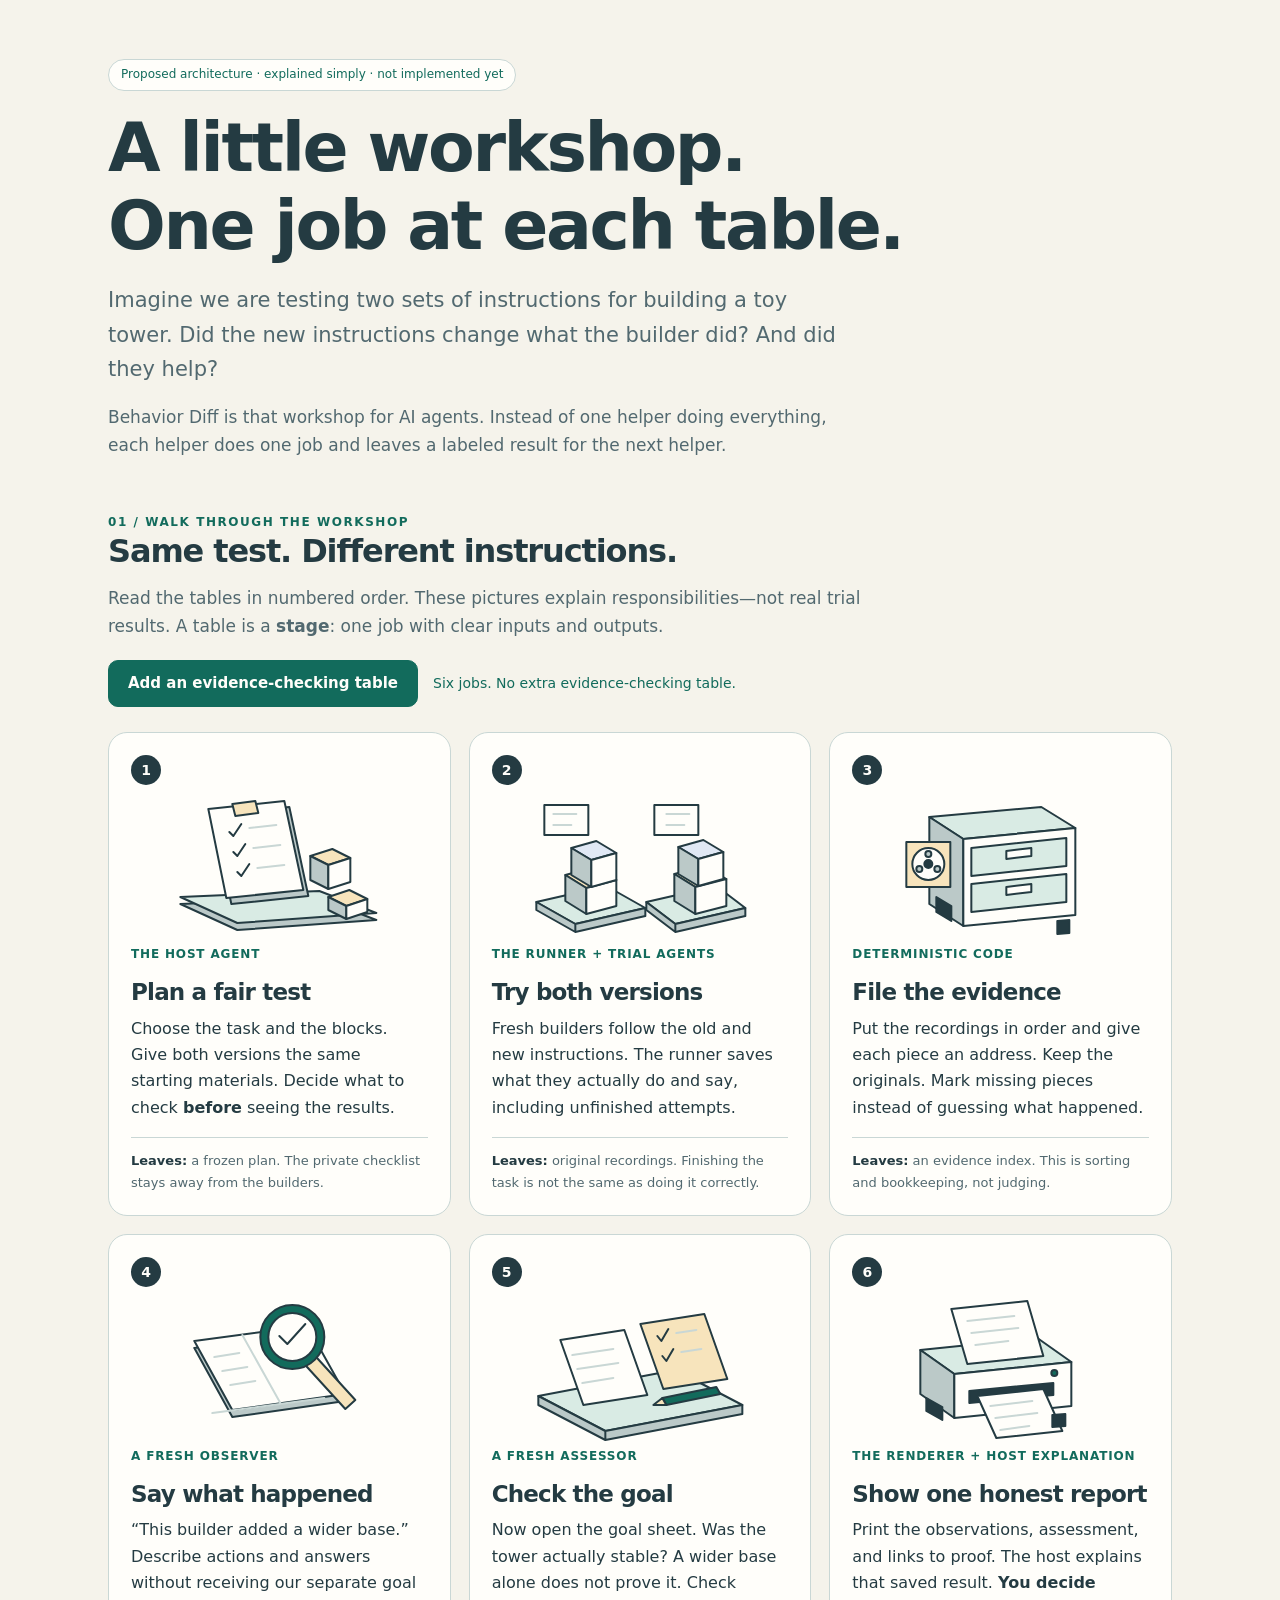
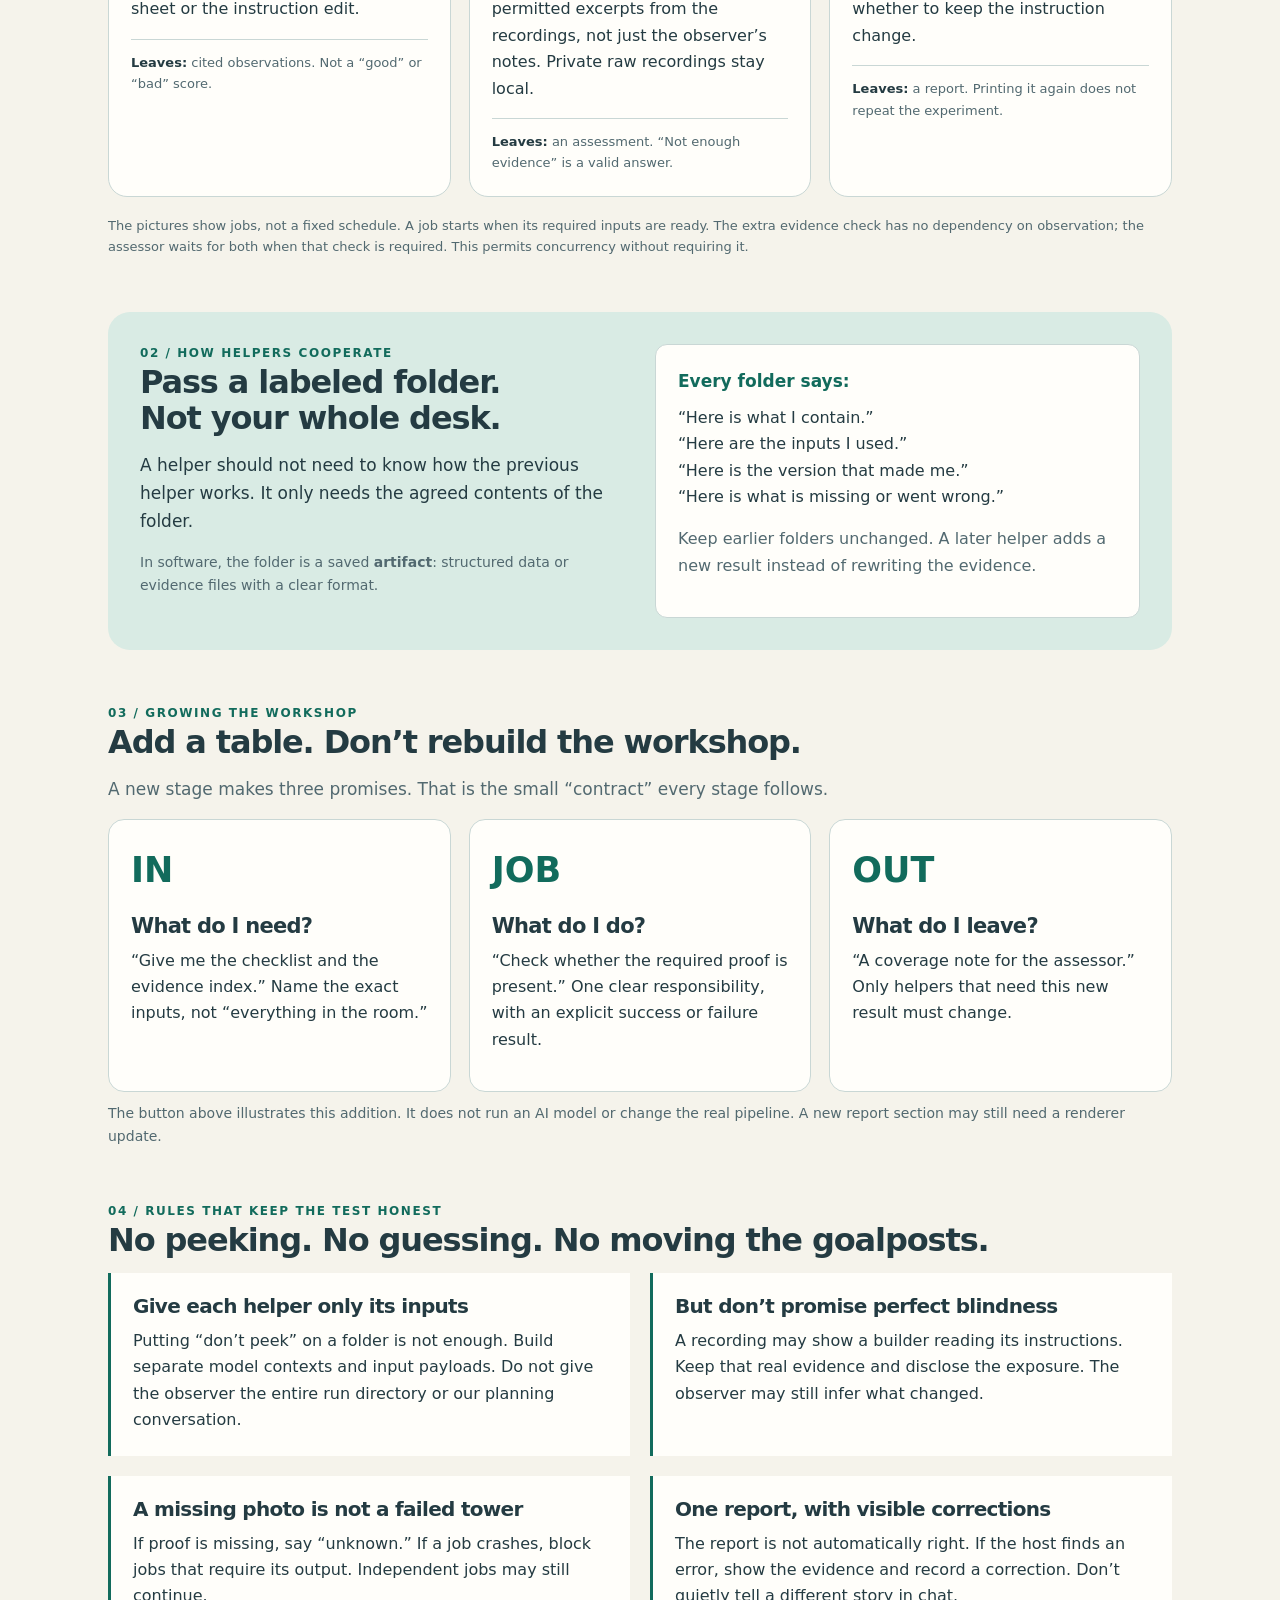
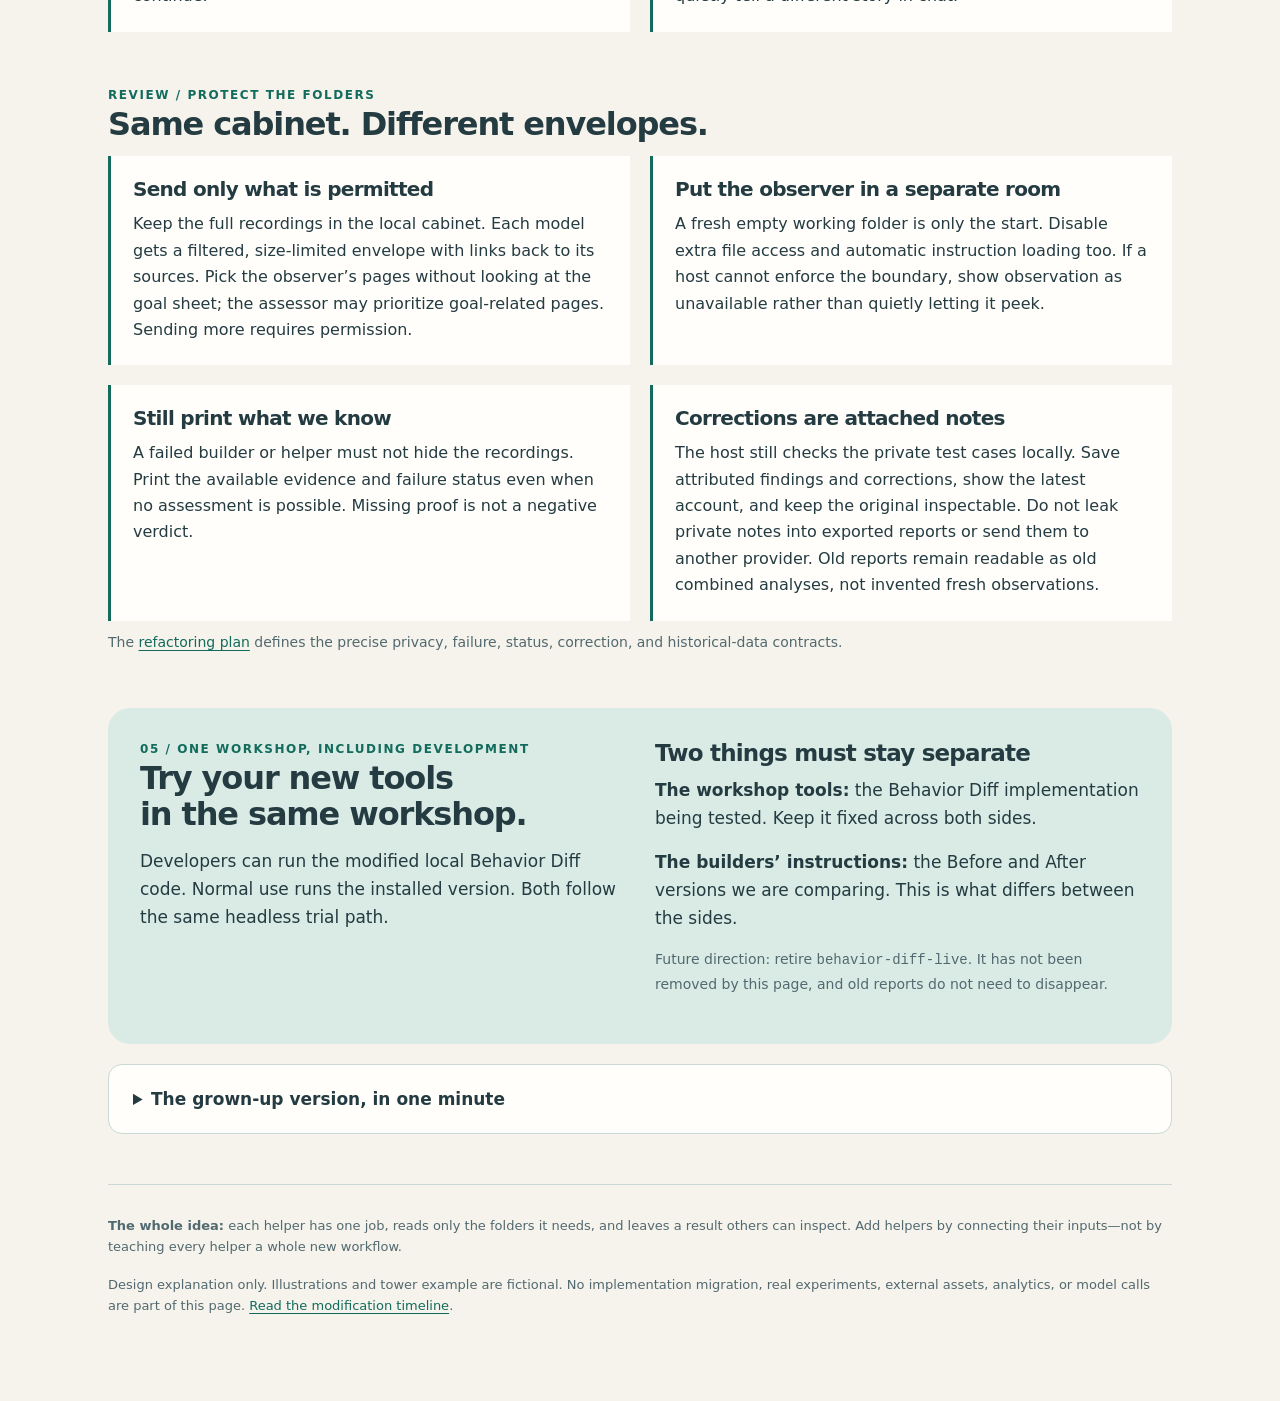
<file: docs/behavior-diff-design.html>
<!doctype html>
<html lang="en">
<head>
<meta charset="utf-8"><meta name="viewport" content="width=device-width, initial-scale=1">
<title>Behavior Diff — a little testing workshop</title>
<style>
:root{color-scheme:light;--fg:#243b42;--muted:#526970;--border:#c9d7d5;--surface:#fffefa;--accent:#126b5c;--success:#28785f;--warning:#a05a19;--error:#ac4545;--c1:#d9ebe4;--c2:#f7e4bc;--c3:#e0e8f4;--c4:#bbc9c8;--c5:#eef3f0;--c6:#c2dcd1}*{box-sizing:border-box}body{margin:0;color:var(--fg);background:#f5f3eb;font:17px/1.65 system-ui,-apple-system,sans-serif}main{max-width:1120px;margin:auto;padding:58px 28px 70px}h1,h2,h3{line-height:1.15;letter-spacing:-.035em}h1{font-size:clamp(38px,6vw,68px);max-width:800px;margin:18px 0}h2{font-size:32px;margin:0 0 14px}h3{font-size:23px;margin:14px 0 10px}p{margin:10px 0 16px}.eyebrow{font-size:12px;letter-spacing:.13em;font-weight:750;text-transform:uppercase;color:var(--accent)}.intro{max-width:740px;font-size:21px;color:var(--muted)}.badge{display:inline-block;border:1px solid var(--border);border-radius:30px;font-size:12px;padding:5px 12px;color:var(--accent);background:var(--surface)}section{margin-top:54px}.lead{max-width:760px;color:var(--muted)}.workshop{display:grid;grid-template-columns:repeat(3,1fr);gap:18px;margin-top:25px}.station{background:var(--surface);border:1px solid var(--border);border-radius:19px;padding:22px;position:relative}.station p{font-size:16px}.station svg{width:100%;height:160px;display:block}.number{display:flex;align-items:center;justify-content:center;width:30px;height:30px;background:var(--fg);color:var(--surface);border-radius:50%;font-size:14px;font-weight:700}.owner{font-size:12px;text-transform:uppercase;letter-spacing:.07em;color:var(--accent);font-weight:700}.output{font-size:13px!important;color:var(--muted);border-top:1px solid var(--border);padding-top:12px;margin-bottom:0}.output strong{color:var(--fg)}.note{font-size:14px;color:var(--muted)}.wide{background:var(--c1);padding:32px;border-radius:22px;display:grid;grid-template-columns:1fr 1fr;gap:30px}.wide h3{margin-top:0}.paper{background:var(--surface);padding:22px;border:1px solid var(--border);border-radius:12px}.paper p{font-size:16px}.paper strong{color:var(--accent)}.split{display:grid;grid-template-columns:1fr 1fr;gap:20px}.rule{padding:22px;border-left:3px solid var(--accent);background:var(--surface)}.rule h3{font-size:20px;margin-top:0}.rule p{font-size:16px;margin-bottom:0}button{border:1px solid var(--accent);color:var(--surface);background:var(--accent);font:650 15px/1.3 system-ui;padding:13px 19px;border-radius:10px;cursor:pointer}button:hover{filter:brightness(.92)}button:focus-visible,a:focus-visible,summary:focus-visible{outline:3px solid var(--warning);outline-offset:4px}.controls{display:flex;gap:15px;align-items:center;flex-wrap:wrap;margin-top:20px}.controls p{margin:0}.extension{border:2px dashed var(--accent);background:var(--c5)}[hidden]{display:none!important}.readout{font-size:14px;color:var(--accent)}.contracts{display:grid;grid-template-columns:repeat(3,1fr);gap:18px}.contract{border:1px solid var(--border);border-radius:16px;background:var(--surface);padding:22px}.contract .large{font-size:35px;color:var(--accent);font-weight:800}.contract h3{font-size:21px}.contract p{font-size:16px}.diagram-key{font-size:13px;color:var(--muted);margin-top:18px}details{background:var(--surface);border:1px solid var(--border);border-radius:14px;margin-top:20px;padding:20px 24px}summary{cursor:pointer;font-weight:700}details li{margin:12px 0}a{color:var(--accent);text-underline-offset:3px}footer{margin-top:50px;border-top:1px solid var(--border);padding-top:20px;font-size:13px;color:var(--muted)}svg .ink{stroke:var(--fg);stroke-width:2;stroke-linecap:round;stroke-linejoin:round}svg .paperfill{fill:var(--surface)}svg .green{fill:var(--c1)}svg .shade{fill:var(--c4)}svg .gold{fill:var(--c2)}svg .blue{fill:var(--c3)}svg .dark{fill:var(--fg)}svg .accent{fill:var(--accent)}svg .none{fill:none}svg .faint{stroke:var(--border)}@media(max-width:780px){.workshop{grid-template-columns:repeat(2,1fr)}.wide,.split{grid-template-columns:1fr}.contracts{grid-template-columns:1fr}}@media(max-width:480px){main{padding:30px 18px}.workshop{grid-template-columns:1fr}.station{padding:22px}.station svg{height:170px}.wide{padding:23px}h2{font-size:28px}section{margin-top:38px}}@media print{button{display:none}.station,.rule,.contract{break-inside:avoid}body{background:white}main{padding:0}}
</style>
</head>
<body><main>
<header><span class="badge">Proposed architecture · explained simply · not implemented yet</span><h1>A little workshop.<br>One job at each table.</h1><p class="intro">Imagine we are testing two sets of instructions for building a toy tower. Did the new instructions change what the builder did? And did they help?</p><p class="lead">Behavior Diff is that workshop for AI agents. Instead of one helper doing everything, each helper does one job and leaves a labeled result for the next helper.</p></header>
<section aria-labelledby="journey-title"><div class="eyebrow">01 / Walk through the workshop</div><h2 id="journey-title">Same test. Different instructions.</h2><p class="lead">Read the tables in numbered order. These pictures explain responsibilities—not real trial results. A table is a <strong>stage</strong>: one job with clear inputs and outputs.</p>
<div class="controls"><button id="add-stage" type="button" aria-pressed="false" aria-controls="coverage">Add an evidence-checking table</button><p class="readout" id="stage-status" role="status" aria-live="polite">Six jobs. No extra evidence-checking table.</p></div>
<div class="workshop">
<article class="station"><span class="number">1</span>
<svg viewBox="0 0 240 160" role="img" aria-label="A clipboard with a checklist and matching sets of toy blocks"><g class="ink"><path d="M21 119 160 113 217 135 78 145Z" class="shade"/><path d="M21 112 160 106 217 128 78 138Z" class="green"/><path d="M54 30 130 22 149 111 72 119Z" class="shade"/><path d="M49 24 125 16 144 105 67 113Z" class="paperfill"/><path d="M73 19 96 16 99 28 76 31Z" class="gold"/><path d="m70 47 4 4 8-12m-8 28 4 4 8-12m-8 28 4 4 8-12" class="none"/><path d="m90 43 27-3m-23 23 27-3m-23 23 27-3" class="none faint"/><path d="m151 71 22-7 18 9-22 7Z" class="gold"/><path d="m151 71 18 9v24l-18-9Z" class="shade"/><path d="m169 80 22-7v24l-22 7Z" class="paperfill"/><path d="m169 112 21-7 18 9-21 7Z" class="gold"/><path d="m169 112 18 9v13l-18-9Z" class="shade"/><path d="m187 121 21-7v13l-21 7Z" class="paperfill"/></g></svg>
<div class="owner">The host agent</div><h3>Plan a fair test</h3><p>Choose the task and the blocks. Give both versions the same starting materials. Decide what to check <strong>before</strong> seeing the results.</p><p class="output"><strong>Leaves:</strong> a frozen plan. The private checklist stays away from the builders.</p></article>
<article class="station"><span class="number">2</span>
<svg viewBox="0 0 240 160" role="img" aria-label="Two toy towers on matching test benches, with old and new instruction sheets"><g class="ink"><path d="m16 117 70-16 39 22-70 16Z" class="green"/><path d="m16 117 39 22v8l-39-22Zm39 22 70-16v8l-70 16Z" class="shade"/><path d="m126 117 70-16 29 22-70 16Z" class="green"/><path d="m126 117 29 22v8l-29-22Zm29 22 70-16v8l-70 16Z" class="shade"/><path d="m45 90 30-8 21 13-30 8Z" class="gold"/><path d="m45 90 21 13v26l-21-13Z" class="shade"/><path d="m66 103 30-8v26l-30 8Z" class="paperfill"/><path d="m51 63 25-7 20 12-25 7Z" class="blue"/><path d="m51 63 20 12v27l-20-12Z" class="shade"/><path d="m71 75 25-7v27l-25 7Z" class="paperfill"/><path d="m154 89 31-8 21 13-31 8Z" class="gold"/><path d="m154 89 21 13v27l-21-13Z" class="shade"/><path d="m175 102 31-8v27l-31 8Z" class="paperfill"/><path d="m158 62 25-7 20 12-25 7Z" class="blue"/><path d="m158 62 20 12v27l-20-12Z" class="shade"/><path d="m178 74 25-7v27l-25 7Z" class="paperfill"/><path d="M24 20h44v30H24Zm110 0h44v30h-44Z" class="paperfill"/><path d="M33 29h23m-23 11h18m95-11h23m-23 11h18" class="none faint"/></g></svg>
<div class="owner">The runner + trial agents</div><h3>Try both versions</h3><p>Fresh builders follow the old and new instructions. The runner saves what they actually do and say, including unfinished attempts.</p><p class="output"><strong>Leaves:</strong> original recordings. Finishing the task is not the same as doing it correctly.</p></article>
<article class="station"><span class="number">3</span>
<svg viewBox="0 0 240 160" role="img" aria-label="An evidence cabinet with filed pages and an original recording reel"><g class="ink"><path d="m49 32 112-10 34 21-112 11Z" class="green"/><path d="m49 32 34 22v87l-34-22Z" class="shade"/><path d="m83 54 112-11v87L83 141Z" class="paperfill"/><path d="m91 63 95-10v28l-95 10Zm0 36 95-10v28l-95 10Z" class="green"/><path d="m126 66 25-3v8l-25 3Zm0 36 25-3v8l-25 3Z" class="paperfill"/><path d="m56 112 15 9v15l-15-9Zm121 24 12-1v13l-12 1Z" class="dark"/><path d="M26 57h44v45H26Z" class="gold"/><circle cx="48" cy="79" r="16" class="paperfill"/><circle cx="48" cy="79" r="4" class="dark"/><circle cx="48" cy="69" r="3" class="shade"/><circle cx="39" cy="84" r="3" class="shade"/><circle cx="57" cy="84" r="3" class="shade"/></g></svg>
<div class="owner">Deterministic code</div><h3>File the evidence</h3><p>Put the recordings in order and give each piece an address. Keep the originals. Mark missing pieces instead of guessing what happened.</p><p class="output"><strong>Leaves:</strong> an evidence index. This is sorting and bookkeeping, not judging.</p></article>
<article class="station"><span class="number">4</span>
<svg viewBox="0 0 240 160" role="img" aria-label="A magnifying glass inspecting a notebook of observations"><g class="ink"><path d="m35 61 113-15 38 68-113 16Z" class="shade"/><path d="m35 54 113-15 38 68-113 16Z" class="paperfill"/><path d="m83 48 38 68" class="none faint"/><path d="m55 70 25-4m-17 18 25-4m-17 18 25-4m36-41 20-3m-12 17 20-3" class="none faint"/><path d="m155 68 41 45-10 9-41-45Z" class="gold"/><circle cx="133" cy="50" r="32" class="accent"/><circle cx="133" cy="50" r="24" class="paperfill"/><path d="m120 49 8 8 18-20" class="none"/><path d="m53 126 112-15" class="none faint"/></g></svg>
<div class="owner">A fresh observer</div><h3>Say what happened</h3><p>“This builder added a wider base.” Describe actions and answers without receiving our separate goal sheet or the instruction edit.</p><p class="output"><strong>Leaves:</strong> cited observations. Not a “good” or “bad” score.</p></article>
<article class="station extension" id="coverage" hidden><span class="number">+</span>
<svg viewBox="0 0 240 160" role="img" aria-label="An extra inspection clipboard that checks whether evidence is missing"><g class="ink"><path d="m47 39 110-12 28 101-110 12Z" class="shade"/><path d="m42 32 110-12 28 101-110 12Z" class="paperfill"/><path d="m78 25 40-4 4 16-40 4Z" class="gold"/><path d="m69 60 6 6 9-15m-8 36 6 6 9-15" class="none"/><path d="m95 57 42-5m-34 31 42-5" class="none faint"/><path d="m92 106 12-1m10-1 12-1m10-1 12-1" class="none"/><circle cx="184" cy="98" r="25" class="gold"/><path d="M184 85v17" class="none"/><circle cx="184" cy="110" r="1.5" class="dark"/></g></svg>
<div class="owner">Example future stage</div><h3>Check for missing proof</h3><p>“We wanted to check stability, but nobody recorded a stability test.” This helper checks whether the needed evidence is available.</p><p class="output"><strong>Needs:</strong> the frozen checklist + evidence index.<br><strong>Leaves:</strong> a coverage note for the assessor—not for the observer.</p></article>
<article class="station"><span class="number">5</span>
<svg viewBox="0 0 240 160" role="img" aria-label="An assessor's desk with an observation notebook and separate goal checklist"><g class="ink"><path d="m18 109 137-26 67 35-137 26Z" class="green"/><path d="m18 109 67 35v9l-67-35Zm67 35 137-26v9L85 153Z" class="shade"/><path d="m40 53 64-10 23 65-64 10Z" class="paperfill"/><path d="m120 37 64-10 23 65-64 10Z" class="gold"/><path d="m52 68 41-6m-36 20 41-6m-36 20 31-5" class="none faint"/><path d="m137 49 4 5 7-12m-6 27 4 5 7-12" class="none"/><path d="m156 46 20-3m-15 22 20-3" class="none faint"/><path d="m142 111 54-11 4 7-54 11Z" class="accent"/><path d="m142 111-9 7 13 0Z" class="gold"/></g></svg>
<div class="owner">A fresh assessor</div><h3>Check the goal</h3><p>Now open the goal sheet. Was the tower actually stable? A wider base alone does not prove it. Check permitted excerpts from the recordings, not just the observer’s notes. Private raw recordings stay local.</p><p class="output"><strong>Leaves:</strong> an assessment. “Not enough evidence” is a valid answer.</p></article>
<article class="station"><span class="number">6</span>
<svg viewBox="0 0 240 160" role="img" aria-label="A printer producing a report with observations and assessment on the same page"><g class="ink"><path d="m40 63 117-12 34 24-117 12Z" class="green"/><path d="m40 63 34 24v44l-34-24Z" class="shade"/><path d="m74 87 117-12v44l-117 12Z" class="paperfill"/><path d="m71 22 76-8 16 55-76 8Z" class="paperfill"/><path d="m87 34 47-5m-43 17 47-5m-43 17 33-4" class="none faint"/><path d="m89 104 84-8v12l-84 8Z" class="dark"/><path d="m97 109 66-7 19 42-66 7Z" class="paperfill"/><path d="m110 119 42-5m-37 17 42-5m-37 17 29-4" class="none faint"/><circle cx="174" cy="86" r="3" class="accent"/><path d="m46 111 16 9v13l-16-9Zm126 17 13-1v12l-13 1Z" class="dark"/></g></svg>
<div class="owner">The renderer + host explanation</div><h3>Show one honest report</h3><p>Print the observations, assessment, and links to proof. The host explains that saved result. <strong>You decide</strong> whether to keep the instruction change.</p><p class="output"><strong>Leaves:</strong> a report. Printing it again does not repeat the experiment.</p></article>
</div><p class="diagram-key">The pictures show jobs, not a fixed schedule. A job starts when its required inputs are ready. The extra evidence check has no dependency on observation; the assessor waits for both when that check is required. This permits concurrency without requiring it.</p></section>
<section class="wide" aria-labelledby="handoff-title"><div><div class="eyebrow">02 / How helpers cooperate</div><h2 id="handoff-title">Pass a labeled folder.<br>Not your whole desk.</h2><p>A helper should not need to know how the previous helper works. It only needs the agreed contents of the folder.</p><p class="note">In software, the folder is a saved <strong>artifact</strong>: structured data or evidence files with a clear format.</p></div><div class="paper"><strong>Every folder says:</strong><p>“Here is what I contain.”<br>“Here are the inputs I used.”<br>“Here is the version that made me.”<br>“Here is what is missing or went wrong.”</p><p class="note">Keep earlier folders unchanged. A later helper adds a new result instead of rewriting the evidence.</p></div></section>
<section aria-labelledby="extension-title"><div class="eyebrow">03 / Growing the workshop</div><h2 id="extension-title">Add a table. Don’t rebuild the workshop.</h2><p class="lead">A new stage makes three promises. That is the small “contract” every stage follows.</p><div class="contracts"><article class="contract"><div class="large">IN</div><h3>What do I need?</h3><p>“Give me the checklist and the evidence index.” Name the exact inputs, not “everything in the room.”</p></article><article class="contract"><div class="large">JOB</div><h3>What do I do?</h3><p>“Check whether the required proof is present.” One clear responsibility, with an explicit success or failure result.</p></article><article class="contract"><div class="large">OUT</div><h3>What do I leave?</h3><p>“A coverage note for the assessor.” Only helpers that need this new result must change.</p></article></div><p class="note">The button above illustrates this addition. It does not run an AI model or change the real pipeline. A new report section may still need a renderer update.</p></section>
<section aria-labelledby="rules-title"><div class="eyebrow">04 / Rules that keep the test honest</div><h2 id="rules-title">No peeking. No guessing. No moving the goalposts.</h2><div class="split"><article class="rule"><h3>Give each helper only its inputs</h3><p>Putting “don’t peek” on a folder is not enough. Build separate model contexts and input payloads. Do not give the observer the entire run directory or our planning conversation.</p></article><article class="rule"><h3>But don’t promise perfect blindness</h3><p>A recording may show a builder reading its instructions. Keep that real evidence and disclose the exposure. The observer may still infer what changed.</p></article><article class="rule"><h3>A missing photo is not a failed tower</h3><p>If proof is missing, say “unknown.” If a job crashes, block jobs that require its output. Independent jobs may still continue.</p></article><article class="rule"><h3>One report, with visible corrections</h3><p>The report is not automatically right. If the host finds an error, show the evidence and record a correction. Don’t quietly tell a different story in chat.</p></article></div></section>
<section aria-labelledby="review-title"><div class="eyebrow">Review / Protect the folders</div><h2 id="review-title">Same cabinet. Different envelopes.</h2><div class="split"><article class="rule"><h3>Send only what is permitted</h3><p>Keep the full recordings in the local cabinet. Each model gets a filtered, size-limited envelope with links back to its sources. Pick the observer’s pages without looking at the goal sheet; the assessor may prioritize goal-related pages. Sending more requires permission.</p></article><article class="rule"><h3>Put the observer in a separate room</h3><p>A fresh empty working folder is only the start. Disable extra file access and automatic instruction loading too. If a host cannot enforce the boundary, show observation as unavailable rather than quietly letting it peek.</p></article><article class="rule"><h3>Still print what we know</h3><p>A failed builder or helper must not hide the recordings. Print the available evidence and failure status even when no assessment is possible. Missing proof is not a negative verdict.</p></article><article class="rule"><h3>Corrections are attached notes</h3><p>The host still checks the private test cases locally. Save attributed findings and corrections, show the latest account, and keep the original inspectable. Do not leak private notes into exported reports or send them to another provider. Old reports remain readable as old combined analyses, not invented fresh observations.</p></article></div><p class="note">The <a href="behavior-diff-refactoring.html#review-contracts">refactoring plan</a> defines the precise privacy, failure, status, correction, and historical-data contracts.</p></section>
<section class="wide"><div><div class="eyebrow">05 / One workshop, including development</div><h2>Try your new tools<br>in the same workshop.</h2><p>Developers can run the modified local Behavior Diff code. Normal use runs the installed version. Both follow the same headless trial path.</p></div><div><h3>Two things must stay separate</h3><p><strong>The workshop tools:</strong> the Behavior Diff implementation being tested. Keep it fixed across both sides.</p><p><strong>The builders’ instructions:</strong> the Before and After versions we are comparing. This is what differs between the sides.</p><p class="note">Future direction: retire <code>behavior-diff-live</code>. It has not been removed by this page, and old reports do not need to disappear.</p></div></section>
<details><summary>The grown-up version, in one minute</summary><ul><li><strong>Keep:</strong> Bash/Python execution, fresh headless trials, agent-designed scenarios, frozen goals, original evidence, and deterministic rendering.</li><li><strong>Separate:</strong> observation from goal assessment, using distinct model contexts and explicit inputs—not merely prompt wording.</li><li><strong>Extend:</strong> an in-code registry names stages, input/output contracts, and dependencies. No general workflow framework is required.</li><li><strong>Validate:</strong> check artifact structure and references. Valid JSON cannot prove a model’s interpretation is correct.</li><li><strong>Record:</strong> stage completion, failure, skipping, and blocking separately from whether a tested goal was met.</li><li><strong>Cost:</strong> a separate observer and assessor adds a model stage compared with today’s single extraction call. Better speed or accuracy must be measured, not assumed.</li><li><strong>Not included automatically:</strong> new retries or provider fallbacks, caching, a plugin marketplace, or a user-facing workflow language. Preserve the existing Codex-to-Claude fallback only when it meets the same isolation rules and records the actual host/model.</li></ul></details>
<footer><p><strong>The whole idea:</strong> each helper has one job, reads only the folders it needs, and leaves a result others can inspect. Add helpers by connecting their inputs—not by teaching every helper a whole new workflow.</p><p>Design explanation only. Illustrations and tower example are fictional. No implementation migration, real experiments, external assets, analytics, or model calls are part of this page. <a href="behavior-diff-history.html">Read the modification timeline</a>.</p></footer>
</main>
<script>
const button = document.getElementById('add-stage');
const coverage = document.getElementById('coverage');
const status = document.getElementById('stage-status');
button.addEventListener('click', () => {
  const added = button.getAttribute('aria-pressed') !== 'true';
  button.setAttribute('aria-pressed', String(added));
  coverage.hidden = !added;
  button.textContent = added ? 'Remove the extra table' : 'Add an evidence-checking table';
  status.textContent = added ? 'Seven jobs. The new check feeds assessment; observation stays unchanged.' : 'Six jobs. No extra evidence-checking table.';
});
</script></body></html>
</file>
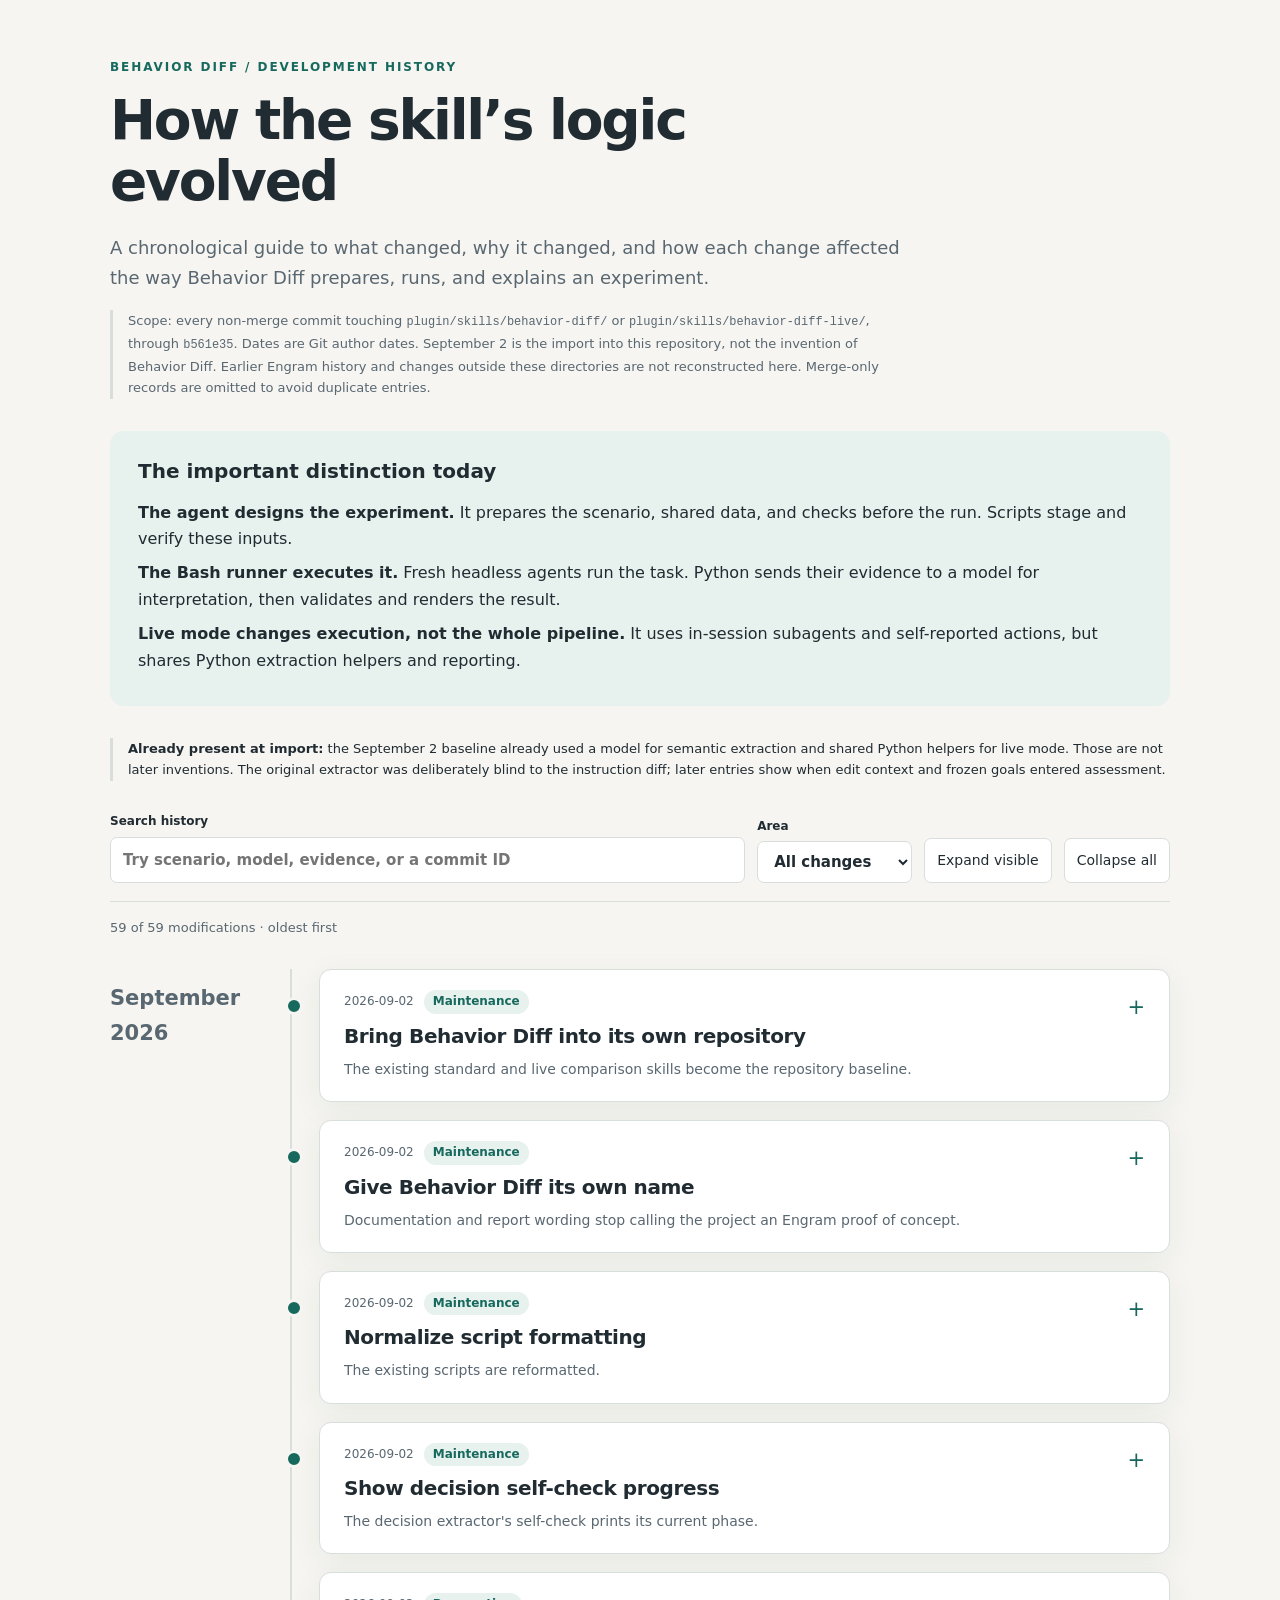
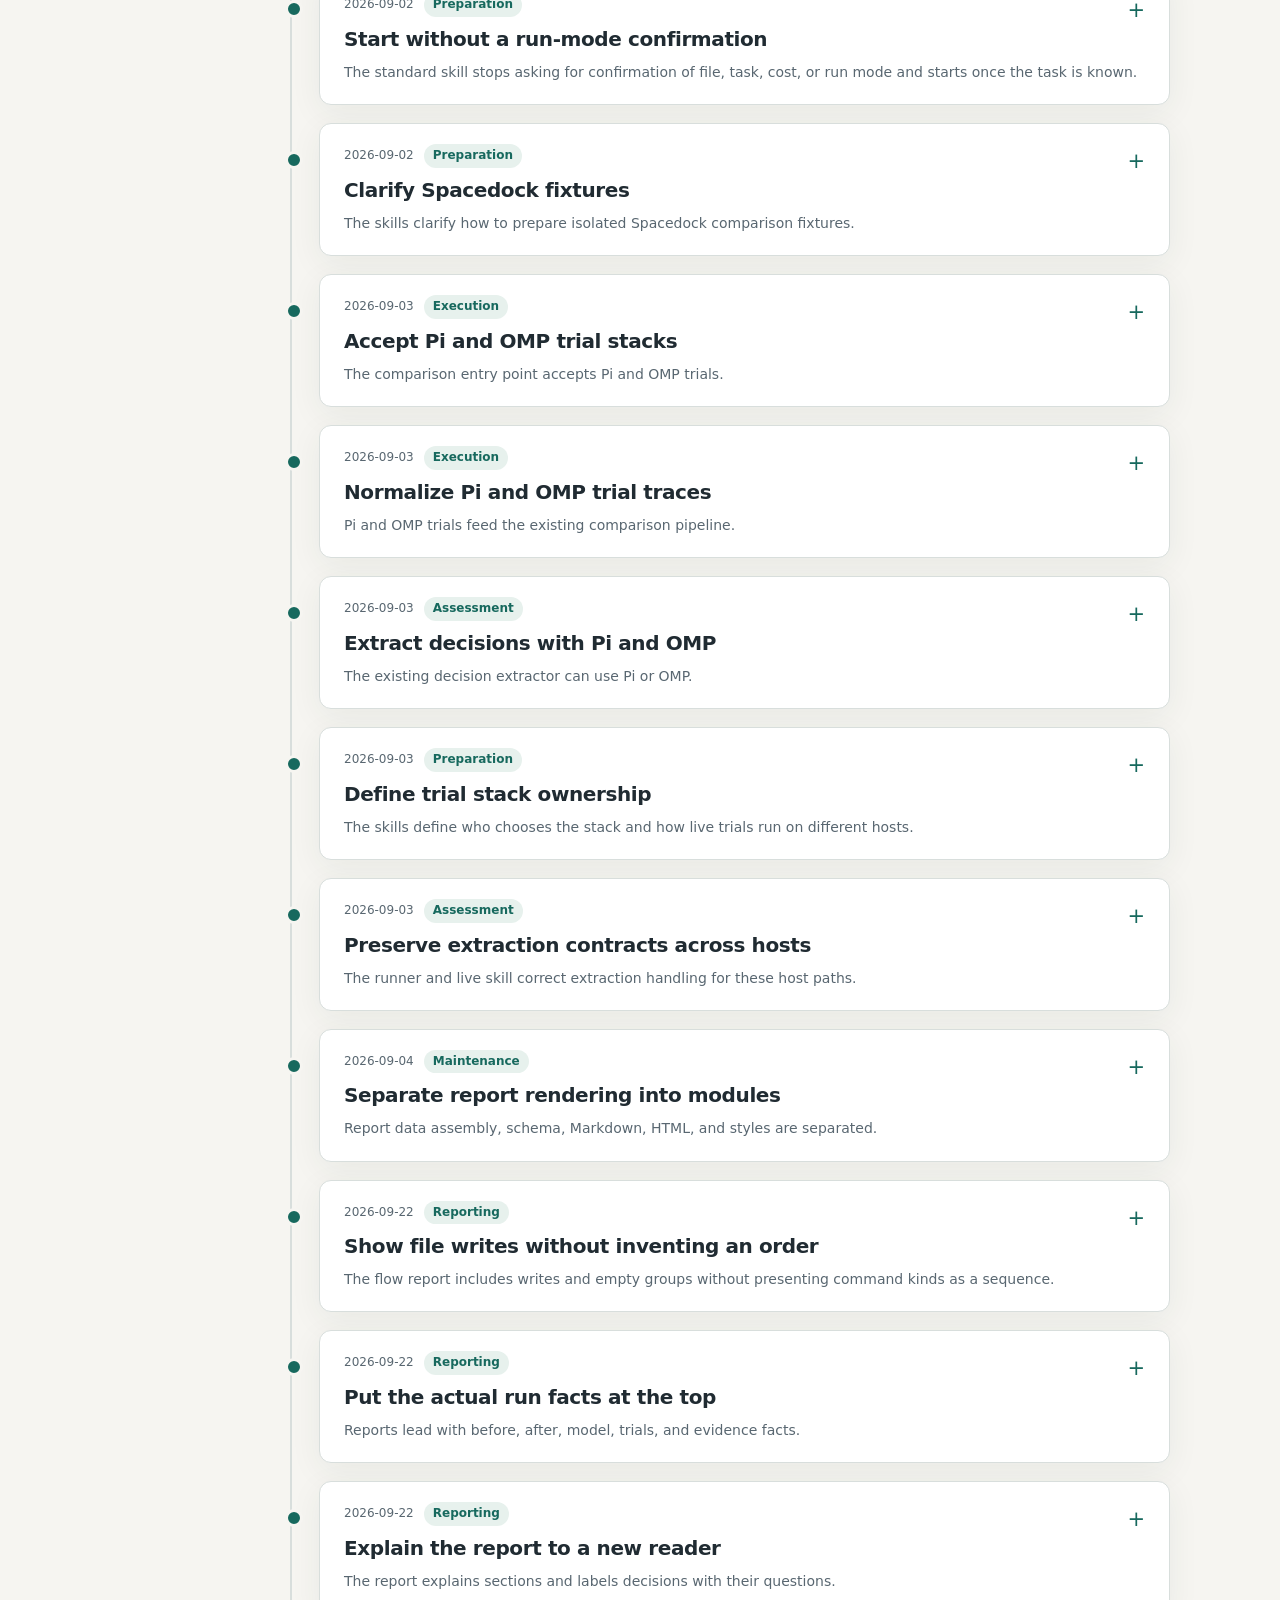
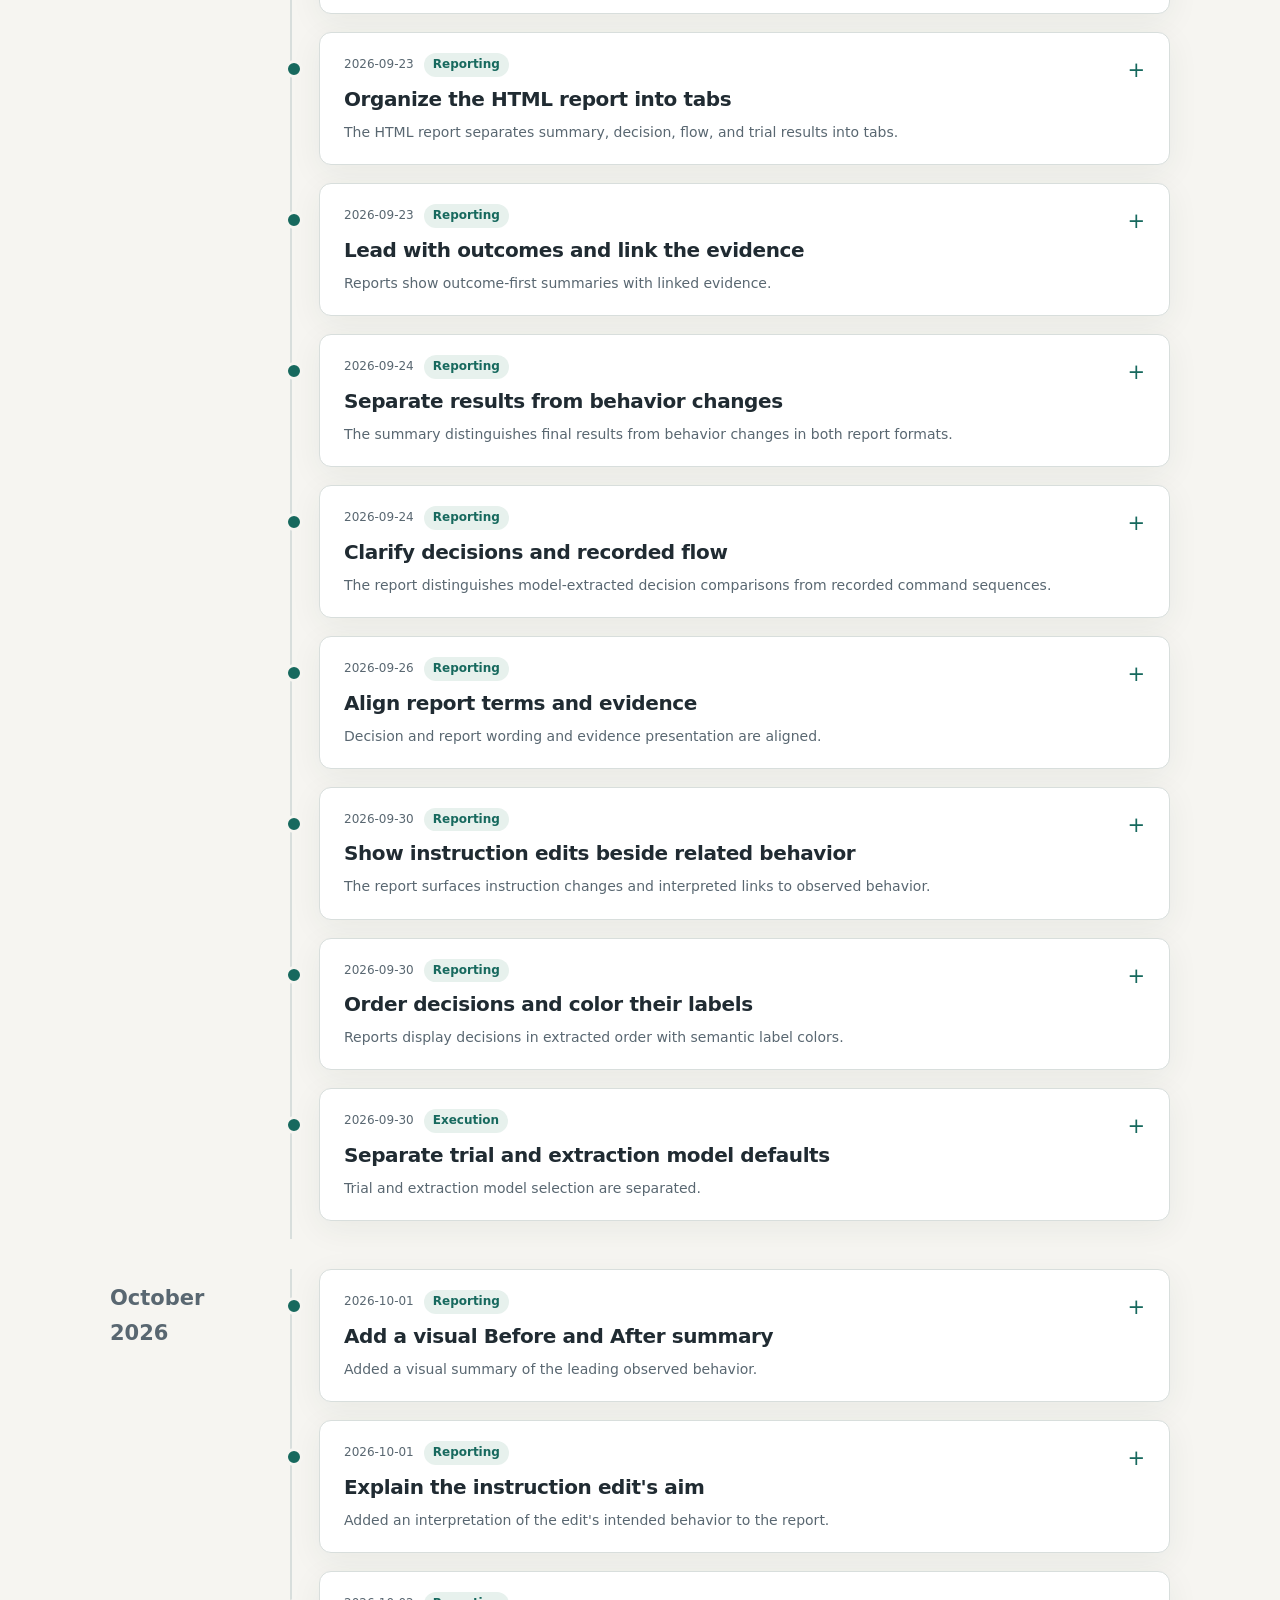
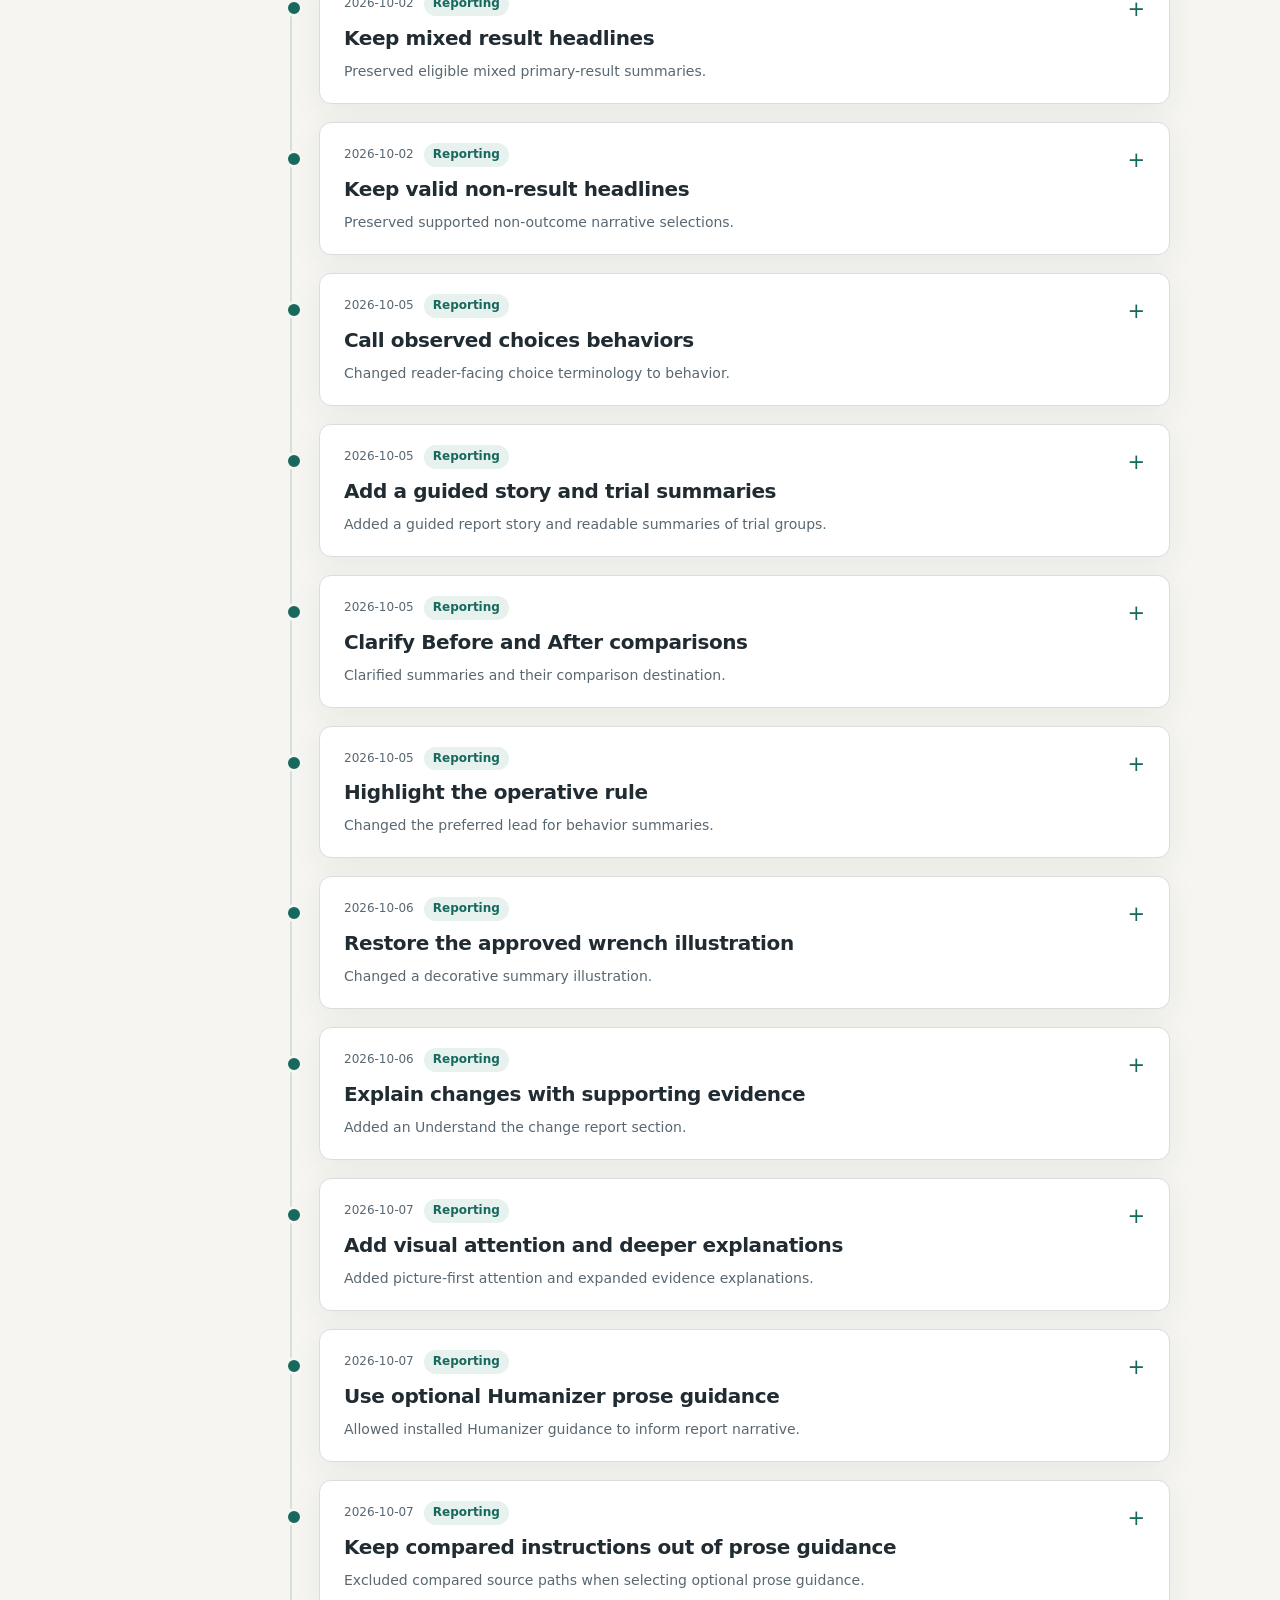
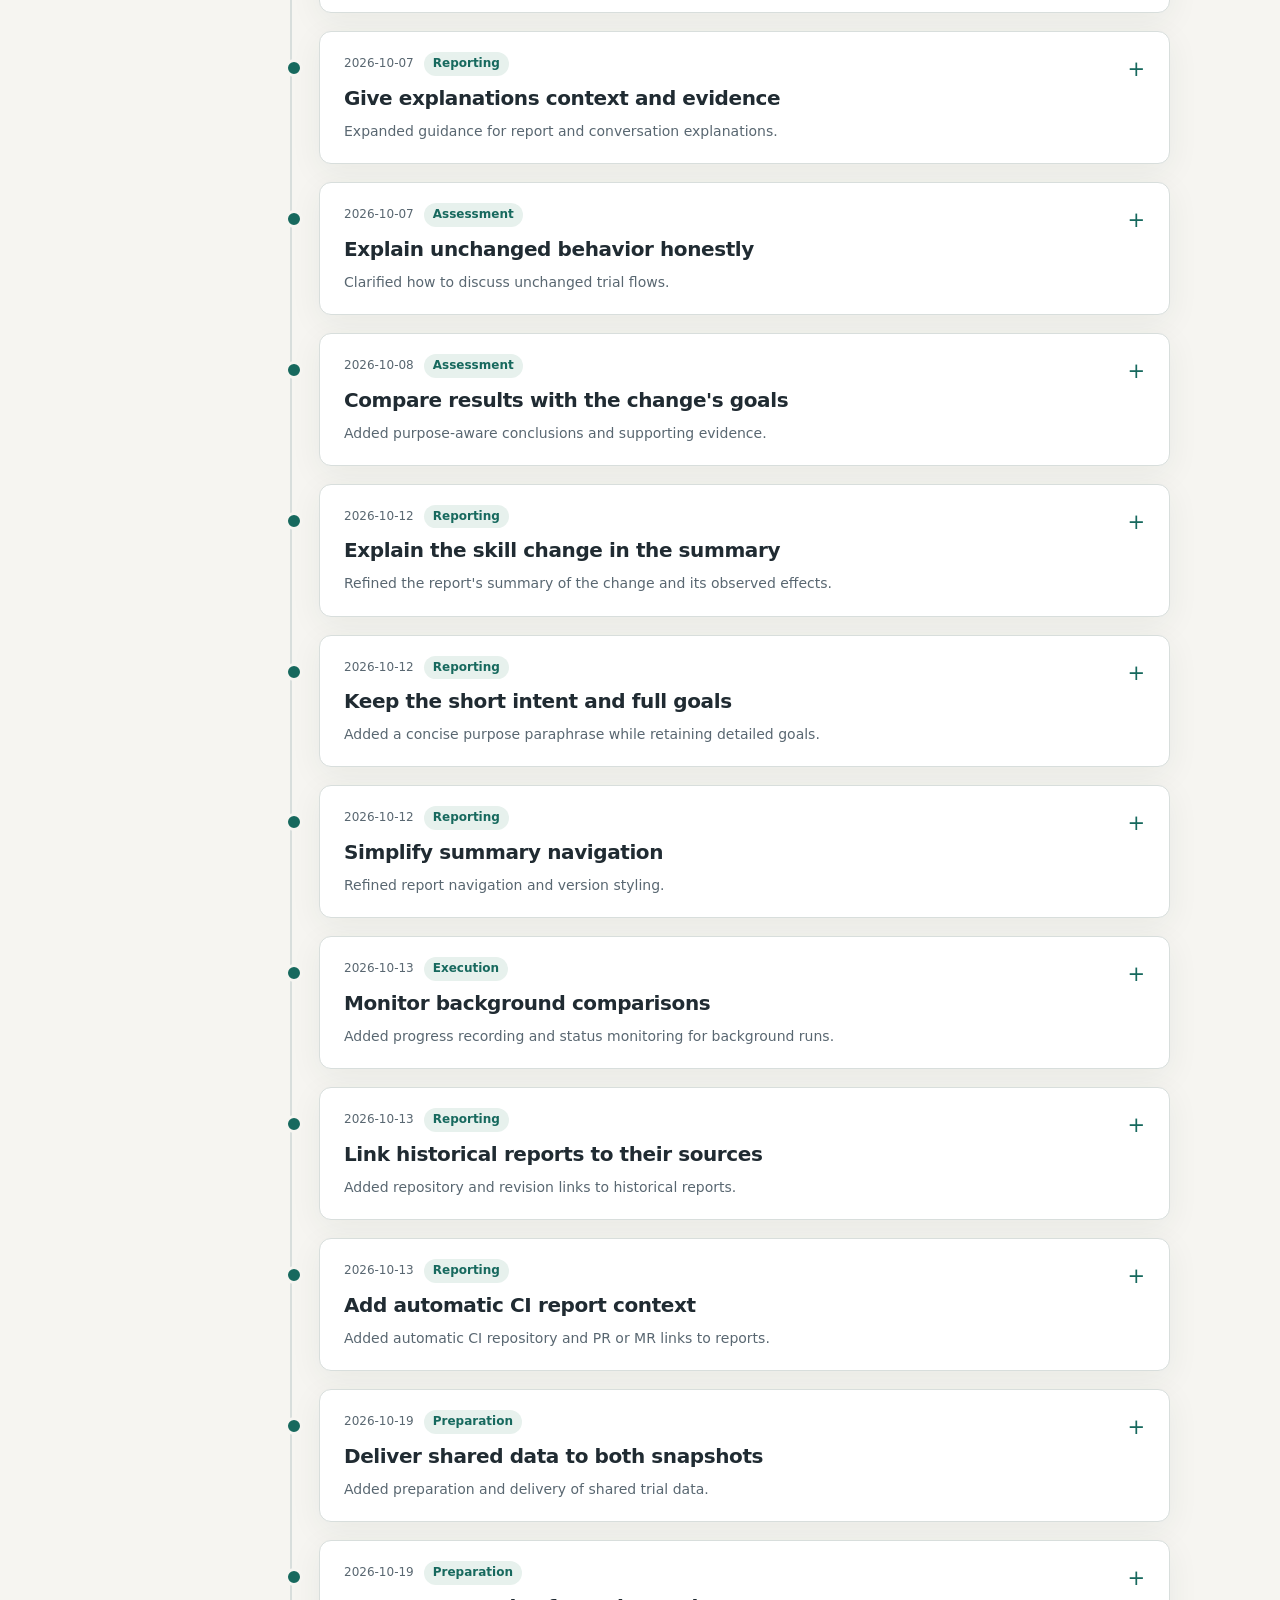
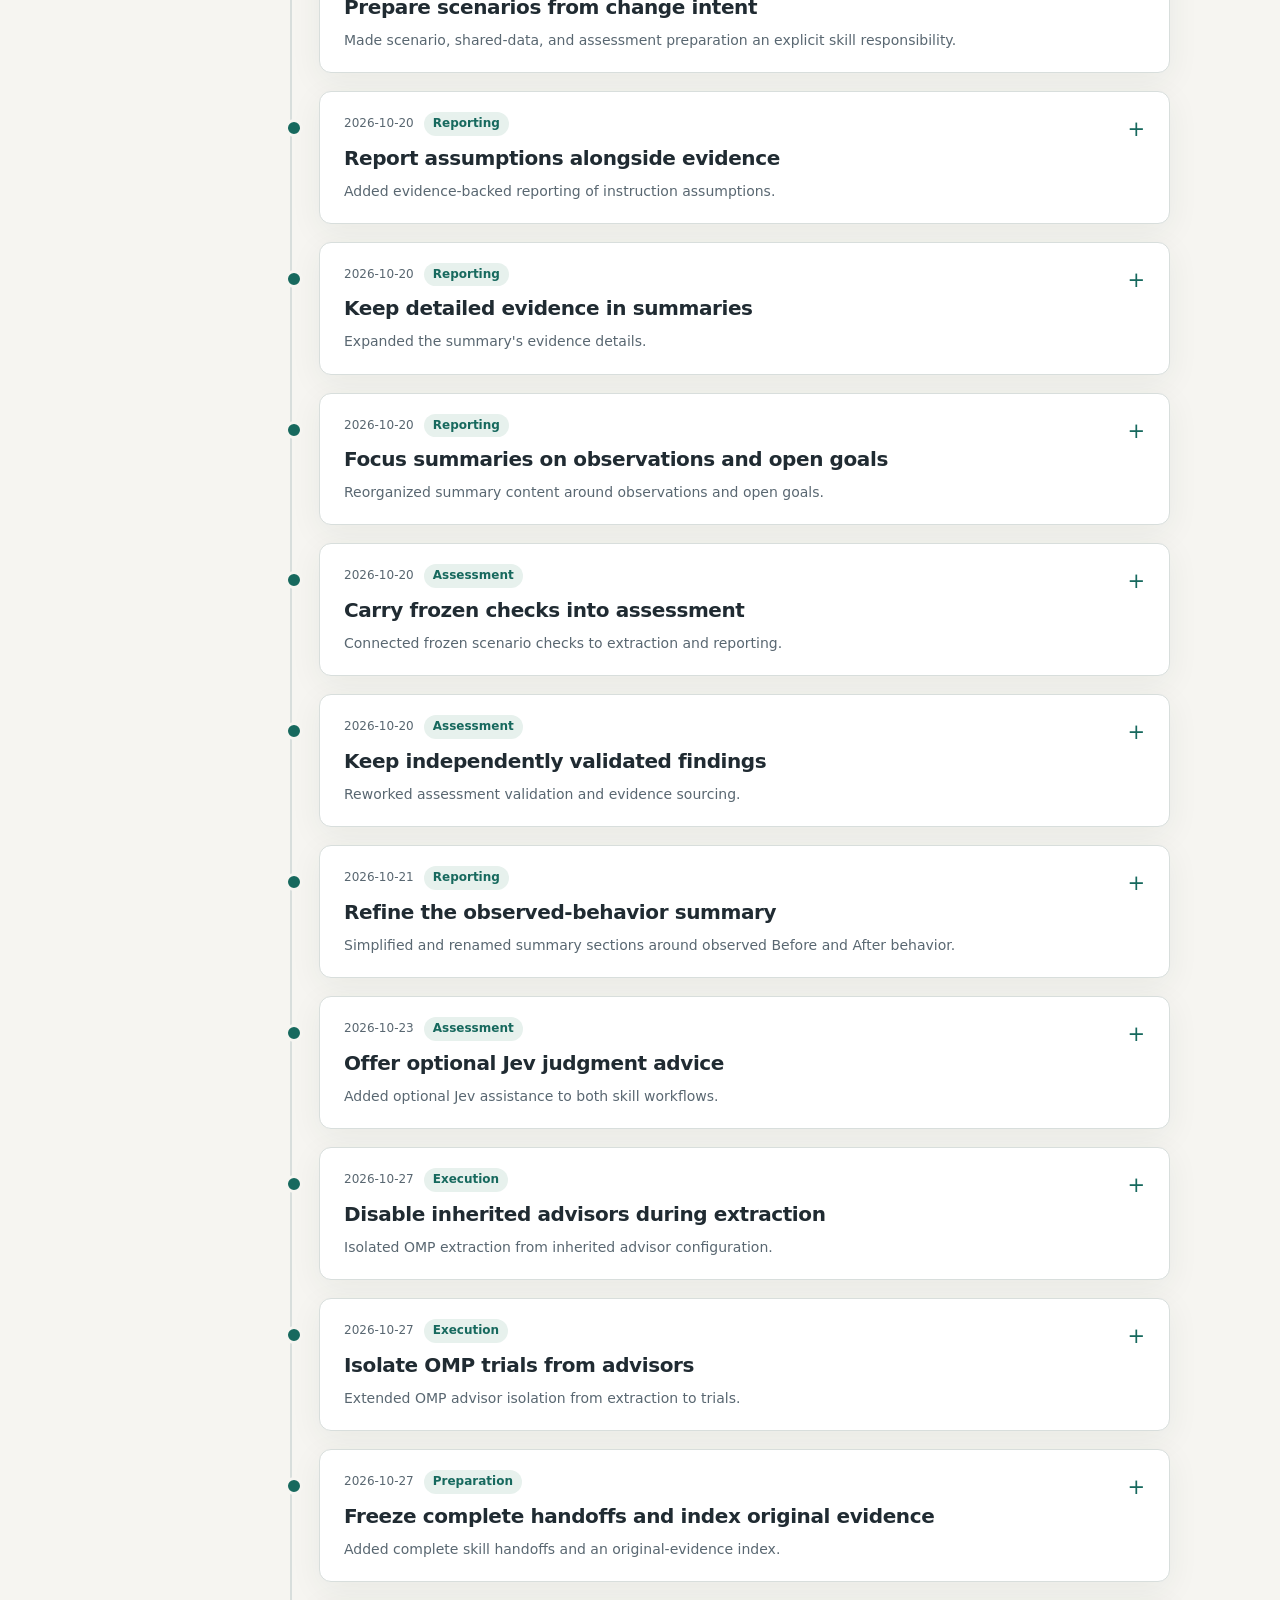
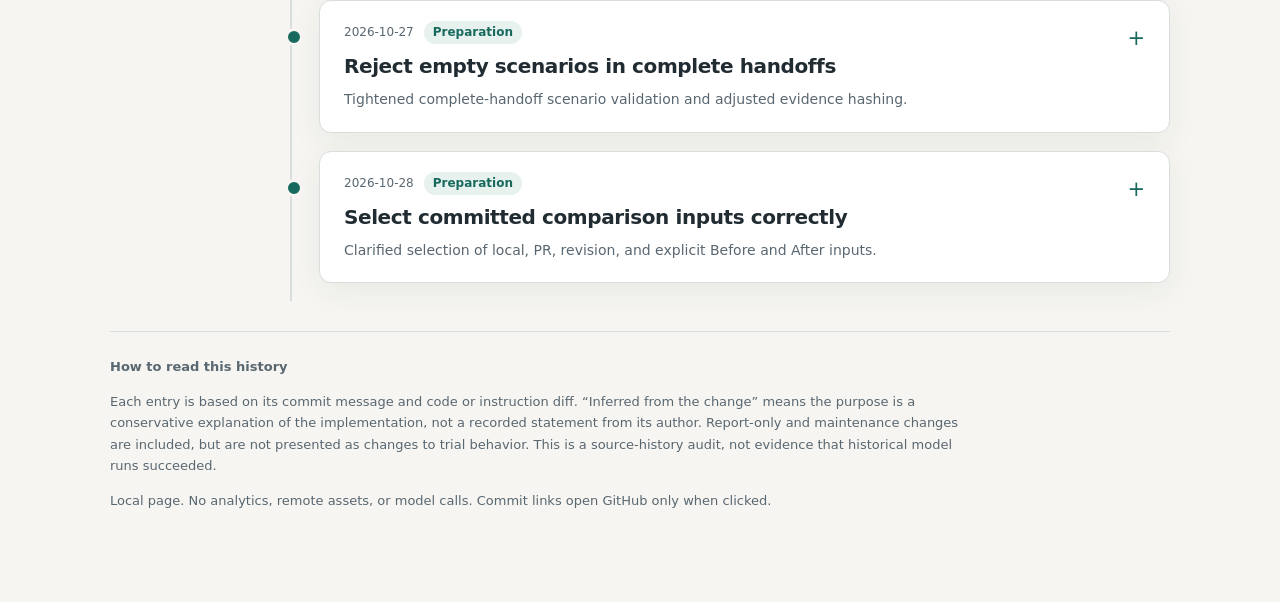
<file: docs/behavior-diff-history.html>
<!doctype html>
<html lang="en">
<head>
<meta charset="utf-8">
<meta name="viewport" content="width=device-width,initial-scale=1">
<title>Behavior Diff · How the logic evolved</title>
<style>
:root{color-scheme:light dark;--bg:#f6f5f1;--paper:#fff;--ink:#202b32;--muted:#596771;--line:#d8dedc;--accent:#17695e;--soft:#e7f1ed;--shadow:0 8px 32px #253c3510}*{box-sizing:border-box}body{margin:0;background:var(--bg);color:var(--ink);font:16px/1.65 system-ui,-apple-system,sans-serif}main{max-width:1120px;margin:auto;padding:58px 30px 80px}a{color:var(--accent);text-underline-offset:3px}a:focus-visible,button:focus-visible,input:focus-visible,select:focus-visible,summary:focus-visible{outline:3px solid var(--accent);outline-offset:4px}.eyebrow{text-transform:uppercase;letter-spacing:.16em;font-size:12px;font-weight:750;color:var(--accent)}h1{font-size:clamp(32px,5vw,55px);line-height:1.12;letter-spacing:-.04em;margin:12px 0 20px;max-width:800px}header>p{max-width:790px;color:var(--muted);font-size:18px}.scope{font-size:13px!important;border-left:3px solid var(--line);padding-left:15px}.overview{margin:32px 0;padding:24px 28px;background:var(--soft);border-radius:14px}.overview h2{font-size:20px;margin:0 0 12px}.overview p{margin:8px 0}.controls{display:flex;gap:12px;flex-wrap:wrap;padding:18px 0;align-items:end;border-bottom:1px solid var(--line)}label{display:flex;flex-direction:column;font-size:12px;font-weight:650;gap:5px}label.search{flex:1;min-width:220px}input,select,button{font:inherit;color:var(--ink);background:var(--paper);border:1px solid var(--line);border-radius:7px;padding:10px 12px}input,select{font-size:15px}button{cursor:pointer;font-size:14px}button:hover{border-color:var(--accent)}.results{font-size:13px;color:var(--muted);margin:15px 0 28px}.month{display:grid;grid-template-columns:150px 1fr;gap:30px;margin:30px 0}.month>h2{font-size:21px;margin:12px 0;color:var(--muted)}.entries{border-left:2px solid var(--line);padding-left:27px}.entry{position:relative;margin-bottom:18px;background:var(--paper);border:1px solid var(--line);border-radius:12px;box-shadow:var(--shadow);scroll-margin-top:20px}.entry:before{content:'';position:absolute;left:-35px;top:27px;width:12px;height:12px;border:3px solid var(--bg);border-radius:50%;background:var(--accent)}summary{cursor:pointer;list-style:none;padding:20px 24px}summary::-webkit-details-marker{display:none}.meta{display:flex;gap:10px;flex-wrap:wrap;align-items:center;color:var(--muted);font-size:12px}.tag{background:var(--soft);color:var(--accent);padding:2px 9px;border-radius:20px;font-weight:650}summary h3{font-size:20px;line-height:1.35;letter-spacing:-.02em;margin:9px 24px 8px 0}summary p{font-size:14px;color:var(--muted);margin:0}summary .toggle{float:right;color:var(--accent);font-size:21px}details[open] .toggle{transform:rotate(45deg)}.body{padding:0 24px 22px}.body dl{margin:0;border-top:1px solid var(--line);padding-top:17px}.body dt{font-size:12px;text-transform:uppercase;letter-spacing:.1em;color:var(--accent);font-weight:750;margin-top:14px}.body dd{margin:4px 0 0;font-size:15px}.inferred{font-size:11px;font-weight:500;text-transform:none;letter-spacing:0;color:var(--muted);margin-left:7px}.evidence{border-top:1px solid var(--line);margin-top:22px;padding-top:14px;font-size:12px;overflow-wrap:anywhere}.evidence ul{padding-left:18px;margin:9px 0 0;color:var(--muted)}.empty{padding:40px;text-align:center;color:var(--muted)}footer{border-top:1px solid var(--line);padding-top:24px;color:var(--muted);font-size:13px}footer p{max-width:850px}code{font-size:.92em} [hidden]{display:none!important}@media(max-width:650px){main{padding:30px 18px}.month{grid-template-columns:1fr;gap:8px}.month>h2{font-size:18px}.entries{margin-left:5px;padding-left:18px}.entry:before{left:-26px}summary{padding:18px}.body{padding:0 18px 18px}.overview{padding:20px}button{flex:1}}@media(prefers-color-scheme:dark){:root{--bg:#151d21;--paper:#1d282e;--ink:#e5eceb;--muted:#acbcbf;--line:#36464c;--accent:#91d4bc;--soft:#243d37;--shadow:none}}@media print{.controls,.toggle{display:none}main{padding:0;max-width:none}.entry{box-shadow:none;break-inside:avoid}.month{display:block}.entries{border:0;padding:0}.entry:before{display:none}body{background:white;color:black}a{color:inherit}}
</style>
<script src="behavior-diff-history-data.js" defer></script>
<script defer>
document.addEventListener('DOMContentLoaded',()=>{
 const data=window.behaviorDiffHistory;
 const list=document.querySelector('#timeline');
 if(!data){document.querySelector('#count').textContent='History data could not load. Keep the HTML and its companion JavaScript file together.';return;}
 const el=(tag,text,cls)=>{const n=document.createElement(tag);if(text!==undefined)n.textContent=text;if(cls)n.className=cls;return n};
 const months=new Map();
 for(const item of data.entries){
  const month=item.date.slice(0,7);
  if(!months.has(month)){const section=el('section',undefined,'month');section.append(el('h2',new Date(month+'-02T12:00:00Z').toLocaleDateString('en',{month:'long',year:'numeric',timeZone:'UTC'})));const entries=el('div',undefined,'entries');section.append(entries);list.append(section);months.set(month,{section,entries});}
  const card=el('details',undefined,'entry');card.id='commit-'+item.sha.slice(0,7);card.dataset.category=item.category;card.dataset.search=JSON.stringify(item).toLowerCase();
  const summary=el('summary');const meta=el('div',undefined,'meta');const date=el('time',item.date);date.dateTime=item.date;meta.append(date,el('span',item.category,'tag'));summary.append(el('span','+','toggle'),meta,el('h3',item.title),el('p',item.what));card.append(summary);
  const body=el('div',undefined,'body');const dl=el('dl');
  for(const [label,key] of [['Why','why'],['What changed','what'],['How it works','how'],['Effect on the skill’s role','role']]){const dt=el('dt',label);if(key==='why'&&item.whyBasis==='inferred')dt.append(el('span','Inferred from the change','inferred'));dl.append(dt,el('dd',item[key]));}body.append(dl);
  const evidence=el('div',undefined,'evidence');const link=el('a','View commit '+item.sha.slice(0,7)+' ↗');link.href=data.repository+'/commit/'+item.sha;link.target='_blank';link.rel='noopener noreferrer';evidence.append(link,document.createTextNode(' · '));const permalink=el('a','Link to this change');permalink.href='#'+card.id;evidence.append(permalink);const files=el('ul');for(const file of item.files)files.append(el('li',file));evidence.append(files);body.append(evidence);card.append(body);months.get(month).entries.append(card);
 }
 const search=document.querySelector('#search'),category=document.querySelector('#category');
 const apply=()=>{let n=0;for(const card of list.querySelectorAll('.entry')){card.hidden=!(card.dataset.search.includes(search.value.trim().toLowerCase())&&(!category.value||card.dataset.category===category.value));if(!card.hidden)n++;}for(const {section,entries} of months.values())section.hidden=![...entries.children].some(x=>!x.hidden);document.querySelector('#count').textContent=n+' of '+data.entries.length+' modifications · oldest first';document.querySelector('#empty').hidden=n!==0;};
 search.addEventListener('input',apply);category.addEventListener('change',apply);
 document.querySelector('#expand').addEventListener('click',()=>list.querySelectorAll('.entry:not([hidden])').forEach(x=>x.open=true));document.querySelector('#collapse').addEventListener('click',()=>list.querySelectorAll('.entry').forEach(x=>x.open=false));
 const reveal=()=>{const card=document.getElementById(location.hash.slice(1));if(card?.classList.contains('entry')){search.value='';category.value='';apply();card.open=true;card.scrollIntoView();}};window.addEventListener('hashchange',reveal);
 document.querySelector('#revision').textContent=data.head.slice(0,7);apply();reveal();
});
</script>
</head>
<body><main>
<header><div class="eyebrow">Behavior Diff / Development history</div><h1>How the skill’s logic evolved</h1><p>A chronological guide to what changed, why it changed, and how each change affected the way Behavior Diff prepares, runs, and explains an experiment.</p><p class="scope">Scope: every non-merge commit touching <code>plugin/skills/behavior-diff/</code> or <code>plugin/skills/behavior-diff-live/</code>, through <code id="revision"></code>. Dates are Git author dates. September 2 is the import into this repository, not the invention of Behavior Diff. Earlier Engram history and changes outside these directories are not reconstructed here. Merge-only records are omitted to avoid duplicate entries.</p></header>
<section class="overview" aria-labelledby="takeaway"><h2 id="takeaway">The important distinction today</h2><p><strong>The agent designs the experiment.</strong> It prepares the scenario, shared data, and checks before the run. Scripts stage and verify these inputs.</p><p><strong>The Bash runner executes it.</strong> Fresh headless agents run the task. Python sends their evidence to a model for interpretation, then validates and renders the result.</p><p><strong>Live mode changes execution, not the whole pipeline.</strong> It uses in-session subagents and self-reported actions, but shares Python extraction helpers and reporting.</p></section>
<p class="scope"><strong>Already present at import:</strong> the September 2 baseline already used a model for semantic extraction and shared Python helpers for live mode. Those are not later inventions. The original extractor was deliberately blind to the instruction diff; later entries show when edit context and frozen goals entered assessment.</p>
<section aria-label="Timeline filters" class="controls"><label class="search">Search history<input id="search" type="search" placeholder="Try scenario, model, evidence, or a commit ID"></label><label>Area<select id="category"><option value="">All changes</option><option>Preparation</option><option>Execution</option><option>Assessment</option><option>Reporting</option><option>Maintenance</option></select></label><button id="expand" type="button">Expand visible</button><button id="collapse" type="button">Collapse all</button></section>
<p class="results" id="count" role="status" aria-live="polite">Loading history…</p><div id="timeline"></div><p class="empty" id="empty" hidden>No matching changes. Try another word or choose “All changes”.</p><noscript>This timeline needs JavaScript enabled. Its companion data file contains the full history as readable text.</noscript>
<footer><strong>How to read this history</strong><p>Each entry is based on its commit message and code or instruction diff. “Inferred from the change” means the purpose is a conservative explanation of the implementation, not a recorded statement from its author. Report-only and maintenance changes are included, but are not presented as changes to trial behavior. This is a source-history audit, not evidence that historical model runs succeeded.</p><p>Local page. No analytics, remote assets, or model calls. Commit links open GitHub only when clicked.</p></footer>
</main></body></html>
</file>
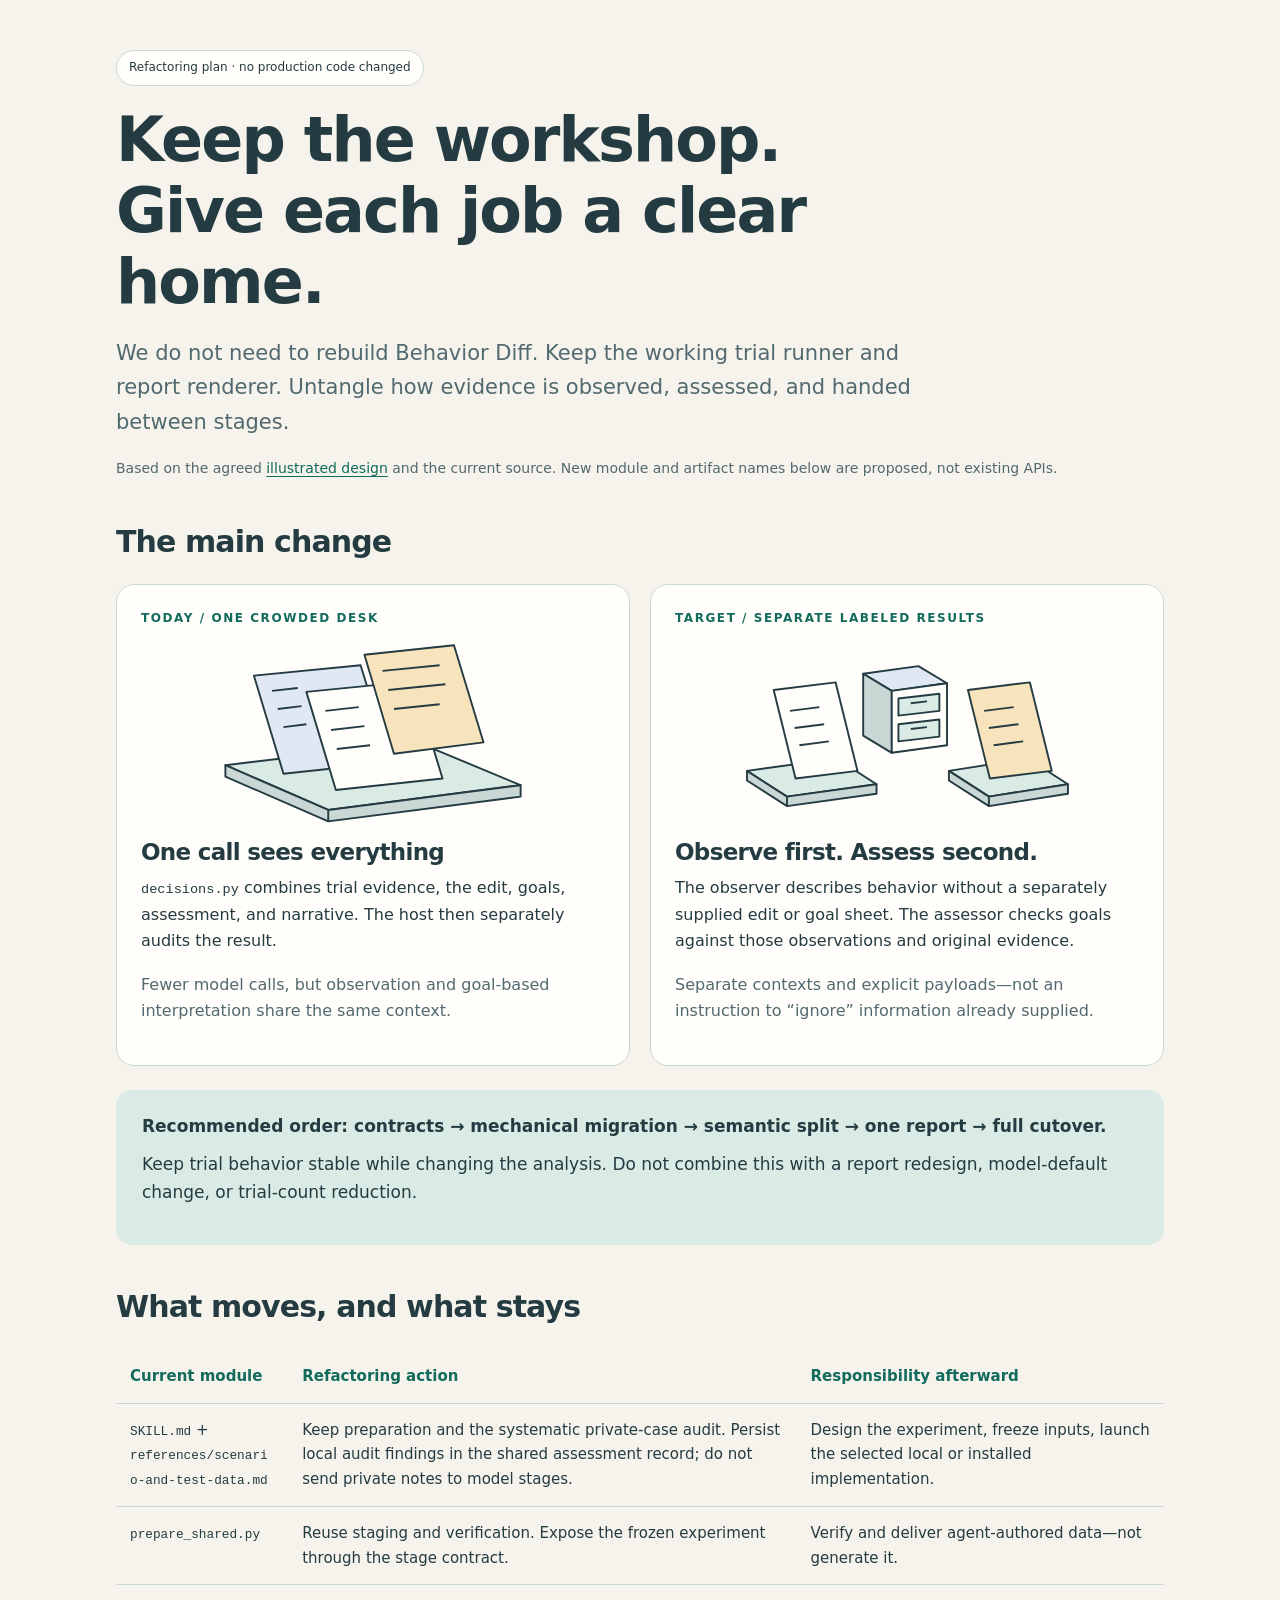
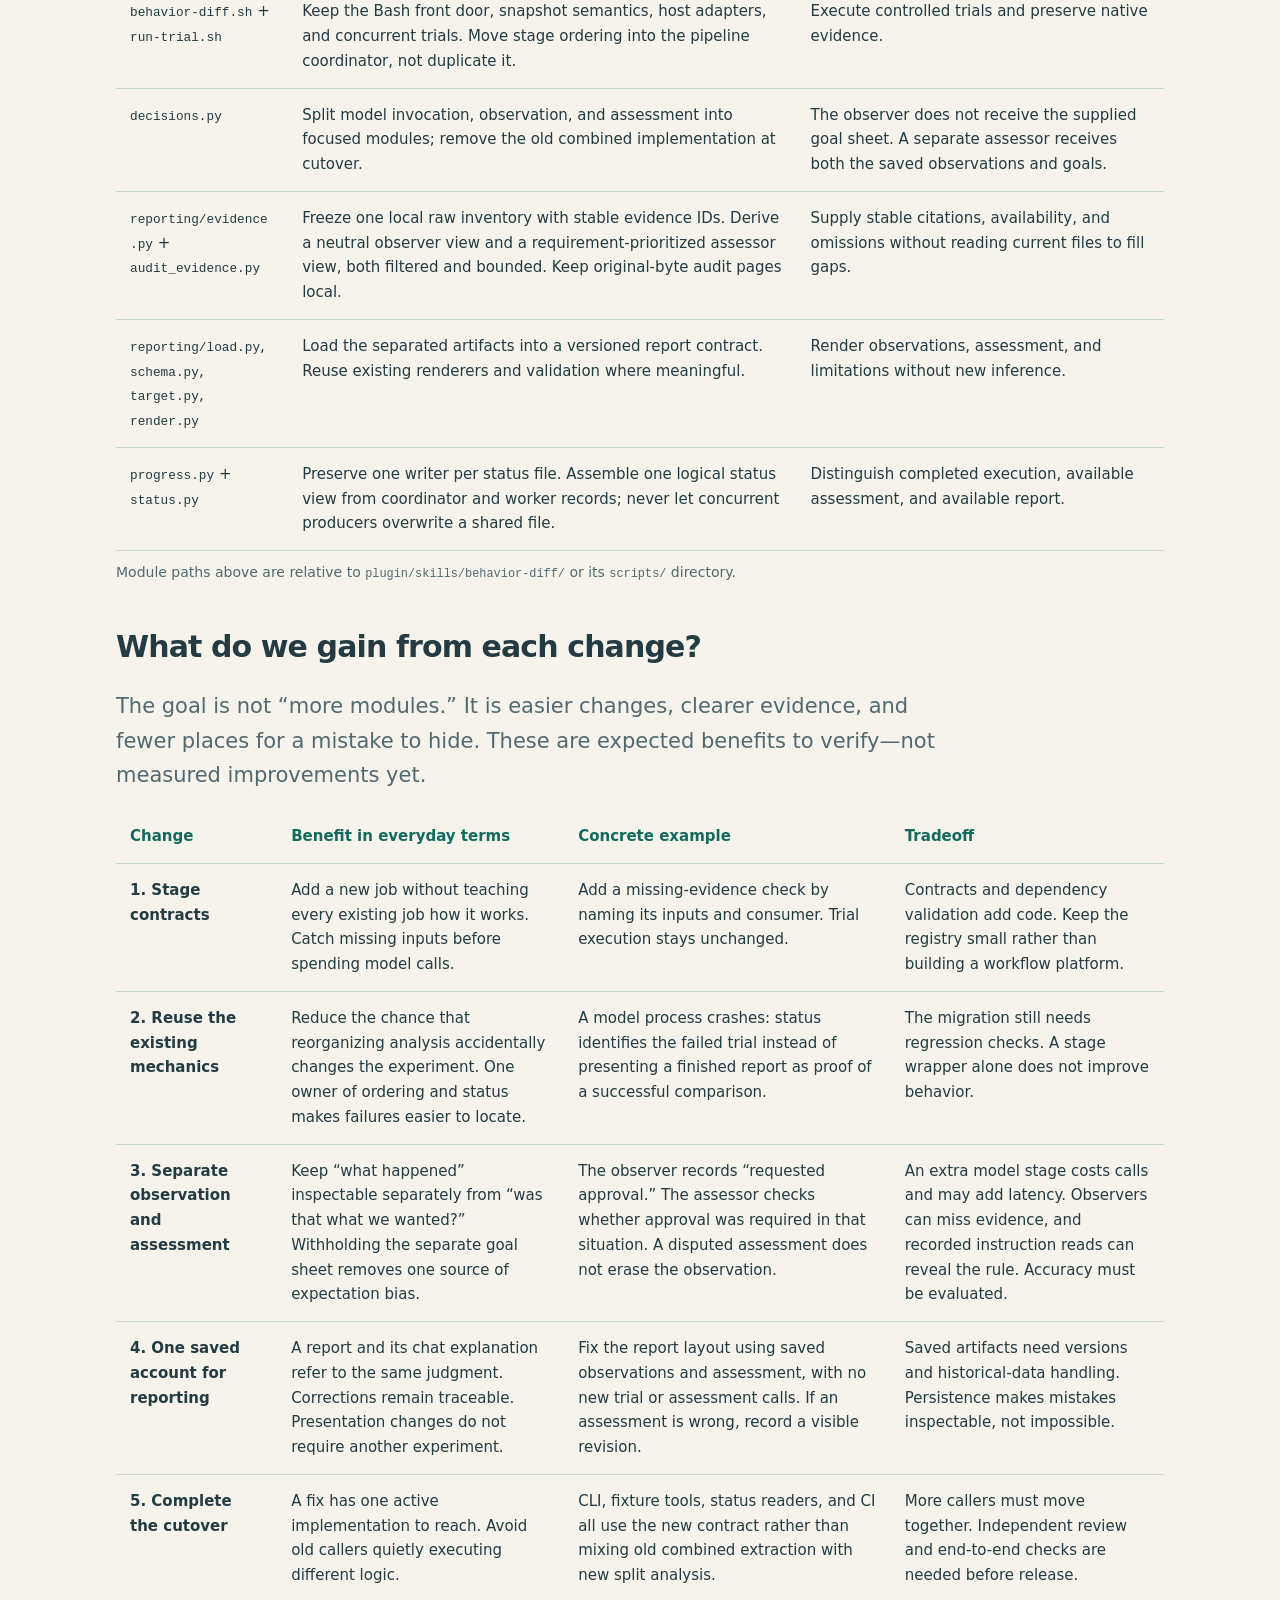
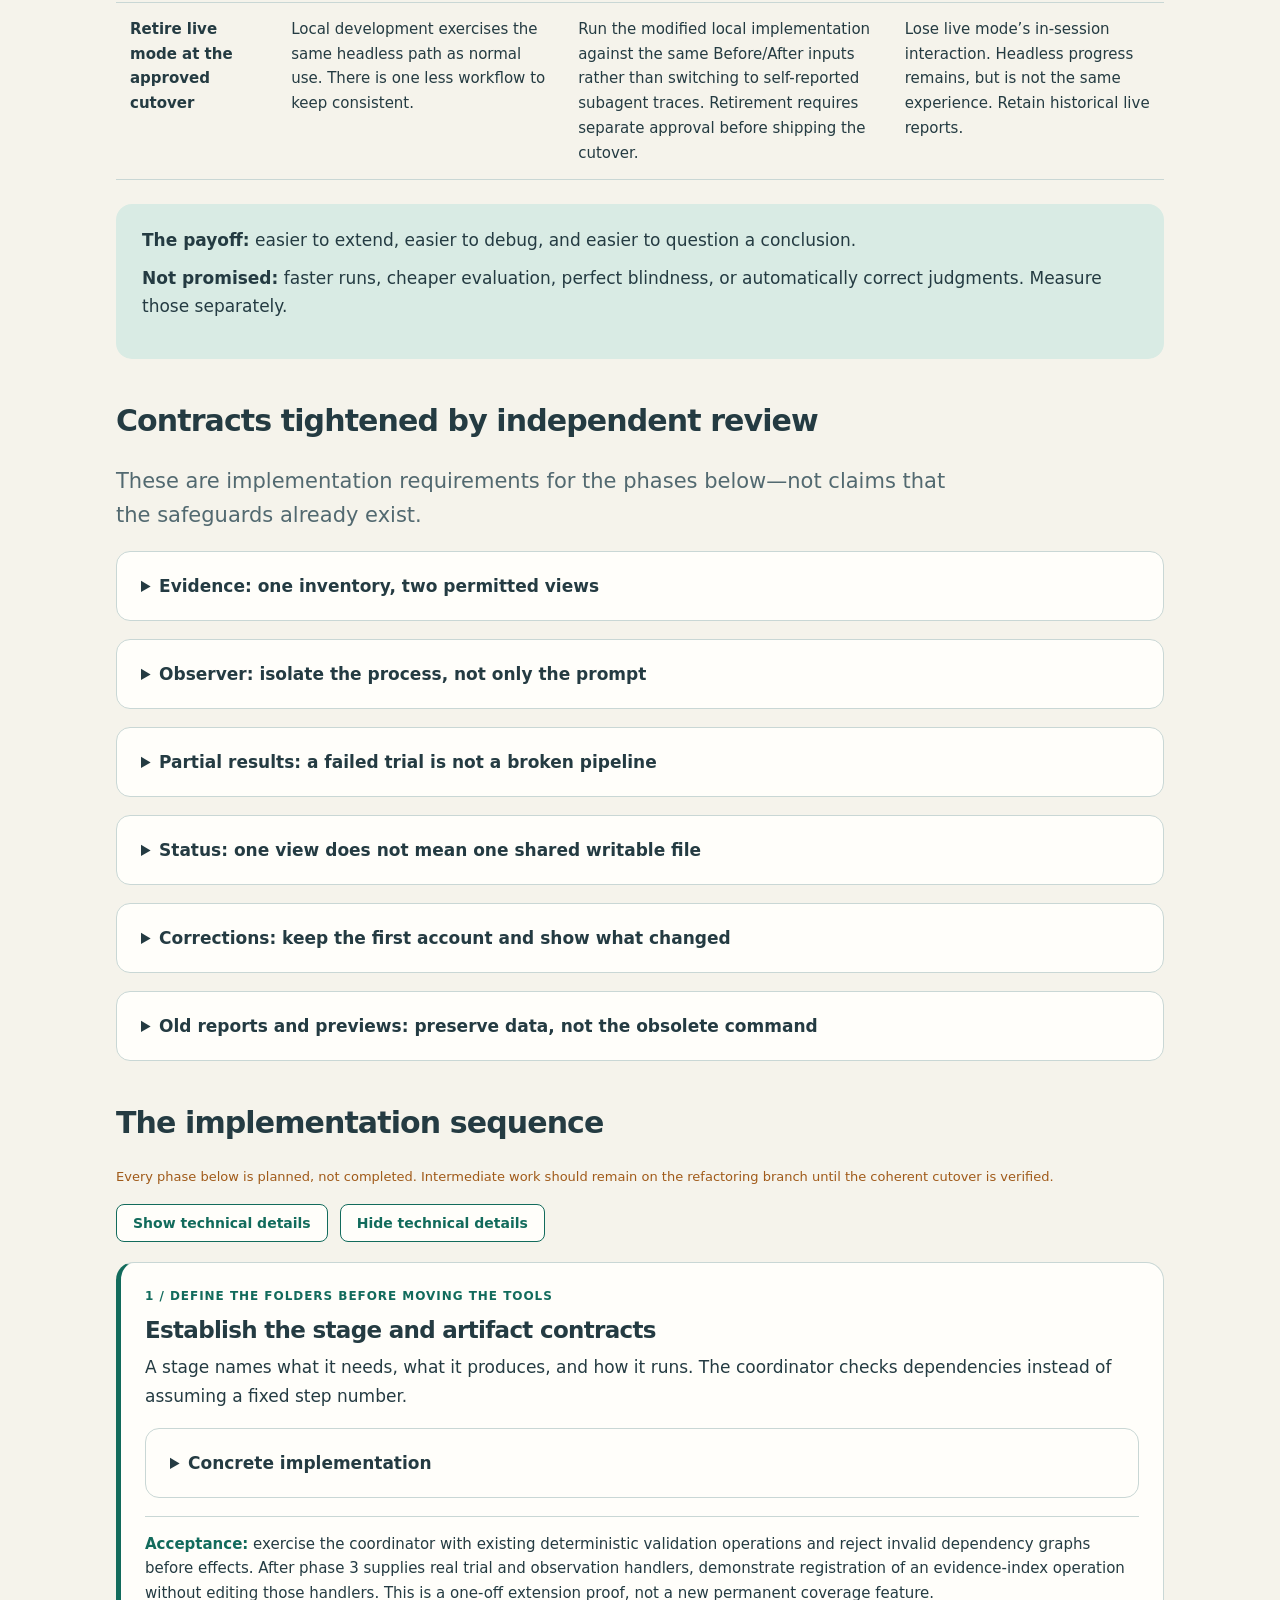
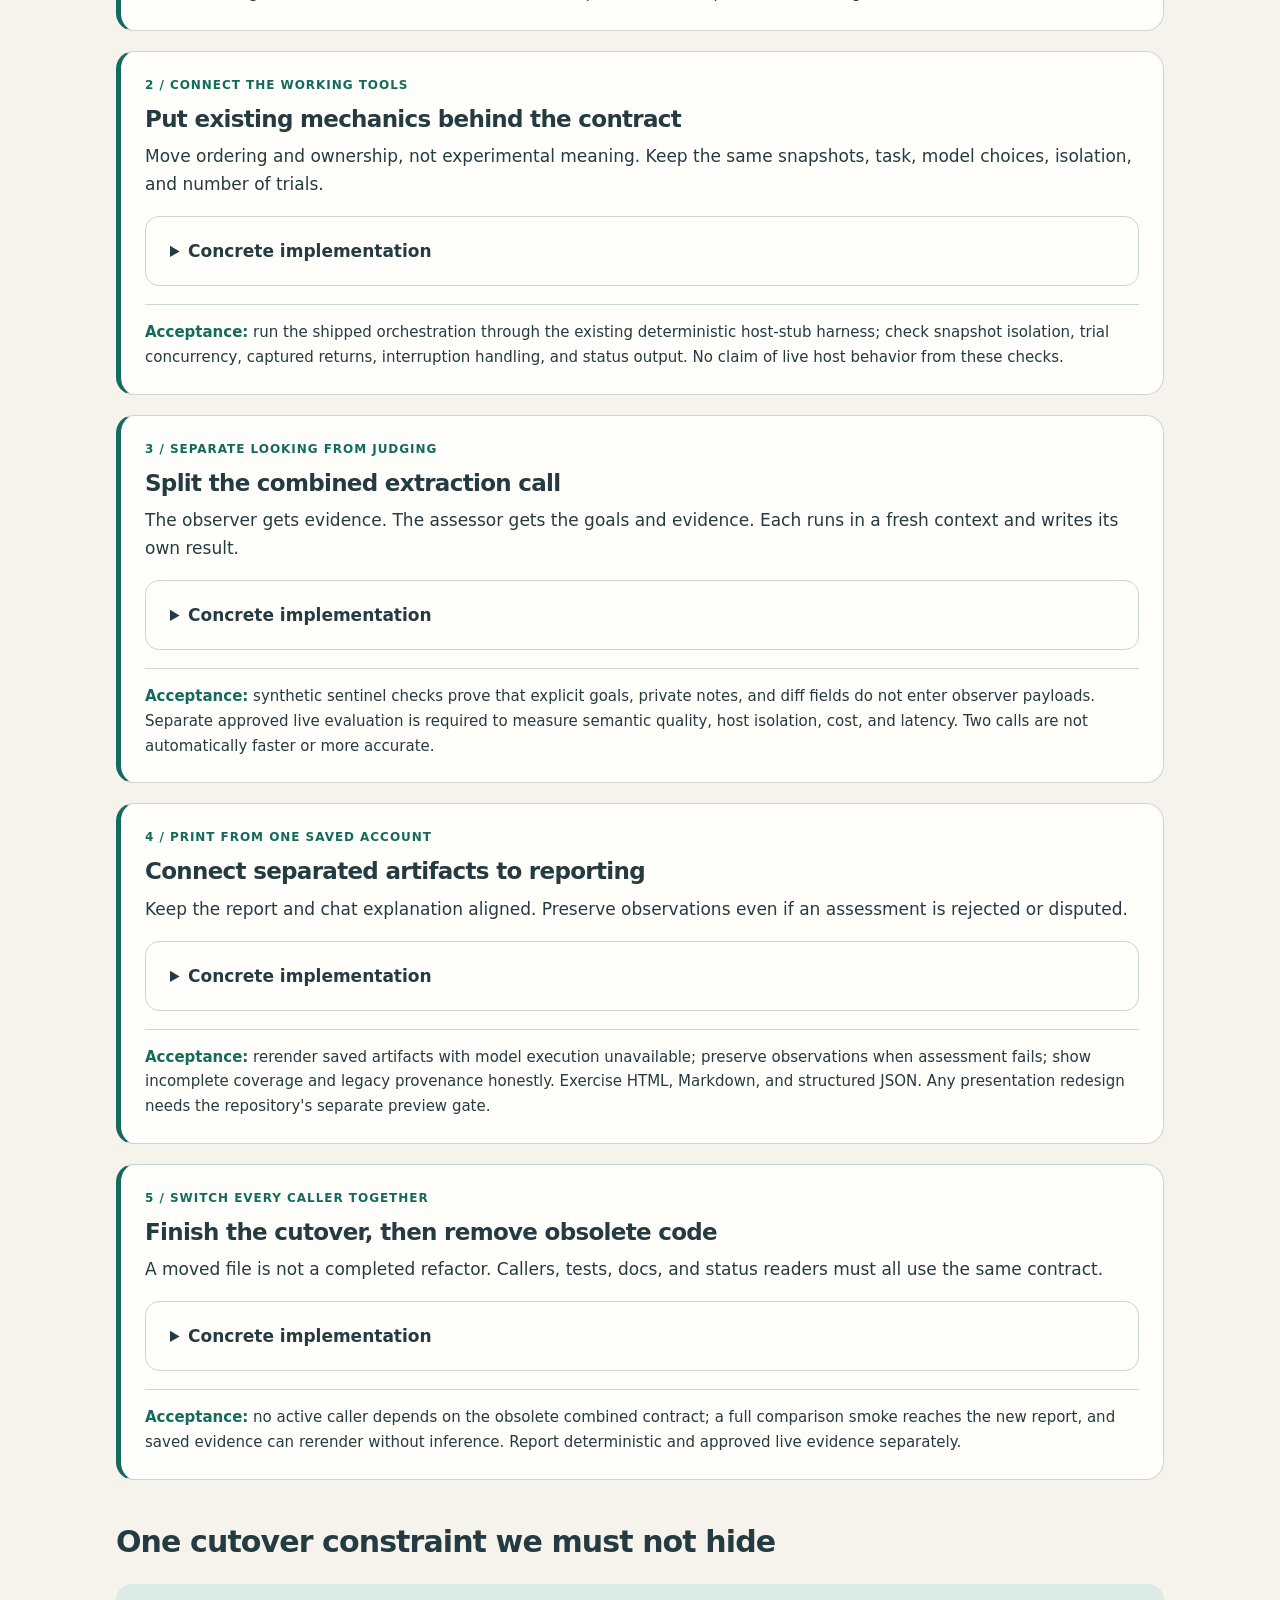
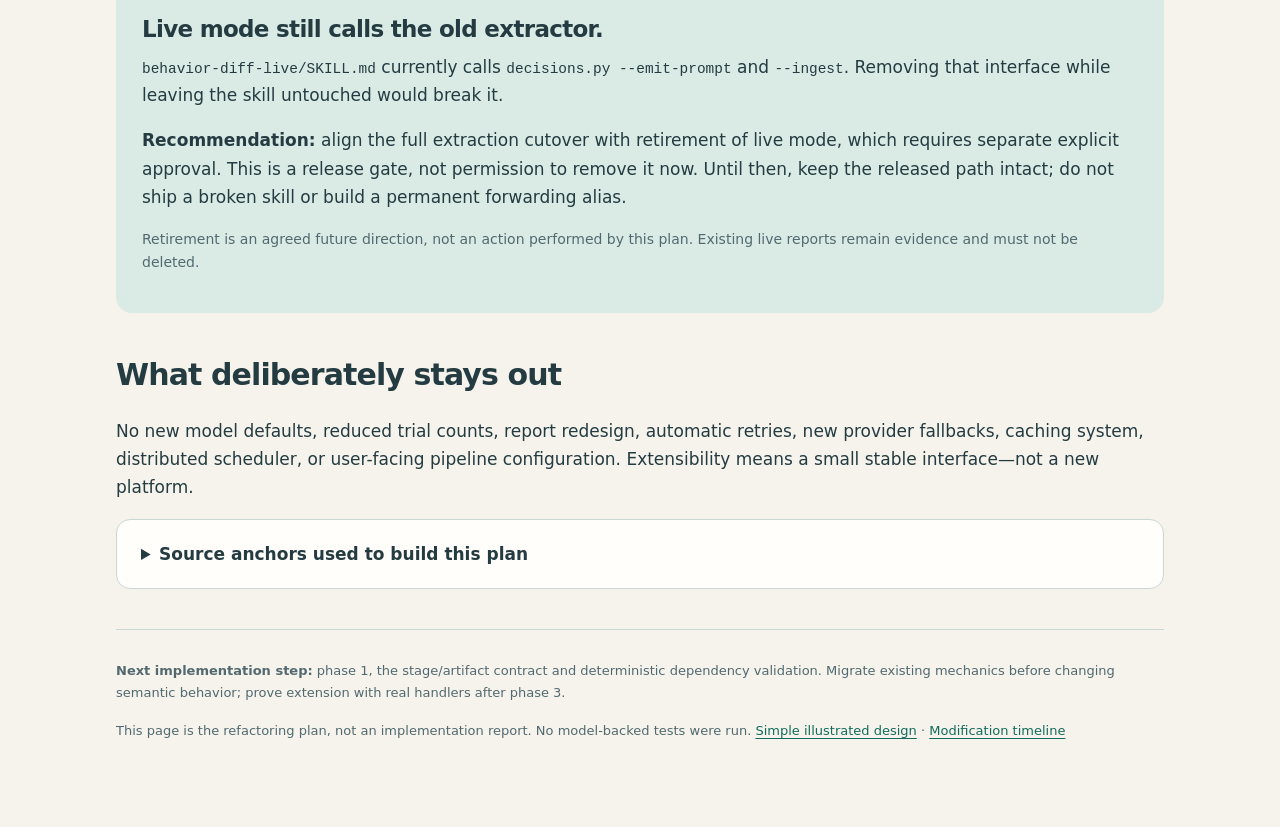
<file: docs/behavior-diff-refactoring.html>
<!doctype html>
<html lang="en"><head><meta charset="utf-8"><meta name="viewport" content="width=device-width,initial-scale=1"><title>Behavior Diff · Refactoring plan</title><style>
:root{--fg:#243b42;--muted:#526970;--border:#c9d7d5;--surface:#fffefa;--accent:#126b5c;--success:#28785f;--warning:#a05a19;--error:#ac4545;--c1:#d9ebe4;--c2:#f7e4bc;--c3:#e0e8f4}*{box-sizing:border-box}body{margin:0;background:#f5f3eb;color:var(--fg);font:17px/1.65 system-ui,sans-serif}main{max-width:1100px;margin:auto;padding:50px 26px 70px}h1,h2,h3{line-height:1.15;letter-spacing:-.03em}h1{font-size:clamp(36px,6vw,62px);max-width:860px;margin:18px 0}h2{font-size:30px;margin-top:45px}h3{font-size:23px;margin:10px 0}p{margin:10px 0 17px}.eyebrow{font-size:12px;text-transform:uppercase;letter-spacing:.13em;color:var(--accent);font-weight:750}.lead{font-size:21px;color:var(--muted);max-width:850px}.badge{font-size:12px;border:1px solid var(--border);padding:7px 12px;border-radius:30px;display:inline-block;background:var(--surface)}.pair{display:grid;grid-template-columns:1fr 1fr;gap:20px}.card,.phase{background:var(--surface);border:1px solid var(--border);padding:24px;border-radius:18px}.card svg{display:block;width:100%;height:200px}.card p{font-size:16px}.note{font-size:14px;color:var(--muted)}.callout{padding:22px 26px;background:var(--c1);border-radius:16px;margin:24px 0}.phase{margin:20px 0;border-left:5px solid var(--accent)}.phase .meta{font-size:12px;color:var(--accent);text-transform:uppercase;font-weight:700;letter-spacing:.08em}.phase ul{padding-left:22px}.phase li{margin:8px 0}.gate{border-top:1px solid var(--border);padding-top:15px;margin-bottom:0;font-size:15px}.gate strong{color:var(--accent)}code{font-size:.85em;overflow-wrap:anywhere}pre{white-space:pre-wrap;overflow-wrap:anywhere;padding:20px;border-radius:12px;background:var(--c3);font-size:14px}table{border-collapse:collapse;width:100%;font-size:15px}th,td{padding:14px;text-align:left;border-bottom:1px solid var(--border);vertical-align:top}th{color:var(--accent)}.scroll{overflow:auto}details{background:var(--surface);padding:20px 24px;border:1px solid var(--border);border-radius:14px;margin:18px 0}summary{font-weight:700;cursor:pointer}a{color:var(--accent);text-underline-offset:3px}button{font:600 14px system-ui;padding:10px 16px;border:1px solid var(--accent);border-radius:8px;background:var(--surface);color:var(--accent);cursor:pointer}button:focus-visible,a:focus-visible,summary:focus-visible{outline:3px solid var(--warning);outline-offset:3px}.controls{display:flex;gap:12px;flex-wrap:wrap}.status{font-size:13px;color:var(--warning)}footer{margin-top:40px;padding-top:20px;border-top:1px solid var(--border);font-size:13px;color:var(--muted)}@media(max-width:700px){.pair{grid-template-columns:1fr}main{padding:30px 18px}.phase,.card{padding:20px}th,td{padding:10px}h2{font-size:27px}}@media print{button{display:none}.phase,.card{break-inside:avoid}body{background:white}}
</style></head><body><main>
<header><span class="badge">Refactoring plan · no production code changed</span><h1>Keep the workshop.<br>Give each job a clear home.</h1><p class="lead">We do not need to rebuild Behavior Diff. Keep the working trial runner and report renderer. Untangle how evidence is observed, assessed, and handed between stages.</p><p class="note">Based on the agreed <a href="behavior-diff-design.html">illustrated design</a> and the current source. New module and artifact names below are proposed, not existing APIs.</p></header>
<h2>The main change</h2><div class="pair">
<article class="card"><div class="eyebrow">Today / one crowded desk</div><svg viewBox="0 0 360 210" role="img" aria-label="Three overlapping instruction, evidence and goal notebooks on one workbench"><g stroke="var(--fg)" stroke-width="2" stroke-linejoin="round"><path d="m25 143 202-24 108 45-202 26Z" fill="var(--c1)"/><path d="m25 143 108 47v12L25 155Zm108 47 202-26v12l-202 26Z" fill="var(--border)"/><path d="m55 49 112-11 31 102-112 12Z" fill="var(--c3)"/><path d="M74 65 101 62M80 84 105 81M86 103 110 100" fill="none"/><path d="m110 66 112-11 31 102-112 12Z" fill="var(--surface)"/><path d="M130 86 165 82M136 106 171 102M142 126 177 122" fill="none"/><path d="m171 27 94-10 31 102-94 12Z" fill="var(--c2)"/><path d="M190 44 250 38M196 64 256 58M202 84 250 79" fill="none"/></g></svg><h3>One call sees everything</h3><p><code>decisions.py</code> combines trial evidence, the edit, goals, assessment, and narrative. The host then separately audits the result.</p><p class="note">Fewer model calls, but observation and goal-based interpretation share the same context.</p></article>
<article class="card"><div class="eyebrow">Target / separate labeled results</div><svg viewBox="0 0 360 210" role="img" aria-label="Two separate workbenches with observation and assessment notebooks and an evidence cabinet between them"><g stroke="var(--fg)" stroke-width="2" stroke-linejoin="round"><path d="m12 149 94-13 42 27-94 13Z" fill="var(--c1)"/><path d="m12 149 42 27v10l-42-27Zm42 27 94-13v10l-94 13Z" fill="var(--border)"/><path d="m40 64 65-8 23 93-65 8Z" fill="var(--surface)"/><path d="m57 86 31-4m-26 22 31-4m-26 22 31-4" fill="none"/><path d="m224 149 83-13 42 27-83 13Z" fill="var(--c1)"/><path d="m224 149 42 27v10l-42-27Zm42 27 83-13v10l-83 13Z" fill="var(--border)"/><path d="m244 64 65-8 23 93-65 8Z" fill="var(--c2)"/><path d="m261 86 31-4m-26 22 31-4m-26 22 31-4" fill="none"/><path d="m134 47 58-8 30 18-58 8Z" fill="var(--c3)"/><path d="m134 47 30 18v65l-30-18Z" fill="var(--border)"/><path d="m164 65 58-8v65l-58 8Z" fill="var(--surface)"/><path d="m171 73 43-5v18l-43 5Zm0 27 43-5v18l-43 5Z" fill="var(--c1)"/><path d="m184 78 17-2m-17 29 17-2" fill="none"/></g></svg><h3>Observe first. Assess second.</h3><p>The observer describes behavior without a separately supplied edit or goal sheet. The assessor checks goals against those observations and original evidence.</p><p class="note">Separate contexts and explicit payloads—not an instruction to “ignore” information already supplied.</p></article></div>
<div class="callout"><strong>Recommended order: contracts → mechanical migration → semantic split → one report → full cutover.</strong><p>Keep trial behavior stable while changing the analysis. Do not combine this with a report redesign, model-default change, or trial-count reduction.</p></div>
<h2>What moves, and what stays</h2><div class="scroll"><table><thead><tr><th>Current module</th><th>Refactoring action</th><th>Responsibility afterward</th></tr></thead><tbody>
<tr><td><code>SKILL.md</code> + <code>references/scenario-and-test-data.md</code></td><td>Keep preparation and the systematic private-case audit. Persist local audit findings in the shared assessment record; do not send private notes to model stages.</td><td>Design the experiment, freeze inputs, launch the selected local or installed implementation.</td></tr>
<tr><td><code>prepare_shared.py</code></td><td>Reuse staging and verification. Expose the frozen experiment through the stage contract.</td><td>Verify and deliver agent-authored data—not generate it.</td></tr>
<tr><td><code>behavior-diff.sh</code> + <code>run-trial.sh</code></td><td>Keep the Bash front door, snapshot semantics, host adapters, and concurrent trials. Move stage ordering into the pipeline coordinator, not duplicate it.</td><td>Execute controlled trials and preserve native evidence.</td></tr>
<tr><td><code>decisions.py</code></td><td>Split model invocation, observation, and assessment into focused modules; remove the old combined implementation at cutover.</td><td>The observer does not receive the supplied goal sheet. A separate assessor receives both the saved observations and goals.</td></tr>
<tr><td><code>reporting/evidence.py</code> + <code>audit_evidence.py</code></td><td>Freeze one local raw inventory with stable evidence IDs. Derive a neutral observer view and a requirement-prioritized assessor view, both filtered and bounded. Keep original-byte audit pages local.</td><td>Supply stable citations, availability, and omissions without reading current files to fill gaps.</td></tr>
<tr><td><code>reporting/load.py</code>, <code>schema.py</code>, <code>target.py</code>, <code>render.py</code></td><td>Load the separated artifacts into a versioned report contract. Reuse existing renderers and validation where meaningful.</td><td>Render observations, assessment, and limitations without new inference.</td></tr>
<tr><td><code>progress.py</code> + <code>status.py</code></td><td>Preserve one writer per status file. Assemble one logical status view from coordinator and worker records; never let concurrent producers overwrite a shared file.</td><td>Distinguish completed execution, available assessment, and available report.</td></tr>
</tbody></table></div><p class="note">Module paths above are relative to <code>plugin/skills/behavior-diff/</code> or its <code>scripts/</code> directory.</p>
<section id="benefits"><h2>What do we gain from each change?</h2><p class="lead">The goal is not “more modules.” It is easier changes, clearer evidence, and fewer places for a mistake to hide. These are expected benefits to verify—not measured improvements yet.</p><div class="scroll"><table><thead><tr><th>Change</th><th>Benefit in everyday terms</th><th>Concrete example</th><th>Tradeoff</th></tr></thead><tbody>
<tr><td><strong>1. Stage contracts</strong></td><td>Add a new job without teaching every existing job how it works. Catch missing inputs before spending model calls.</td><td>Add a missing-evidence check by naming its inputs and consumer. Trial execution stays unchanged.</td><td>Contracts and dependency validation add code. Keep the registry small rather than building a workflow platform.</td></tr>
<tr><td><strong>2. Reuse the existing mechanics</strong></td><td>Reduce the chance that reorganizing analysis accidentally changes the experiment. One owner of ordering and status makes failures easier to locate.</td><td>A model process crashes: status identifies the failed trial instead of presenting a finished report as proof of a successful comparison.</td><td>The migration still needs regression checks. A stage wrapper alone does not improve behavior.</td></tr>
<tr><td><strong>3. Separate observation and assessment</strong></td><td>Keep “what happened” inspectable separately from “was that what we wanted?” Withholding the separate goal sheet removes one source of expectation bias.</td><td>The observer records “requested approval.” The assessor checks whether approval was required in that situation. A disputed assessment does not erase the observation.</td><td>An extra model stage costs calls and may add latency. Observers can miss evidence, and recorded instruction reads can reveal the rule. Accuracy must be evaluated.</td></tr>
<tr><td><strong>4. One saved account for reporting</strong></td><td>A report and its chat explanation refer to the same judgment. Corrections remain traceable. Presentation changes do not require another experiment.</td><td>Fix the report layout using saved observations and assessment, with no new trial or assessment calls. If an assessment is wrong, record a visible revision.</td><td>Saved artifacts need versions and historical-data handling. Persistence makes mistakes inspectable, not impossible.</td></tr>
<tr><td><strong>5. Complete the cutover</strong></td><td>A fix has one active implementation to reach. Avoid old callers quietly executing different logic.</td><td>CLI, fixture tools, status readers, and CI all use the new contract rather than mixing old combined extraction with new split analysis.</td><td>More callers must move together. Independent review and end-to-end checks are needed before release.</td></tr>
<tr><td><strong>Retire live mode at the approved cutover</strong></td><td>Local development exercises the same headless path as normal use. There is one less workflow to keep consistent.</td><td>Run the modified local implementation against the same Before/After inputs rather than switching to self-reported subagent traces. Retirement requires separate approval before shipping the cutover.</td><td>Lose live mode’s in-session interaction. Headless progress remains, but is not the same experience. Retain historical live reports.</td></tr>
</tbody></table></div><div class="callout"><strong>The payoff:</strong> easier to extend, easier to debug, and easier to question a conclusion.<p><strong>Not promised:</strong> faster runs, cheaper evaluation, perfect blindness, or automatically correct judgments. Measure those separately.</p></div></section>
<section id="review-contracts"><h2>Contracts tightened by independent review</h2><p class="lead">These are implementation requirements for the phases below—not claims that the safeguards already exist.</p>
<details><summary>Evidence: one inventory, two permitted views</summary><p>Keep the immutable raw inventory local, with stable source IDs and byte locations. Build the observer view with deterministic selection that does not use goals, diff, private criteria, or <code>source_requirements</code>. Build the assessor view with the existing requirement-priority selection. Both views apply the existing privacy filters and size limits before model invocation. Record omissions, selection policy, and captured instruction-read exposure. “Original evidence” in a model payload means permitted recorded excerpts with original-source citations, never unrestricted audit output.</p><p>Unfiltered <code>audit_evidence.py</code> pages remain local. Sending more content to any provider requires specific consent; changing modules does not expand existing consent. Check that changing only goal requirements leaves observer selection unchanged, while assessor prioritization still works.</p></details>
<details><summary>Observer: isolate the process, not only the prompt</summary><p>Launch in a fresh empty temporary working directory outside the project and run directories. Disable file/tools access and automatic project/user instruction, settings, and MCP loading. Verify the effective invocation for every supported host before enabling it. If a host cannot enforce this boundary, fail the observer stage closed and show the limitation; do not silently weaken isolation. Before shipping the cutover, both Claude Code and Codex must pass the isolation check. If either cannot, stop for a user decision rather than shipping reduced assessment support on that host. An instruction read already present in permitted trial evidence is a disclosed limitation, not permission to read additional files.</p><p>Deterministic host-stub checks cover arguments, cwd, relevant environment/configuration, and attempted access to sentinel project/run files. Approved real-host checks are still required before claiming enforcement. Preserve existing provider fallback only where it meets the same stage boundary and records the actual host/model; no new fallback is introduced.</p></details>
<details><summary>Partial results: a failed trial is not a broken pipeline</summary><p>Every dependency declares required or optional input and receives an explicit terminal status when output is absent. The trial collection stage completes after all worker outcomes have been recorded, including failed or interrupted trials; a harness-level failure is different. Preserve the existing minimum of one complete trial per side for analysis and disclose unequal samples. Insufficient evidence skips observation; a failed required observer blocks assessment.</p><p>Rendering requires run metadata and an evidence inventory, which may be empty, but observation and assessment are optional inputs. It must produce an evidence/status-only report after analysis failure. Verify one failed trial, no usable trials on one side, observer failure, and assessor failure without inventing a verdict.</p></details>
<details><summary>Status: one view does not mean one shared writable file</summary><p>Preserve one writer per record: coordinator owns its record, each trial worker its own, and each analysis stage its own. Aggregate these into one logical status view when reading. Concurrent updates must not overwrite another producer’s progress; no new shared-file locking is needed.</p></details>
<details><summary>Corrections: keep the first account and show what changed</summary><p>Completed observations and assessments are write-once; the coordinator refuses an overwrite. A failed stage can be explicitly rerun only when no completed output exists; this is not an automatic retry policy. Add a bundled local revision command accepting parent artifact hash, author, reason, evidence references, and the changed assessment fields, including narrative. Revisions are append-only. Reject a stale parent or invalid citation.</p><p>The host still audits every private case locally and records its attributed findings in this assessment history. Keep private notes and raw audit material local; only permitted sanitized findings enter exported reports, and nothing is automatically sent back to a model provider. Render the latest revision with a visible correction label and access to the original account; preserve disagreements instead of silently overwriting the model. Update the skill’s old “never edit” rule to allow this explicit revision path, never hand-editing report files. Verify the correction in HTML, Markdown, and JSON without another model call.</p></details>
<details><summary>Old reports and previews: preserve data, not the obsolete command</summary><p>Retain read-only support for historical combined <code>decisions.json</code> runs under a clearly labeled “legacy combined analysis” schema branch. Do not fabricate observations or rerun extraction. Migrate the saved three-case report-preview workflow to this reader and the shipped renderer, removing its old <code>--ingest</code> invocation. Existing raw evidence and saved reports stay unchanged. This preserves historical rerendering without an executable compatibility alias or paid reanalysis.</p></details>
</section>
<h2>The implementation sequence</h2><p class="status">Every phase below is planned, not completed. Intermediate work should remain on the refactoring branch until the coherent cutover is verified.</p><div class="controls"><button id="expand" type="button">Show technical details</button><button id="collapse" type="button">Hide technical details</button></div>
<article class="phase"><div class="meta">1 / Define the folders before moving the tools</div><h3>Establish the stage and artifact contracts</h3><p>A stage names what it needs, what it produces, and how it runs. The coordinator checks dependencies instead of assuming a fixed step number.</p><details><summary>Concrete implementation</summary><ul><li>Proposed <code>pipeline.py</code>: stage registry, dependency validation, execution, and stage-result persistence. Keep this small; no workflow DSL or dynamic plugins.</li><li>Proposed <code>stage_contract.py</code>: artifact identity/version, producer implementation identity, input hashes, output references, and stage statuses.</li><li>Preparation enters as a validated external artifact from the host. The coordinator does not synthesize a missing plan.</li><li>Reject unknown dependencies, duplicate output ownership, and cycles before launching work. Reuse existing schemas rather than creating parallel definitions.</li><li>Persist completed/failed/skipped/blocked separately from goal outcomes. Failed required inputs block dependent stages; independent work may continue.</li></ul></details><p class="gate"><strong>Acceptance:</strong> exercise the coordinator with existing deterministic validation operations and reject invalid dependency graphs before effects. After phase 3 supplies real trial and observation handlers, demonstrate registration of an evidence-index operation without editing those handlers. This is a one-off extension proof, not a new permanent coverage feature.</p></article>
<article class="phase"><div class="meta">2 / Connect the working tools</div><h3>Put existing mechanics behind the contract</h3><p>Move ordering and ownership, not experimental meaning. Keep the same snapshots, task, model choices, isolation, and number of trials.</p><details><summary>Concrete implementation</summary><ul><li>Extract the existing launch/collection operation into an invocable trial handler. Preserve <code>run-trial.sh</code> host normalization and concurrent workers.</li><li>Have the Bash front door pass the verified experiment to the coordinator. Do not leave a second hidden stage sequence in Bash.</li><li>Build the evidence index once from saved traces and original artifacts. Record interruptions and missing returns.</li><li>Migrate progress/status consumers to the stage result contract in the same change. Report availability must still require successful rendering.</li><li>Record the actual local or installed implementation selected for the run. Both variants use that identical implementation.</li></ul></details><p class="gate"><strong>Acceptance:</strong> run the shipped orchestration through the existing deterministic host-stub harness; check snapshot isolation, trial concurrency, captured returns, interruption handling, and status output. No claim of live host behavior from these checks.</p></article>
<article class="phase"><div class="meta">3 / Separate looking from judging</div><h3>Split the combined extraction call</h3><p>The observer gets evidence. The assessor gets the goals and evidence. Each runs in a fresh context and writes its own result.</p><details><summary>Concrete implementation</summary><ul><li>Proposed <code>observation.py</code>: explicit observer payload, prompt, response validation, and immutable observations with original evidence references.</li><li>Proposed <code>assessment.py</code>: frozen checks, instruction diff, observations, and original evidence; goal outcomes, edit links, explanation, and limitations.</li><li>Proposed <code>model_call.py</code>: shared host/model invocation and exact model identity. Keep stage-specific payload selection out of this module.</li><li>Do not inherit the preparation conversation or let the observer read the run directory. Use restricted input payloads and verify each supported host's actual context/tool behavior.</li><li>Do not strip real instruction reads from captured evidence to claim blindness. Record this exposure as a limitation.</li><li>The assessor may identify an omitted or disputed observation with original citations, but cannot mutate the observer artifact.</li><li>Preserve the existing explicitly labeled diff-inferred goal/criteria fallback in the assessor when purpose or scenario is absent. Never present inferred criteria as frozen pre-trial checks, and never pass them to the observer. An observer failure blocks dependent assessment; the report still exposes retained raw evidence and failure status.</li></ul></details><p class="gate"><strong>Acceptance:</strong> synthetic sentinel checks prove that explicit goals, private notes, and diff fields do not enter observer payloads. Separate approved live evaluation is required to measure semantic quality, host isolation, cost, and latency. Two calls are not automatically faster or more accurate.</p></article>
<article class="phase"><div class="meta">4 / Print from one saved account</div><h3>Connect separated artifacts to reporting</h3><p>Keep the report and chat explanation aligned. Preserve observations even if an assessment is rejected or disputed.</p><details><summary>Concrete implementation</summary><ul><li>Proposed new run outputs: <code>observations.json</code>, <code>assessment.json</code>, and a versioned stage-result record, alongside existing raw evidence.</li><li>Update report loading/schema and criterion validation together. Bump the report schema when the persisted contract changes.</li><li>Keep report narrative in the assessment result; deterministic rendering does not perform a third semantic pass. The host still audits every private case locally for reached/missed/unknown and supported/contradicted/insufficient outcomes; persist sanitized findings and disagreements as attributed revisions, not a competing unsaved verdict.</li><li>Record evidence-backed assessment corrections as explicit revisions with parent/input identities. Retain the original result.</li><li>For historical runs, never fabricate observer output from old combined <code>decisions.json</code>. Preserve their original reports and clearly identify legacy combined analysis when reading old evidence.</li><li>Keep historical data support distinct from a deprecated executable alias. New runs use the new contract only.</li></ul></details><p class="gate"><strong>Acceptance:</strong> rerender saved artifacts with model execution unavailable; preserve observations when assessment fails; show incomplete coverage and legacy provenance honestly. Exercise HTML, Markdown, and structured JSON. Any presentation redesign needs the repository's separate preview gate.</p></article>
<article class="phase"><div class="meta">5 / Switch every caller together</div><h3>Finish the cutover, then remove obsolete code</h3><p>A moved file is not a completed refactor. Callers, tests, docs, and status readers must all use the same contract.</p><details><summary>Concrete implementation</summary><ul><li>Migrate the Bash launch, direct extraction invocations, fixture ingestion, human-evaluation tooling, preview-behavior-diff-summary, behavior-diff-retro, references/spacedock-duo.md, docs/skill-history-replay/README.md, README rerender guidance, CI checks, and documentation. Inspect the dogfood Action consumer and its extra model cost before cutover. Search all call sites before deleting <code>decisions.py</code>.</li><li>Replace tests tied to old internal functions with tests of evidence membership, payload isolation, partial failure, and report behavior. Do not preserve implementation-shape assertions.</li><li>Update <code>docs/architecture.md</code> and its flowchart, skill references, and release-note guidance in the same permanent change.</li><li>Run the required Bash/Python formatting checks and full deterministic suite. Keep model-backed evaluation out of normal CI and require explicit cost approval.</li><li>Complete independent review before any PR. Commit, push, PR, merge, and release remain separate authorization steps.</li></ul></details><p class="gate"><strong>Acceptance:</strong> no active caller depends on the obsolete combined contract; a full comparison smoke reaches the new report, and saved evidence can rerender without inference. Report deterministic and approved live evidence separately.</p></article>
<h2>One cutover constraint we must not hide</h2><div class="callout"><h3>Live mode still calls the old extractor.</h3><p><code>behavior-diff-live/SKILL.md</code> currently calls <code>decisions.py --emit-prompt</code> and <code>--ingest</code>. Removing that interface while leaving the skill untouched would break it.</p><p><strong>Recommendation:</strong> align the full extraction cutover with retirement of live mode, which requires separate explicit approval. This is a release gate, not permission to remove it now. Until then, keep the released path intact; do not ship a broken skill or build a permanent forwarding alias.</p><p class="note">Retirement is an agreed future direction, not an action performed by this plan. Existing live reports remain evidence and must not be deleted.</p></div>
<h2>What deliberately stays out</h2><p>No new model defaults, reduced trial counts, report redesign, automatic retries, new provider fallbacks, caching system, distributed scheduler, or user-facing pipeline configuration. Extensibility means a small stable interface—not a new platform.</p>
<details><summary>Source anchors used to build this plan</summary><ul><li><code>decisions.py:1195–1257</code>: one prompt currently combines trials, diff hunks, purpose, scenario, and recorded evidence.</li><li><code>decisions.py:1354–1415</code>: execution, assessment status, and external prompt/reply ingestion.</li><li><code>behavior-diff.sh:563–619</code>: concurrent trials, grading, extraction, and rendering are currently sequenced in Bash.</li><li><code>reporting/load.py:50–107</code>: report assembly currently reads combined decisions.</li><li><code>tests/progress-assessment-test.py</code>, <code>tests/report_fixtures.py</code>, <code>tests/live-report-contract.sh</code>, and human-evaluation tests: consumers that require migration.</li><li><code>.github/workflows/ci.yml</code>: direct decision self-check invocation.</li></ul><p class="note">These are verified entry points, not an exhaustive reference inventory. Resolve exported-symbol references and inspect all affected consumers before implementation.</p></details>
<footer><p><strong>Next implementation step:</strong> phase 1, the stage/artifact contract and deterministic dependency validation. Migrate existing mechanics before changing semantic behavior; prove extension with real handlers after phase 3.</p><p>This page is the refactoring plan, not an implementation report. No model-backed tests were run. <a href="behavior-diff-design.html">Simple illustrated design</a> · <a href="behavior-diff-history.html">Modification timeline</a></p></footer>
</main><script>document.getElementById('expand').addEventListener('click',()=>document.querySelectorAll('details').forEach(x=>x.open=true));document.getElementById('collapse').addEventListener('click',()=>document.querySelectorAll('details').forEach(x=>x.open=false));</script></body></html>
</file>
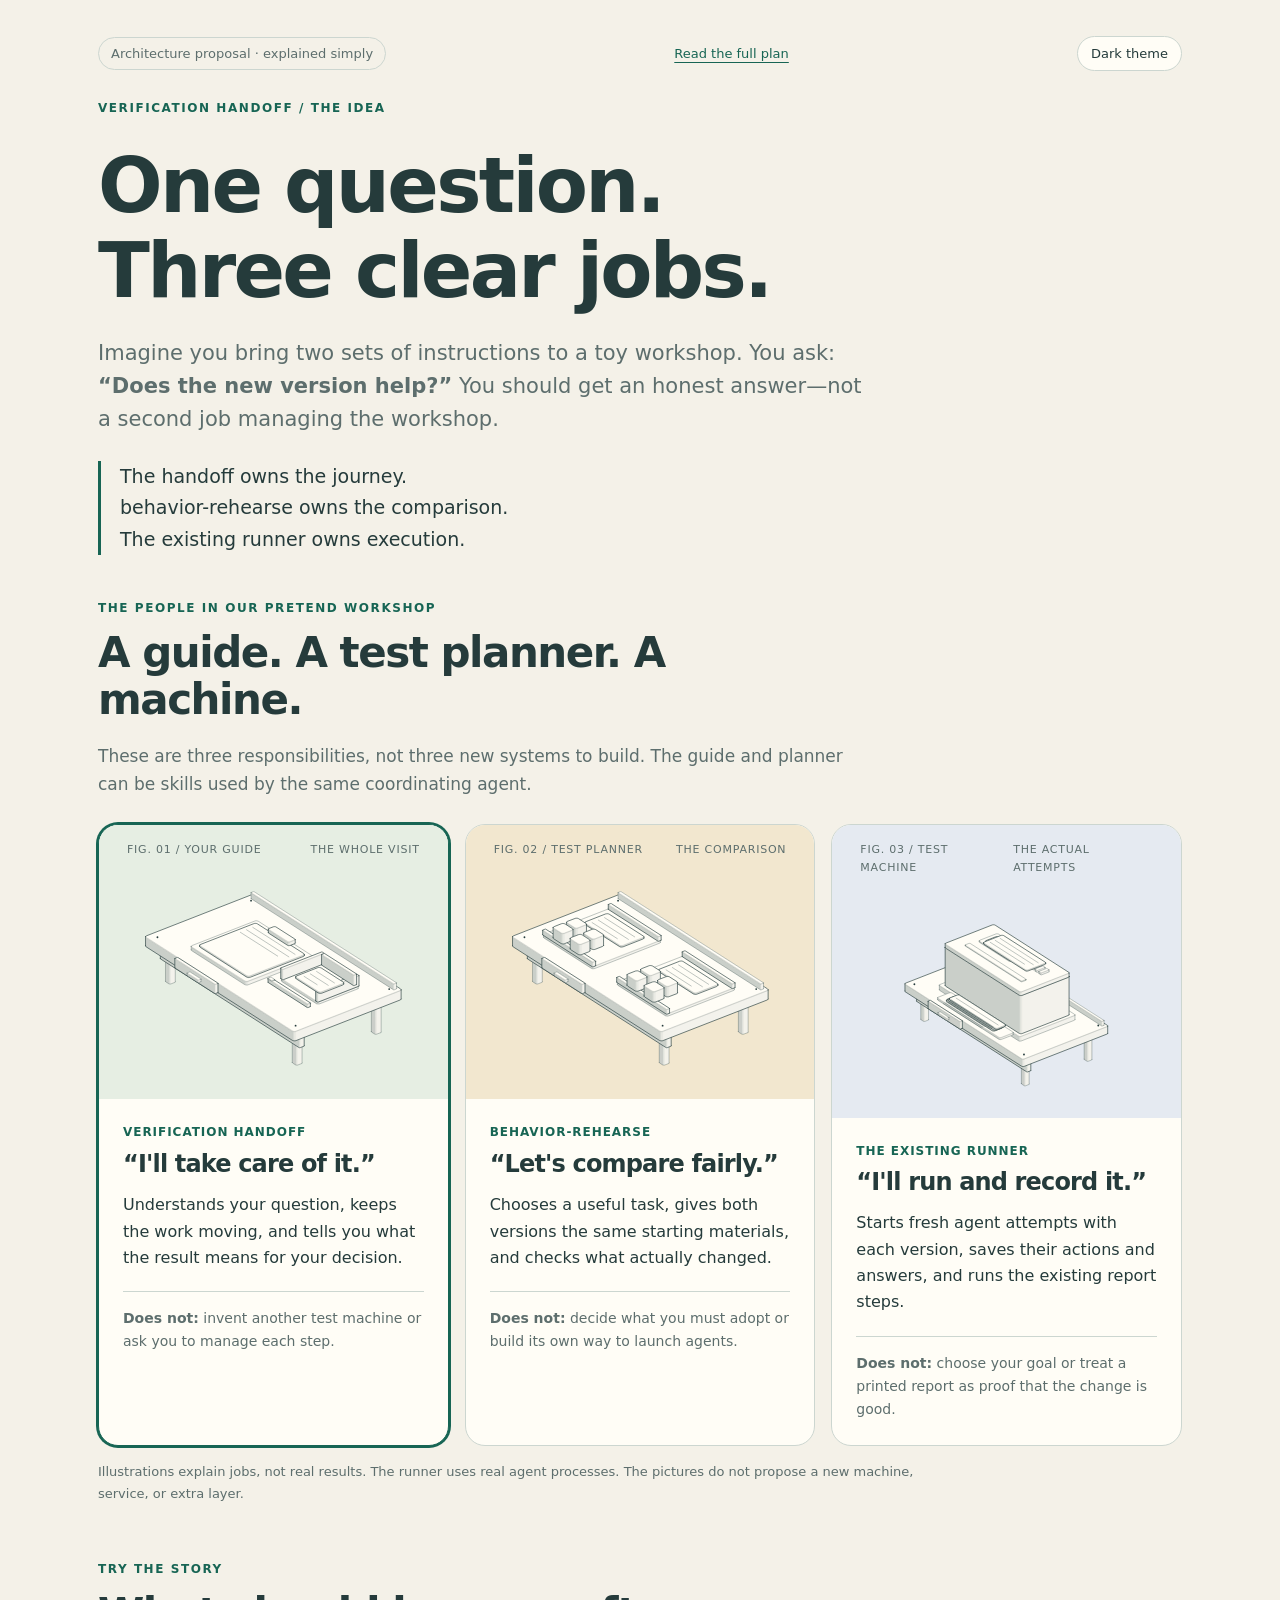
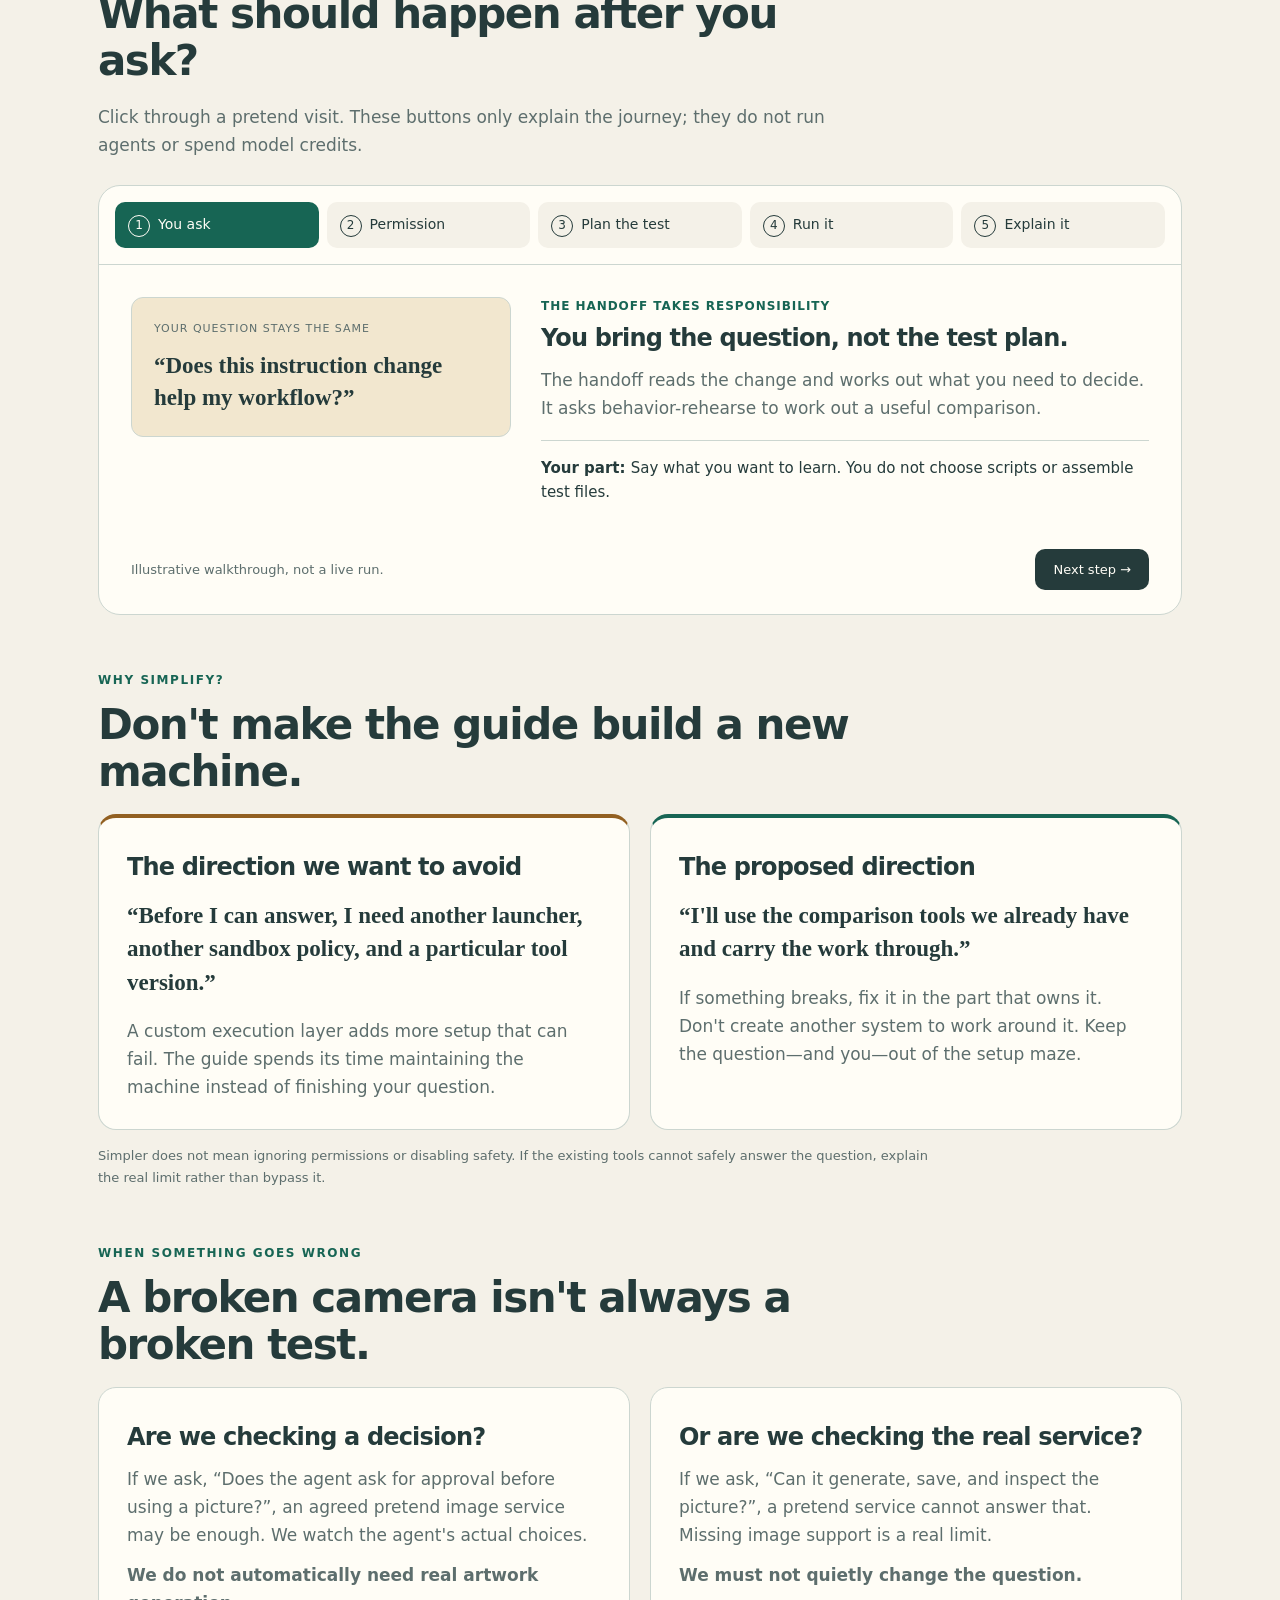
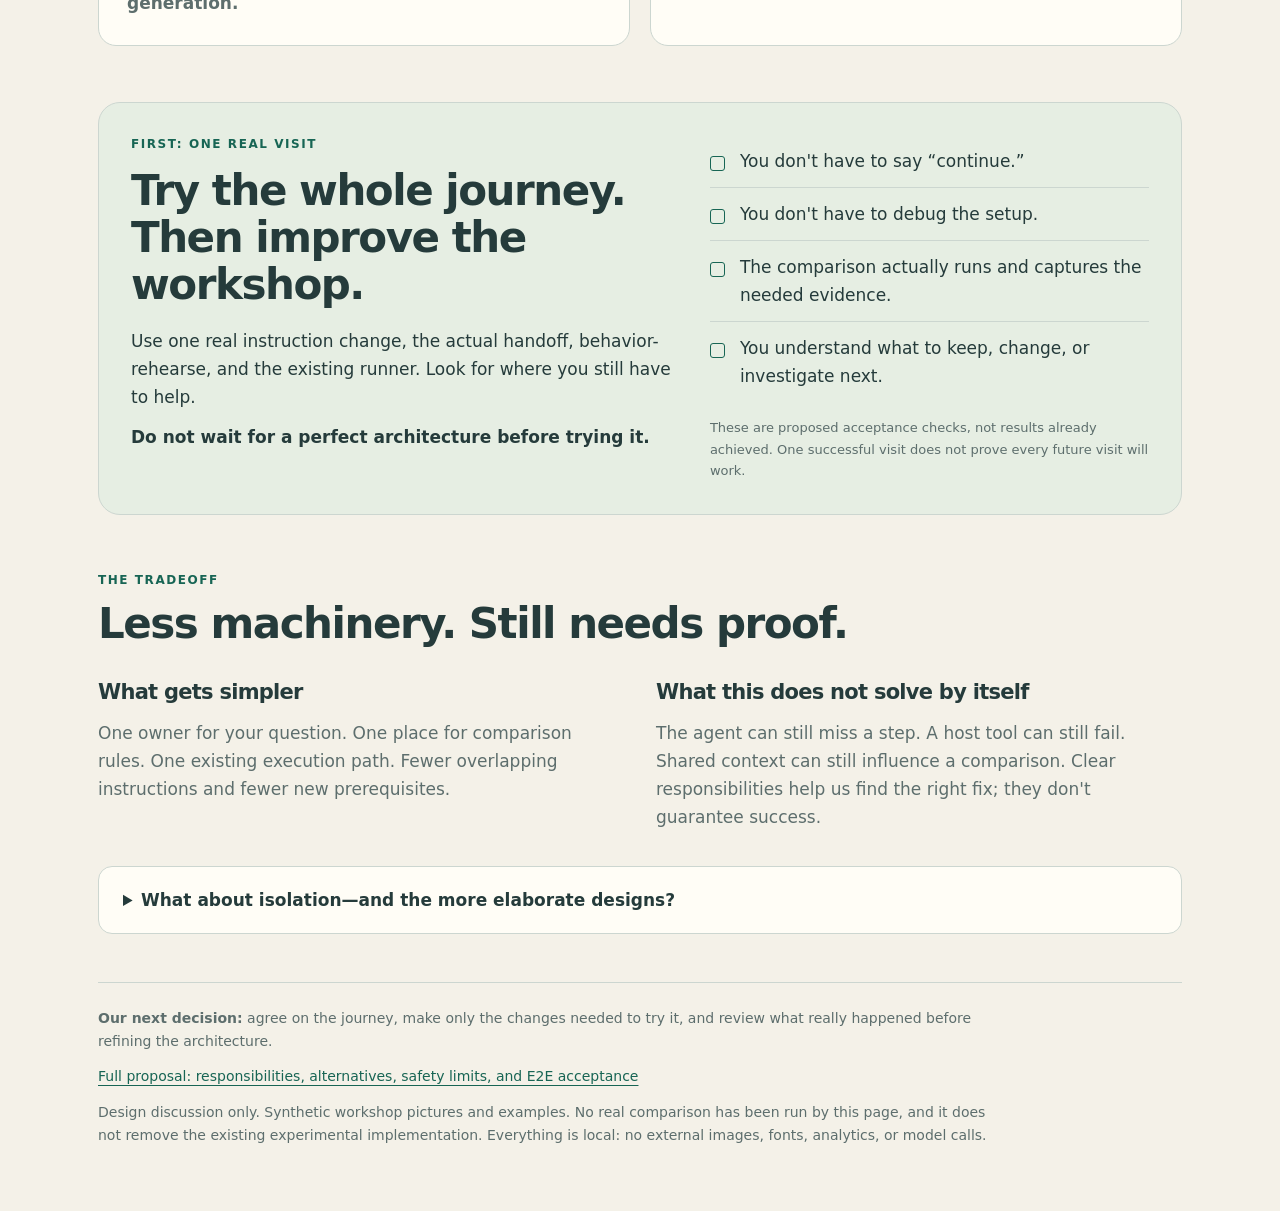
<file: docs/verification-handoff-explained.html>
<!doctype html>
<html lang="en">
<head>
<meta charset="utf-8">
<meta name="viewport" content="width=device-width, initial-scale=1">
<meta name="color-scheme" content="light dark">
<title>One question. Three clear jobs. — Verification handoff</title>
<style>
:root{--fg:#253b3b;--muted:#5d6e6d;--border:#ccd6d0;--surface:#fffdf6;--accent:#176554;--success:#397858;--warning:#926021;--error:#a33c35;--c1:#e6eee3;--c2:#f2e7cf;--c3:#e5eaf1;--c4:#f4f1e8;--c5:#d4dfd6;--c6:#adc7bc;color-scheme:light}
*{box-sizing:border-box}body{margin:0;background:var(--c4);color:var(--fg);font:17px/1.65 ui-sans-serif,system-ui,-apple-system,BlinkMacSystemFont,"Segoe UI",sans-serif}main{max-width:1140px;margin:auto;padding:36px 28px 64px}a{color:var(--accent);text-underline-offset:4px}button,a,summary{-webkit-tap-highlight-color:transparent}button:focus-visible,a:focus-visible,summary:focus-visible{outline:3px solid var(--accent);outline-offset:5px}button{font:inherit;cursor:pointer}h1,h2,h3,p{margin:0}h1,h2,h3{line-height:1.12;letter-spacing:-.035em}h1{font-size:clamp(40px,6.5vw,76px);max-width:810px;margin:24px 0}h2{font-size:clamp(29px,4vw,42px);max-width:760px;margin:10px 0 19px}h3{font-size:24px;margin:8px 0 14px}p+p{margin-top:12px}.topline{display:flex;justify-content:space-between;align-items:center;gap:14px;font-size:13px}.pill{display:inline-block;border:1px solid var(--border);padding:5px 12px;border-radius:30px;color:var(--muted)}.eyebrow{color:var(--accent);font-size:12px;letter-spacing:.13em;text-transform:uppercase;font-weight:750}.lead{max-width:770px;font-size:21px;line-height:1.55;color:var(--muted)}header{padding:28px 0 44px}.promise{border-left:3px solid var(--accent);padding-left:19px;margin-top:26px;max-width:760px;font-size:19px}.section{margin-top:56px}.section-intro{max-width:760px;color:var(--muted);margin-bottom:26px}.roles{display:grid;grid-template-columns:repeat(3,minmax(0,1fr));gap:16px}.role{border:1px solid var(--border);border-radius:20px;overflow:hidden;background:var(--surface);transition:border-color .25s,box-shadow .25s}.role.selected{border-color:var(--accent);box-shadow:0 0 0 2px var(--accent)}.fig-head{padding:16px 20px 0;display:flex;justify-content:space-between;gap:8px;font-size:11px;letter-spacing:.07em;text-transform:uppercase;color:var(--muted)}.drawing{padding:0 8px;background:var(--c1)}.role:nth-child(2) .drawing{background:var(--c2)}.role:nth-child(3) .drawing{background:var(--c3)}.role svg{display:block;width:100%;height:auto}.copy{padding:24px}.owner{font-size:12px;color:var(--accent);text-transform:uppercase;letter-spacing:.08em;font-weight:750}.role p{font-size:16px}.boundary{padding-top:15px;margin-top:20px;border-top:1px solid var(--border);color:var(--muted);font-size:14px!important}.caption{font-size:13px;color:var(--muted);margin-top:15px;max-width:850px}.walk{background:var(--surface);border:1px solid var(--border);border-radius:22px;overflow:hidden;margin-top:26px}.steps{display:flex;flex-wrap:wrap;padding:16px;gap:8px;border-bottom:1px solid var(--border)}.steps button{flex:1;min-width:130px;border:1px solid transparent;background:var(--c4);color:var(--fg);padding:10px 12px;border-radius:10px;text-align:left;font-size:14px}.steps button[aria-pressed=true]{background:var(--accent);color:var(--surface)}.step-number{display:inline-flex;align-items:center;justify-content:center;border:1px solid currentColor;border-radius:50%;width:22px;height:22px;font-size:12px;margin-right:8px}.walk-body{display:grid;grid-template-columns:1fr 1.6fr;gap:30px;padding:32px}.ticket{border:1px solid var(--border);border-radius:12px;padding:22px;background:var(--c2);align-self:start}.ticket small{display:block;text-transform:uppercase;letter-spacing:.09em;font-size:11px;color:var(--muted);margin-bottom:12px}.ticket blockquote{font:600 23px/1.4 ui-serif,Georgia,serif;margin:0}.step-copy{min-height:220px}.step-copy p{color:var(--muted)}.step-copy .owner-work{color:var(--fg);border-top:1px solid var(--border);padding-top:15px;margin-top:18px;font-size:15px}.walk-foot{display:flex;justify-content:space-between;align-items:center;gap:15px;padding:0 32px 24px;font-size:13px;color:var(--muted)}.next{background:var(--fg);color:var(--surface);border:0;padding:10px 18px;border-radius:10px;white-space:nowrap}.two{display:grid;grid-template-columns:1fr 1fr;gap:20px}.note{padding:28px;border:1px solid var(--border);background:var(--surface);border-radius:18px}.note p{color:var(--muted)}.note h3{font-size:24px}.nope{border-top:4px solid var(--warning)}.yes{border-top:4px solid var(--accent)}.quote{font:600 23px/1.45 ui-serif,Georgia,serif;margin:18px 0;color:var(--fg)!important}.first{background:var(--c1);border:1px solid var(--border);border-radius:22px;padding:32px;display:grid;grid-template-columns:1.25fr 1fr;gap:30px}.first h2{margin-top:12px}.checklist{list-style:none;margin:0;padding:0}.checklist li{position:relative;padding:12px 0 12px 30px;border-bottom:1px solid var(--border)}.checklist li:last-child{border-bottom:0}.checklist li:before{content:' ';position:absolute;left:0;top:21px;width:13px;height:13px;border:1.5px solid var(--accent);border-radius:3px}.tradeoffs{display:grid;grid-template-columns:1fr 1fr;gap:32px;margin-top:26px}.tradeoffs h3{font-size:21px}.tradeoffs p{color:var(--muted)}details{margin-top:35px;border:1px solid var(--border);padding:19px 24px;border-radius:14px;background:var(--surface)}summary{cursor:pointer;font-weight:650}details p{margin-top:17px;color:var(--muted)}footer{border-top:1px solid var(--border);margin-top:48px;padding-top:24px;font-size:14px;color:var(--muted)}footer p{max-width:900px}.theme-button{border:1px solid var(--border);background:var(--surface);color:var(--fg);border-radius:30px;padding:6px 13px;font-size:13px}.iso-fill{fill:var(--surface)}.iso-top{fill:var(--surface)}.iso-s0{fill:var(--fg);opacity:.055}.iso-s1{fill:var(--fg);opacity:.10}.iso-s2{fill:var(--fg);opacity:.17}.iso-s3{fill:var(--fg);opacity:.24}.iso-edge,.iso-crease,.iso-bevel,.iso-line{fill:none;stroke:var(--fg);stroke-width:.7;stroke-linejoin:round;stroke-linecap:round}.iso-crease{opacity:.25}.iso-bevel{opacity:.17}.iso-line[data-tone=lo]{opacity:.45}.iso-dots{fill:var(--fg)}.iso-solid[data-tone=lo] .iso-fill{fill:var(--c5)}.iso-solid[data-tone=mid] .iso-fill{fill:var(--c6)}.iso-solid[data-tone=lo] .iso-top{fill:var(--c5)}.iso-solid[data-tone=mid] .iso-top{fill:var(--c6)}
html[data-theme=dark]{--fg:#e4ece4;--muted:#b0c2b7;--border:#42534b;--surface:#1c2c25;--accent:#a4d2b3;--success:#a0c9a5;--warning:#d8b780;--error:#e5a19a;--c1:#233a2e;--c2:#393629;--c3:#2b3540;--c4:#14221c;--c5:#344b3f;--c6:#4f6758;color-scheme:dark}
.iso-shade{fill:var(--fg)}
.iso-shade[data-shade="0"]{opacity:.055}
.iso-shade[data-shade="1"]{opacity:.10}
.iso-shade[data-shade="2"]{opacity:.17}
.iso-shade[data-shade="3"]{opacity:.24}
@media(max-width:760px){main{padding:20px 18px 42px}header{padding-top:15px}.roles,.two,.first,.tradeoffs,.walk-body{grid-template-columns:1fr}.role{display:grid;grid-template-columns:1fr 1.15fr}.drawing{align-content:center}.fig-head{padding:13px 10px 0;font-size:9px}.copy{padding:20px}.role h3{font-size:22px}.role p{font-size:15px}.boundary{font-size:13px!important}.walk-body{padding:23px;gap:22px}.walk-foot{padding:0 23px 23px}.step-copy{min-height:0}.steps button{min-width:125px}.first,.note{padding:24px}.section{margin-top:42px}.topline{align-items:flex-start}.pill{font-size:11px}.lead{font-size:19px}.ticket blockquote{font-size:21px}}
@media(max-width:460px){.role{display:block}.drawing{padding:0 26px}.role svg{max-height:210px}.copy{padding:22px}.fig-head{padding:15px 0 0;font-size:10px}.topline>a{display:none}.steps{gap:6px;padding:12px}.steps button{min-width:125px}.walk-foot{align-items:flex-start}.walk-foot>span{max-width:175px}.first{gap:15px}}
@media(prefers-reduced-motion:reduce){*{scroll-behavior:auto!important;transition:none!important}}
@media print{button,.steps,.walk-foot{display:none}.role,.note,.first,details{break-inside:avoid}body{background:white;color:black}.section{margin-top:24px}main{padding:0}}
</style>
</head>
<body>
<main>
<div class="topline"><span class="pill">Architecture proposal · explained simply</span><a href="../plans/2026-10-29-verification-handoff-journey-first-architecture.md">Read the full plan</a><button class="theme-button" id="theme" type="button" aria-label="Use dark theme">Dark theme</button></div>
<header>
<div class="eyebrow">Verification handoff / the idea</div>
<h1>One question.<br>Three clear jobs.</h1>
<p class="lead">Imagine you bring two sets of instructions to a toy workshop. You ask: <strong>“Does the new version help?”</strong> You should get an honest answer—not a second job managing the workshop.</p>
<p class="promise">The handoff owns the journey.<br>behavior-rehearse owns the comparison.<br>The existing runner owns execution.</p>
</header>
<section aria-labelledby="roles-title">
<div class="eyebrow">The people in our pretend workshop</div>
<h2 id="roles-title">A guide. A test planner. A machine.</h2>
<p class="section-intro">These are three responsibilities, not three new systems to build. The guide and planner can be skills used by the same coordinating agent.</p>
<div class="roles">
<article class="role" id="role-handoff"><div class="drawing"><div class="fig-head"><span>Fig. 01 / Your guide</span><span>The whole visit</span></div><svg xmlns="http://www.w3.org/2000/svg" class="iso-svg" viewBox="0 0 360 260" role="img" aria-label="A small service desk with a clipboard, a pencil and a tray. The handoff helper keeps track of your question."><g class="iso-solid"><path class="iso-fill" d="M148.9 61.8L149.1 61.5L149.5 61.2L153.6 59.7L154.2 59.5L154.8 59.5L155.5 59.6L156 59.8L159.1 61.8L159.4 62.1L159.5 62.5L159.5 99.6L159.3 99.9L158.8 100.1L154.8 101.7L154.2 101.9L153.5 101.9L152.9 101.8L152.4 101.6L149.2 99.6L148.9 99.3L148.9 98.9Z"/><path class="iso-shade" data-shade="0" d="M159.5 99.6L159.3 99.9L159.3 62.8L159.5 62.5ZM159.3 99.9L158.8 100.1L158.8 63L159.3 62.8ZM158.8 100.1L154.8 101.7L154.8 64.6L158.8 63Z"/><path class="iso-shade" data-shade="1" d="M154.8 101.7L154.2 101.9L154.2 64.8L154.8 64.6ZM154.2 101.9L153.5 101.9L153.5 64.8L154.2 64.8Z"/><path class="iso-shade" data-shade="2" d="M153.5 101.9L152.9 101.8L152.9 64.7L153.5 64.8Z"/><path class="iso-shade" data-shade="3" d="M152.9 101.8L152.4 101.6L152.4 64.5L152.9 64.7ZM152.4 101.6L149.2 99.6L149.2 62.4L152.4 64.5ZM149.2 99.6L148.9 99.3L148.9 62.1L149.2 62.4ZM148.9 99.3L148.9 98.9L148.9 61.8L148.9 62.1Z"/><path class="iso-top" d="M159.1 61.8L159.4 62.1L159.5 62.5L159.3 62.8L158.8 63L154.8 64.6L154.2 64.8L153.5 64.8L152.9 64.7L152.4 64.5L149.2 62.4L148.9 62.1L148.9 61.8L149.1 61.5L149.5 61.2L153.6 59.7L154.2 59.5L154.8 59.5L155.5 59.6L156 59.8Z"/><path class="iso-line iso-crease" data-tone="faint" d="M159.5 62.5L159.3 62.8L158.8 63L154.8 64.6L154.2 64.8L153.5 64.8L152.9 64.7L152.4 64.5L149.2 62.4L148.9 62.1L148.9 61.8"/><path class="iso-line iso-bevel" data-tone="faint" d="M159.5 62.5L158.7 62.6L158.3 62.8L154.4 64.3L154 64.4L153.6 64.4L153.2 64.4L152.9 64.2L149.8 62.2L149.6 62L148.9 61.8"/><path class="iso-line iso-edge" data-tone="lo" d="M148.9 61.8L149.1 61.5L149.5 61.2L153.6 59.7L154.2 59.5L154.8 59.5L155.5 59.6L156 59.8L159.1 61.8L159.4 62.1L159.5 62.5M159.5 99.6L159.3 99.9L158.8 100.1L154.8 101.7L154.2 101.9L153.5 101.9L152.9 101.8L152.4 101.6L149.2 99.6L148.9 99.3L148.9 98.9M159.5 62.5L159.5 99.6M148.9 61.8L148.9 98.9"/></g><g class="iso-solid"><path class="iso-fill" d="M63.3 95.2L63.5 94.9L63.9 94.7L68 93.1L68.6 92.9L69.3 92.9L69.9 93L70.4 93.2L73.6 95.3L73.9 95.6L73.9 95.9L73.9 133L73.7 133.3L73.3 133.6L69.2 135.2L68.6 135.3L68 135.3L67.3 135.2L66.8 135L63.7 133L63.4 132.7L63.3 132.3Z"/><path class="iso-shade" data-shade="0" d="M73.9 133L73.7 133.3L73.7 96.2L73.9 95.9ZM73.7 133.3L73.3 133.6L73.3 96.5L73.7 96.2ZM73.3 133.6L69.2 135.2L69.2 98L73.3 96.5Z"/><path class="iso-shade" data-shade="1" d="M69.2 135.2L68.6 135.3L68.6 98.2L69.2 98ZM68.6 135.3L68 135.3L68 98.2L68.6 98.2Z"/><path class="iso-shade" data-shade="2" d="M68 135.3L67.3 135.2L67.3 98.1L68 98.2Z"/><path class="iso-shade" data-shade="3" d="M67.3 135.2L66.8 135L66.8 97.9L67.3 98.1ZM66.8 135L63.7 133L63.7 95.9L66.8 97.9ZM63.7 133L63.4 132.7L63.4 95.6L63.7 95.9ZM63.4 132.7L63.3 132.3L63.3 95.2L63.4 95.6Z"/><path class="iso-top" d="M73.6 95.3L73.9 95.6L73.9 95.9L73.7 96.2L73.3 96.5L69.2 98L68.6 98.2L68 98.2L67.3 98.1L66.8 97.9L63.7 95.9L63.4 95.6L63.3 95.2L63.5 94.9L63.9 94.7L68 93.1L68.6 92.9L69.3 92.9L69.9 93L70.4 93.2Z"/><path class="iso-line iso-crease" data-tone="faint" d="M73.9 95.9L73.7 96.2L73.3 96.5L69.2 98L68.6 98.2L68 98.2L67.3 98.1L66.8 97.9L63.7 95.9L63.4 95.6L63.3 95.2"/><path class="iso-line iso-bevel" data-tone="faint" d="M73.9 95.9L73.1 96L72.8 96.2L68.8 97.7L68.4 97.8L68 97.9L67.7 97.8L67.3 97.6L64.3 95.7L64 95.5L63.3 95.2"/><path class="iso-line iso-edge" data-tone="lo" d="M63.3 95.2L63.5 94.9L63.9 94.7L68 93.1L68.6 92.9L69.3 92.9L69.9 93L70.4 93.2L73.6 95.3L73.9 95.6L73.9 95.9M73.9 133L73.7 133.3L73.3 133.6L69.2 135.2L68.6 135.3L68 135.3L67.3 135.2L66.8 135L63.7 133L63.4 132.7L63.3 132.3M73.9 95.9L73.9 133M63.3 95.2L63.3 132.3"/></g><g class="iso-solid"><path class="iso-fill" d="M286.1 149.6L286.3 149.3L286.7 149L290.8 147.5L291.4 147.3L292 147.3L292.7 147.4L293.2 147.6L296.3 149.6L296.6 149.9L296.7 150.3L296.7 187.4L296.5 187.7L296.1 188L292 189.5L291.4 189.7L290.7 189.7L290.1 189.6L289.6 189.4L286.4 187.4L286.1 187.1L286.1 186.7Z"/><path class="iso-shade" data-shade="0" d="M296.7 187.4L296.5 187.7L296.5 150.6L296.7 150.3ZM296.5 187.7L296.1 188L296.1 150.8L296.5 150.6ZM296.1 188L292 189.5L292 152.4L296.1 150.8Z"/><path class="iso-shade" data-shade="1" d="M292 189.5L291.4 189.7L291.4 152.6L292 152.4ZM291.4 189.7L290.7 189.7L290.7 152.6L291.4 152.6Z"/><path class="iso-shade" data-shade="2" d="M290.7 189.7L290.1 189.6L290.1 152.5L290.7 152.6Z"/><path class="iso-shade" data-shade="3" d="M290.1 189.6L289.6 189.4L289.6 152.3L290.1 152.5ZM289.6 189.4L286.4 187.4L286.4 150.3L289.6 152.3ZM286.4 187.4L286.1 187.1L286.1 150L286.4 150.3ZM286.1 187.1L286.1 186.7L286.1 149.6L286.1 150Z"/><path class="iso-top" d="M296.3 149.6L296.6 149.9L296.7 150.3L296.5 150.6L296.1 150.8L292 152.4L291.4 152.6L290.7 152.6L290.1 152.5L289.6 152.3L286.4 150.3L286.1 150L286.1 149.6L286.3 149.3L286.7 149L290.8 147.5L291.4 147.3L292 147.3L292.7 147.4L293.2 147.6Z"/><path class="iso-line iso-crease" data-tone="faint" d="M296.7 150.3L296.5 150.6L296.1 150.8L292 152.4L291.4 152.6L290.7 152.6L290.1 152.5L289.6 152.3L286.4 150.3L286.1 150L286.1 149.6"/><path class="iso-line iso-bevel" data-tone="faint" d="M296.7 150.3L295.9 150.4L295.6 150.6L291.6 152.1L291.2 152.2L290.8 152.2L290.5 152.2L290.1 152L287 150.1L286.8 149.9L286.1 149.6"/><path class="iso-line iso-edge" data-tone="lo" d="M286.1 149.6L286.3 149.3L286.7 149L290.8 147.5L291.4 147.3L292 147.3L292.7 147.4L293.2 147.6L296.3 149.6L296.6 149.9L296.7 150.3M296.7 187.4L296.5 187.7L296.1 188L292 189.5L291.4 189.7L290.7 189.7L290.1 189.6L289.6 189.4L286.4 187.4L286.1 187.1L286.1 186.7M296.7 150.3L296.7 187.4M286.1 149.6L286.1 186.7"/></g><g class="iso-solid"><path class="iso-fill" d="M200.5 183L200.7 182.7L201.2 182.5L205.2 180.9L205.8 180.7L206.5 180.7L207.1 180.8L207.6 181L210.8 183.1L211.1 183.4L211.1 183.7L211.1 220.8L210.9 221.1L210.5 221.4L206.4 223L205.8 223.1L205.2 223.1L204.5 223L204 222.8L200.9 220.8L200.6 220.5L200.5 220.2Z"/><path class="iso-shade" data-shade="0" d="M211.1 220.8L210.9 221.1L210.9 184L211.1 183.7ZM210.9 221.1L210.5 221.4L210.5 184.3L210.9 184ZM210.5 221.4L206.4 223L206.4 185.9L210.5 184.3Z"/><path class="iso-shade" data-shade="1" d="M206.4 223L205.8 223.1L205.8 186L206.4 185.9ZM205.8 223.1L205.2 223.1L205.2 186L205.8 186Z"/><path class="iso-shade" data-shade="2" d="M205.2 223.1L204.5 223L204.5 185.9L205.2 186Z"/><path class="iso-shade" data-shade="3" d="M204.5 223L204 222.8L204 185.7L204.5 185.9ZM204 222.8L200.9 220.8L200.9 183.7L204 185.7ZM200.9 220.8L200.6 220.5L200.6 183.4L200.9 183.7ZM200.6 220.5L200.5 220.2L200.5 183L200.6 183.4Z"/><path class="iso-top" d="M210.8 183.1L211.1 183.4L211.1 183.7L210.9 184L210.5 184.3L206.4 185.9L205.8 186L205.2 186L204.5 185.9L204 185.7L200.9 183.7L200.6 183.4L200.5 183L200.7 182.7L201.2 182.5L205.2 180.9L205.8 180.7L206.5 180.7L207.1 180.8L207.6 181Z"/><path class="iso-line iso-crease" data-tone="faint" d="M211.1 183.7L210.9 184L210.5 184.3L206.4 185.9L205.8 186L205.2 186L204.5 185.9L204 185.7L200.9 183.7L200.6 183.4L200.5 183"/><path class="iso-line iso-bevel" data-tone="faint" d="M211.1 183.7L210.3 183.8L210 184L206.1 185.5L205.7 185.7L205.3 185.7L204.9 185.6L204.5 185.5L201.5 183.5L201.3 183.3L200.5 183"/><path class="iso-line iso-edge" data-tone="lo" d="M200.5 183L200.7 182.7L201.2 182.5L205.2 180.9L205.8 180.7L206.5 180.7L207.1 180.8L207.6 181L210.8 183.1L211.1 183.4L211.1 183.7M211.1 220.8L210.9 221.1L210.5 221.4L206.4 223L205.8 223.1L205.2 223.1L204.5 223L204 222.8L200.9 220.8L200.6 220.5L200.5 220.2M211.1 183.7L211.1 220.8M200.5 183L200.5 220.2"/></g><g class="iso-solid"><path class="iso-fill" d="M57.7 92.9L57.8 92.6L58.2 92.4L61.6 91.1L62.1 90.9L62.6 90.9L63.2 91L63.6 91.2L213.1 186.9L213.4 187.1L213.4 187.4L213.4 202.2L213.2 202.5L212.9 202.7L209.5 204L209 204.2L208.4 204.2L207.9 204.1L207.5 203.9L58 108.2L57.7 108L57.7 107.7Z"/><path class="iso-shade" data-shade="0" d="M213.4 202.2L213.2 202.5L213.2 187.7L213.4 187.4ZM213.2 202.5L212.9 202.7L212.9 187.9L213.2 187.7ZM212.9 202.7L209.5 204L209.5 189.2L212.9 187.9Z"/><path class="iso-shade" data-shade="1" d="M209.5 204L209 204.2L209 189.3L209.5 189.2ZM209 204.2L208.4 204.2L208.4 189.3L209 189.3Z"/><path class="iso-shade" data-shade="2" d="M208.4 204.2L207.9 204.1L207.9 189.3L208.4 189.3Z"/><path class="iso-shade" data-shade="3" d="M207.9 204.1L207.5 203.9L207.5 189.1L207.9 189.3ZM207.5 203.9L58 108.2L58 93.4L207.5 189.1ZM58 108.2L57.7 108L57.7 93.1L58 93.4ZM57.7 108L57.7 107.7L57.7 92.9L57.7 93.1Z"/><path class="iso-top" d="M213.1 186.9L213.4 187.1L213.4 187.4L213.2 187.7L212.9 187.9L209.5 189.2L209 189.3L208.4 189.3L207.9 189.3L207.5 189.1L58 93.4L57.7 93.1L57.7 92.9L57.8 92.6L58.2 92.4L61.6 91.1L62.1 90.9L62.6 90.9L63.2 91L63.6 91.2Z"/><path class="iso-line iso-crease" data-tone="faint" d="M213.4 187.4L213.2 187.7L212.9 187.9L209.5 189.2L209 189.3L208.4 189.3L207.9 189.3L207.5 189.1L58 93.4L57.7 93.1L57.7 92.9"/><path class="iso-line iso-bevel" data-tone="faint" d="M213.4 187.4L212.6 187.5L212.4 187.6L209.1 188.9L208.8 189L208.5 189L208.3 188.9L208 188.8L58.6 93.2L58.4 93L57.7 92.9"/><path class="iso-line iso-edge" data-tone="mid" d="M57.7 92.9L57.8 92.6L58.2 92.4L61.6 91.1L62.1 90.9L62.6 90.9L63.2 91L63.6 91.2L213.1 186.9L213.4 187.1L213.4 187.4M213.4 202.2L213.2 202.5L212.9 202.7L209.5 204L209 204.2L208.4 204.2L207.9 204.1L207.5 203.9L58 108.2L57.7 108L57.7 107.7M213.4 187.4L213.4 202.2M57.7 92.9L57.7 107.7"/></g><g class="iso-solid"><path class="iso-fill" d="M41.7 84L42.1 83.5L42.8 83.1L155.4 39.1L156.4 38.8L157.5 38.8L158.5 39L159.4 39.3L317.7 140.6L318.2 141.1L318.3 141.7L318.3 151.6L317.9 152.1L317.2 152.6L204.6 196.5L203.6 196.8L202.5 196.8L201.5 196.6L200.6 196.3L42.3 95L41.8 94.5L41.7 93.9Z"/><path class="iso-shade" data-shade="0" d="M318.3 151.6L317.9 152.1L317.9 142.2L318.3 141.7ZM317.9 152.1L317.2 152.6L317.2 142.7L317.9 142.2ZM317.2 152.6L204.6 196.5L204.6 186.6L317.2 142.7Z"/><path class="iso-shade" data-shade="1" d="M204.6 196.5L203.6 196.8L203.6 186.9L204.6 186.6ZM203.6 196.8L202.5 196.8L202.5 186.9L203.6 186.9Z"/><path class="iso-shade" data-shade="2" d="M202.5 196.8L201.5 196.6L201.5 186.7L202.5 186.9Z"/><path class="iso-shade" data-shade="3" d="M201.5 196.6L200.6 196.3L200.6 186.4L201.5 186.7ZM200.6 196.3L42.3 95L42.3 85.1L200.6 186.4ZM42.3 95L41.8 94.5L41.8 84.6L42.3 85.1ZM41.8 94.5L41.7 93.9L41.7 84L41.8 84.6Z"/><path class="iso-top" d="M317.7 140.6L318.2 141.1L318.3 141.7L317.9 142.2L317.2 142.7L204.6 186.6L203.6 186.9L202.5 186.9L201.5 186.7L200.6 186.4L42.3 85.1L41.8 84.6L41.7 84L42.1 83.5L42.8 83.1L155.4 39.1L156.4 38.8L157.5 38.8L158.5 39L159.4 39.3Z"/><path class="iso-line iso-crease" data-tone="faint" d="M318.3 141.7L317.9 142.2L317.2 142.7L204.6 186.6L203.6 186.9L202.5 186.9L201.5 186.7L200.6 186.4L42.3 85.1L41.8 84.6L41.7 84"/><path class="iso-line iso-bevel" data-tone="faint" d="M318.3 141.7L317.3 142.1L316.7 142.4L204.2 186.3L203.4 186.5L202.6 186.6L201.8 186.4L201.1 186.1L42.9 84.9L42.5 84.5L41.7 84"/><path class="iso-line iso-edge" data-tone="mid" d="M41.7 84L42.1 83.5L42.8 83.1L155.4 39.1L156.4 38.8L157.5 38.8L158.5 39L159.4 39.3L317.7 140.6L318.2 141.1L318.3 141.7M318.3 151.6L317.9 152.1L317.2 152.6L204.6 196.5L203.6 196.8L202.5 196.8L201.5 196.6L200.6 196.3L42.3 95L41.8 94.5L41.7 93.9M318.3 141.7L318.3 151.6M41.7 84L41.7 93.9"/></g><g class="iso-solid"><path class="iso-fill" d="M155.9 36.5L156 36.3L156.2 36.2L158.2 35.4L158.5 35.3L158.8 35.3L159.2 35.4L159.4 35.5L313.2 133.9L313.3 134L313.3 134.2L313.3 140.4L313.2 140.5L313 140.7L311 141.5L310.7 141.5L310.4 141.5L310 141.5L309.8 141.4L156 43L155.9 42.8L155.9 42.7Z"/><path class="iso-shade" data-shade="0" d="M313.3 140.4L313.2 140.5L313.2 134.4L313.3 134.2ZM313.2 140.5L313 140.7L313 134.5L313.2 134.4ZM313 140.7L311 141.5L311 135.3L313 134.5Z"/><path class="iso-shade" data-shade="1" d="M311 141.5L310.7 141.5L310.7 135.3L311 135.3ZM310.7 141.5L310.4 141.5L310.4 135.4L310.7 135.3Z"/><path class="iso-shade" data-shade="2" d="M310.4 141.5L310 141.5L310 135.3L310.4 135.4Z"/><path class="iso-shade" data-shade="3" d="M310 141.5L309.8 141.4L309.8 135.2L310 135.3ZM309.8 141.4L156 43L156 36.8L309.8 135.2ZM156 43L155.9 42.8L155.9 36.7L156 36.8ZM155.9 42.8L155.9 42.7L155.9 36.5L155.9 36.7Z"/><path class="iso-top" d="M313.2 133.9L313.3 134L313.3 134.2L313.2 134.4L313 134.5L311 135.3L310.7 135.3L310.4 135.4L310 135.3L309.8 135.2L156 36.8L155.9 36.7L155.9 36.5L156 36.3L156.2 36.2L158.2 35.4L158.5 35.3L158.8 35.3L159.2 35.4L159.4 35.5Z"/><path class="iso-line iso-crease" data-tone="faint" d="M313.3 134.2L313.2 134.4L313 134.5L311 135.3L310.7 135.3L310.4 135.4L310 135.3L309.8 135.2L156 36.8L155.9 36.7L155.9 36.5"/><path class="iso-line iso-bevel" data-tone="faint" d="M313.3 134.2L312.6 134.2L312.5 134.2L310.6 135L310.5 135L310.4 135L310.4 135L310.3 134.9L156.6 36.6L156.6 36.6L155.9 36.5"/><path class="iso-line iso-edge" data-tone="lo" d="M155.9 36.5L156 36.3L156.2 36.2L158.2 35.4L158.5 35.3L158.8 35.3L159.2 35.4L159.4 35.5L313.2 133.9L313.3 134L313.3 134.2M313.3 140.4L313.2 140.5L313 140.7L311 141.5L310.7 141.5L310.4 141.5L310 141.5L309.8 141.4L156 43L155.9 42.8L155.9 42.7M313.3 134.2L313.3 140.4M155.9 36.5L155.9 42.7"/></g><g class="iso-solid"><path class="iso-fill" d="M73.4 107.8L73.5 107.6L73.7 107.5L75.7 106.7L76 106.6L76.4 106.6L76.7 106.7L77 106.8L119.9 134.2L120 134.4L120.1 134.6L120.1 144.5L119.9 144.6L119.7 144.7L117.7 145.5L117.4 145.6L117.1 145.6L116.8 145.6L116.5 145.5L73.6 118L73.4 117.8L73.4 117.7Z"/><path class="iso-shade" data-shade="0" d="M120.1 144.5L119.9 144.6L119.9 134.7L120.1 134.6ZM119.9 144.6L119.7 144.7L119.7 134.8L119.9 134.7ZM119.7 144.7L117.7 145.5L117.7 135.6L119.7 134.8Z"/><path class="iso-shade" data-shade="1" d="M117.7 145.5L117.4 145.6L117.4 135.7L117.7 135.6ZM117.4 145.6L117.1 145.6L117.1 135.7L117.4 135.7Z"/><path class="iso-shade" data-shade="2" d="M117.1 145.6L116.8 145.6L116.8 135.7L117.1 135.7Z"/><path class="iso-shade" data-shade="3" d="M116.8 145.6L116.5 145.5L116.5 135.6L116.8 135.7ZM116.5 145.5L73.6 118L73.6 108.1L116.5 135.6ZM73.6 118L73.4 117.8L73.4 107.9L73.6 108.1ZM73.4 117.8L73.4 117.7L73.4 107.8L73.4 107.9Z"/><path class="iso-top" d="M119.9 134.2L120 134.4L120.1 134.6L119.9 134.7L119.7 134.8L117.7 135.6L117.4 135.7L117.1 135.7L116.8 135.7L116.5 135.6L73.6 108.1L73.4 107.9L73.4 107.8L73.5 107.6L73.7 107.5L75.7 106.7L76 106.6L76.4 106.6L76.7 106.7L77 106.8Z"/><path class="iso-line iso-crease" data-tone="faint" d="M120.1 134.6L119.9 134.7L119.7 134.8L117.7 135.6L117.4 135.7L117.1 135.7L116.8 135.7L116.5 135.6L73.6 108.1L73.4 107.9L73.4 107.8"/><path class="iso-line iso-bevel" data-tone="faint" d="M120.1 134.6L119.3 134.5L119.2 134.6L117.3 135.3L117.2 135.4L117.2 135.4L117.1 135.4L117 135.3L74.2 107.9L74.1 107.8L73.4 107.8"/><path class="iso-line iso-edge" data-tone="hi" d="M73.4 107.8L73.5 107.6L73.7 107.5L75.7 106.7L76 106.6L76.4 106.6L76.7 106.7L77 106.8L119.9 134.2L120 134.4L120.1 134.6M120.1 144.5L119.9 144.6L119.7 144.7L117.7 145.5L117.4 145.6L117.1 145.6L116.8 145.6L116.5 145.5L73.6 118L73.4 117.8L73.4 117.7M120.1 134.6L120.1 144.5M73.4 107.8L73.4 117.7"/></g><g class="iso-solid"><path class="iso-fill" d="M86.7 123.5L86.8 123.3L87.1 123.2L89.1 122.4L89.4 122.4L89.7 122.3L90 122.4L90.3 122.5L101.5 129.7L101.7 129.9L101.7 130L101.7 132.5L101.6 132.7L101.4 132.8L99.4 133.6L99.1 133.6L98.7 133.7L98.4 133.6L98.2 133.5L86.9 126.3L86.8 126.1L86.7 126Z"/><path class="iso-shade" data-shade="0" d="M101.7 132.5L101.6 132.7L101.6 130.2L101.7 130ZM101.6 132.7L101.4 132.8L101.4 130.3L101.6 130.2ZM101.4 132.8L99.4 133.6L99.4 131.1L101.4 130.3Z"/><path class="iso-shade" data-shade="1" d="M99.4 133.6L99.1 133.6L99.1 131.2L99.4 131.1ZM99.1 133.6L98.7 133.7L98.7 131.2L99.1 131.2Z"/><path class="iso-shade" data-shade="2" d="M98.7 133.7L98.4 133.6L98.4 131.1L98.7 131.2Z"/><path class="iso-shade" data-shade="3" d="M98.4 133.6L98.2 133.5L98.2 131L98.4 131.1ZM98.2 133.5L86.9 126.3L86.9 123.8L98.2 131ZM86.9 126.3L86.8 126.1L86.8 123.7L86.9 123.8ZM86.8 126.1L86.7 126L86.7 123.5L86.8 123.7Z"/><path class="iso-top" d="M101.5 129.7L101.7 129.9L101.7 130L101.6 130.2L101.4 130.3L99.4 131.1L99.1 131.2L98.7 131.2L98.4 131.1L98.2 131L86.9 123.8L86.8 123.7L86.7 123.5L86.8 123.3L87.1 123.2L89.1 122.4L89.4 122.4L89.7 122.3L90 122.4L90.3 122.5Z"/><path class="iso-line iso-crease" data-tone="faint" d="M101.7 130L101.6 130.2L101.4 130.3L99.4 131.1L99.1 131.2L98.7 131.2L98.4 131.1L98.2 131L86.9 123.8L86.8 123.7L86.7 123.5"/><path class="iso-line iso-bevel" data-tone="faint" d="M101.7 130L101 130L100.9 130L99 130.8L98.9 130.8L98.8 130.8L98.8 130.8L98.7 130.8L87.5 123.6L87.4 123.6L86.7 123.5"/><path class="iso-line iso-edge" data-tone="lo" d="M86.7 123.5L86.8 123.3L87.1 123.2L89.1 122.4L89.4 122.4L89.7 122.3L90 122.4L90.3 122.5L101.5 129.7L101.7 129.9L101.7 130M101.7 132.5L101.6 132.7L101.4 132.8L99.4 133.6L99.1 133.6L98.7 133.7L98.4 133.6L98.2 133.5L86.9 126.3L86.8 126.1L86.7 126M101.7 130L101.7 132.5M86.7 123.5L86.7 126"/></g><g class="iso-dots" data-tone="lo"><circle cx="155.9" cy="45.1" r="1"/><circle cx="305.4" cy="140.8" r="1"/><circle cx="54.6" cy="84.7" r="1"/><circle cx="204.1" cy="180.4" r="1"/></g><g class="iso-solid"><path class="iso-fill" d="M91.1 94.5L91.5 94L92.2 93.6L159.8 67.2L160.8 66.9L161.9 66.9L162.9 67.1L163.8 67.4L221 104L221.5 104.5L221.5 105.1L221.5 108.8L221.2 109.3L220.5 109.7L152.9 136.1L151.9 136.4L150.8 136.4L149.7 136.2L148.9 135.9L91.7 99.3L91.2 98.8L91.1 98.2Z"/><path class="iso-shade" data-shade="0" d="M221.5 108.8L221.2 109.3L221.2 105.6L221.5 105.1ZM221.2 109.3L220.5 109.7L220.5 106L221.2 105.6ZM220.5 109.7L152.9 136.1L152.9 132.4L220.5 106Z"/><path class="iso-shade" data-shade="1" d="M152.9 136.1L151.9 136.4L151.9 132.7L152.9 132.4ZM151.9 136.4L150.8 136.4L150.8 132.7L151.9 132.7Z"/><path class="iso-shade" data-shade="2" d="M150.8 136.4L149.7 136.2L149.7 132.5L150.8 132.7Z"/><path class="iso-shade" data-shade="3" d="M149.7 136.2L148.9 135.9L148.9 132.2L149.7 132.5ZM148.9 135.9L91.7 99.3L91.7 95.6L148.9 132.2ZM91.7 99.3L91.2 98.8L91.2 95.1L91.7 95.6ZM91.2 98.8L91.1 98.2L91.1 94.5L91.2 95.1Z"/><path class="iso-top" d="M221 104L221.5 104.5L221.5 105.1L221.2 105.6L220.5 106L152.9 132.4L151.9 132.7L150.8 132.7L149.7 132.5L148.9 132.2L91.7 95.6L91.2 95.1L91.1 94.5L91.5 94L92.2 93.6L159.8 67.2L160.8 66.9L161.9 66.9L162.9 67.1L163.8 67.4Z"/><path class="iso-line iso-crease" data-tone="faint" d="M221.5 105.1L221.2 105.6L220.5 106L152.9 132.4L151.9 132.7L150.8 132.7L149.7 132.5L148.9 132.2L91.7 95.6L91.2 95.1L91.1 94.5"/><path class="iso-line iso-bevel" data-tone="faint" d="M221.5 105.1L220.6 105.4L220 105.8L152.5 132.1L151.7 132.3L150.9 132.4L150.1 132.2L149.4 131.9L92.3 95.4L91.9 95L91.1 94.5"/><path class="iso-line iso-edge" data-tone="lo" d="M91.1 94.5L91.5 94L92.2 93.6L159.8 67.2L160.8 66.9L161.9 66.9L162.9 67.1L163.8 67.4L221 104L221.5 104.5L221.5 105.1M221.5 108.8L221.2 109.3L220.5 109.7L152.9 136.1L151.9 136.4L150.8 136.4L149.7 136.2L148.9 135.9L91.7 99.3L91.2 98.8L91.1 98.2M221.5 105.1L221.5 108.8M91.1 94.5L91.1 98.2"/></g><g class="iso-solid"><path class="iso-fill" d="M100.3 93.3L100.6 92.8L101.4 92.4L158.8 70L159.8 69.7L160.9 69.7L161.9 69.8L162.8 70.2L212.9 102.3L213.4 102.8L213.5 103.3L213.5 104.6L213.2 105.1L212.4 105.5L155 128L154 128.2L152.9 128.3L151.9 128.1L151 127.7L100.9 95.6L100.4 95.1L100.3 94.6Z"/><path class="iso-shade" data-shade="0" d="M213.5 104.6L213.2 105.1L213.2 103.9L213.5 103.3ZM213.2 105.1L212.4 105.5L212.4 104.3L213.2 103.9ZM212.4 105.5L155 128L155 126.7L212.4 104.3Z"/><path class="iso-shade" data-shade="1" d="M155 128L154 128.2L154 127L155 126.7ZM154 128.2L152.9 128.3L152.9 127L154 127Z"/><path class="iso-shade" data-shade="2" d="M152.9 128.3L151.9 128.1L151.9 126.8L152.9 127Z"/><path class="iso-shade" data-shade="3" d="M151.9 128.1L151 127.7L151 126.5L151.9 126.8ZM151 127.7L100.9 95.6L100.9 94.4L151 126.5ZM100.9 95.6L100.4 95.1L100.4 93.9L100.9 94.4ZM100.4 95.1L100.3 94.6L100.3 93.3L100.4 93.9Z"/><path class="iso-top" d="M212.9 102.3L213.4 102.8L213.5 103.3L213.2 103.9L212.4 104.3L155 126.7L154 127L152.9 127L151.9 126.8L151 126.5L100.9 94.4L100.4 93.9L100.3 93.3L100.6 92.8L101.4 92.4L158.8 70L159.8 69.7L160.9 69.7L161.9 69.8L162.8 70.2Z"/><path class="iso-line iso-crease" data-tone="faint" d="M213.5 103.3L213.2 103.9L212.4 104.3L155 126.7L154 127L152.9 127L151.9 126.8L151 126.5L100.9 94.4L100.4 93.9L100.3 93.3"/><path class="iso-line iso-bevel" data-tone="faint" d="M213.5 103.3L212.5 103.7L211.9 104L154.6 126.4L153.8 126.6L153 126.7L152.2 126.5L151.5 126.2L101.5 94.2L101.1 93.8L100.3 93.3"/><path class="iso-line" data-tone="lo" data-free="" d="M157.8 74L203.5 103.2"/><path class="iso-line" data-tone="lo" data-free="" d="M151 76.6L196.8 105.9"/><path class="iso-line" data-tone="lo" data-free="" d="M144.3 79.3L184.7 105.1"/><path class="iso-line iso-edge" data-tone="hi" d="M100.3 93.3L100.6 92.8L101.4 92.4L158.8 70L159.8 69.7L160.9 69.7L161.9 69.8L162.8 70.2L212.9 102.3L213.4 102.8L213.5 103.3M213.5 104.6L213.2 105.1L212.4 105.5L155 128L154 128.2L152.9 128.3L151.9 128.1L151 127.7L100.9 95.6L100.4 95.1L100.3 94.6M213.5 103.3L213.5 104.6M100.3 93.3L100.3 94.6"/></g><g class="iso-solid"><path class="iso-fill" d="M174.6 75.9L174.8 75.5L175.3 75.2L180 73.4L180.7 73.2L181.5 73.2L182.3 73.3L182.8 73.5L203.3 86.6L203.6 86.9L203.7 87.3L203.7 91L203.4 91.4L202.9 91.7L198.2 93.6L197.5 93.7L196.7 93.8L196 93.6L195.4 93.4L175 80.3L174.6 80L174.6 79.6Z"/><path class="iso-shade" data-shade="0" d="M203.7 91L203.4 91.4L203.4 87.7L203.7 87.3ZM203.4 91.4L202.9 91.7L202.9 88L203.4 87.7ZM202.9 91.7L198.2 93.6L198.2 89.8L202.9 88Z"/><path class="iso-shade" data-shade="1" d="M198.2 93.6L197.5 93.7L197.5 90L198.2 89.8ZM197.5 93.7L196.7 93.8L196.7 90L197.5 90Z"/><path class="iso-shade" data-shade="2" d="M196.7 93.8L196 93.6L196 89.9L196.7 90Z"/><path class="iso-shade" data-shade="3" d="M196 93.6L195.4 93.4L195.4 89.7L196 89.9ZM195.4 93.4L175 80.3L175 76.6L195.4 89.7ZM175 80.3L174.6 80L174.6 76.3L175 76.6ZM174.6 80L174.6 79.6L174.6 75.9L174.6 76.3Z"/><path class="iso-top" d="M203.3 86.6L203.6 86.9L203.7 87.3L203.4 87.7L202.9 88L198.2 89.8L197.5 90L196.7 90L196 89.9L195.4 89.7L175 76.6L174.6 76.3L174.6 75.9L174.8 75.5L175.3 75.2L180 73.4L180.7 73.2L181.5 73.2L182.3 73.3L182.8 73.5Z"/><path class="iso-line iso-crease" data-tone="faint" d="M203.7 87.3L203.4 87.7L202.9 88L198.2 89.8L197.5 90L196.7 90L196 89.9L195.4 89.7L175 76.6L174.6 76.3L174.6 75.9"/><path class="iso-line iso-bevel" data-tone="faint" d="M203.7 87.3L202.8 87.5L202.4 87.7L197.8 89.5L197.3 89.7L196.8 89.7L196.3 89.6L195.9 89.4L175.6 76.4L175.3 76.2L174.6 75.9"/><path class="iso-line iso-edge" data-tone="mid" d="M174.6 75.9L174.8 75.5L175.3 75.2L180 73.4L180.7 73.2L181.5 73.2L182.3 73.3L182.8 73.5L203.3 86.6L203.6 86.9L203.7 87.3M203.7 91L203.4 91.4L202.9 91.7L198.2 93.6L197.5 93.7L196.7 93.8L196 93.6L195.4 93.4L175 80.3L174.6 80L174.6 79.6M203.7 87.3L203.7 91M174.6 75.9L174.6 79.6"/></g><g class="iso-solid"><path class="iso-fill" d="M188.8 129.2L189.1 128.7L189.9 128.3L230.4 112.5L231.4 112.2L232.5 112.2L233.5 112.3L234.4 112.7L271.3 136.3L271.8 136.8L271.9 137.4L271.9 139.9L271.6 140.4L270.8 140.8L230.3 156.7L229.3 156.9L228.2 156.9L227.1 156.8L226.3 156.4L189.4 132.8L188.9 132.3L188.8 131.7Z"/><path class="iso-shade" data-shade="0" d="M271.9 139.9L271.6 140.4L271.6 137.9L271.9 137.4ZM271.6 140.4L270.8 140.8L270.8 138.3L271.6 137.9ZM270.8 140.8L230.3 156.7L230.3 154.2L270.8 138.3Z"/><path class="iso-shade" data-shade="1" d="M230.3 156.7L229.3 156.9L229.3 154.4L230.3 154.2ZM229.3 156.9L228.2 156.9L228.2 154.5L229.3 154.4Z"/><path class="iso-shade" data-shade="2" d="M228.2 156.9L227.1 156.8L227.1 154.3L228.2 154.5Z"/><path class="iso-shade" data-shade="3" d="M227.1 156.8L226.3 156.4L226.3 153.9L227.1 154.3ZM226.3 156.4L189.4 132.8L189.4 130.3L226.3 153.9ZM189.4 132.8L188.9 132.3L188.9 129.8L189.4 130.3ZM188.9 132.3L188.8 131.7L188.8 129.2L188.9 129.8Z"/><path class="iso-top" d="M271.3 136.3L271.8 136.8L271.9 137.4L271.6 137.9L270.8 138.3L230.3 154.2L229.3 154.4L228.2 154.5L227.1 154.3L226.3 153.9L189.4 130.3L188.9 129.8L188.8 129.2L189.1 128.7L189.9 128.3L230.4 112.5L231.4 112.2L232.5 112.2L233.5 112.3L234.4 112.7Z"/><path class="iso-line iso-crease" data-tone="faint" d="M271.9 137.4L271.6 137.9L270.8 138.3L230.3 154.2L229.3 154.4L228.2 154.5L227.1 154.3L226.3 153.9L189.4 130.3L188.9 129.8L188.8 129.2"/><path class="iso-line iso-bevel" data-tone="faint" d="M271.9 137.4L270.9 137.8L270.3 138.1L229.9 153.9L229.1 154.1L228.3 154.1L227.5 154L226.8 153.7L190 130.1L189.5 129.7L188.8 129.2"/><path class="iso-line iso-edge" data-tone="lo" d="M188.8 129.2L189.1 128.7L189.9 128.3L230.4 112.5L231.4 112.2L232.5 112.2L233.5 112.3L234.4 112.7L271.3 136.3L271.8 136.8L271.9 137.4M271.9 139.9L271.6 140.4L270.8 140.8L230.3 156.7L229.3 156.9L228.2 156.9L227.1 156.8L226.3 156.4L189.4 132.8L188.9 132.3L188.8 131.7M271.9 137.4L271.9 139.9M188.8 129.2L188.8 131.7"/></g><g class="iso-solid"><path class="iso-fill" d="M188 118.1L188.1 117.9L188.3 117.8L232 100.7L232.3 100.6L232.6 100.6L232.9 100.7L233.2 100.8L234.7 101.8L234.9 101.9L234.9 102.1L234.9 113.2L234.8 113.4L234.6 113.5L190.9 130.6L190.6 130.7L190.3 130.7L190 130.6L189.7 130.5L188.1 129.5L188 129.4L188 129.2Z"/><path class="iso-shade" data-shade="0" d="M234.9 113.2L234.8 113.4L234.8 102.3L234.9 102.1ZM234.8 113.4L234.6 113.5L234.6 102.4L234.8 102.3ZM234.6 113.5L190.9 130.6L190.9 119.5L234.6 102.4Z"/><path class="iso-shade" data-shade="1" d="M190.9 130.6L190.6 130.7L190.6 119.5L190.9 119.5ZM190.6 130.7L190.3 130.7L190.3 119.5L190.6 119.5Z"/><path class="iso-shade" data-shade="2" d="M190.3 130.7L190 130.6L190 119.5L190.3 119.5Z"/><path class="iso-shade" data-shade="3" d="M190 130.6L189.7 130.5L189.7 119.4L190 119.5ZM189.7 130.5L188.1 129.5L188.1 118.4L189.7 119.4ZM188.1 129.5L188 129.4L188 118.2L188.1 118.4ZM188 129.4L188 129.2L188 118.1L188 118.2Z"/><path class="iso-top" d="M234.7 101.8L234.9 101.9L234.9 102.1L234.8 102.3L234.6 102.4L190.9 119.5L190.6 119.5L190.3 119.5L190 119.5L189.7 119.4L188.1 118.4L188 118.2L188 118.1L188.1 117.9L188.3 117.8L232 100.7L232.3 100.6L232.6 100.6L232.9 100.7L233.2 100.8Z"/><path class="iso-line iso-crease" data-tone="faint" d="M234.9 102.1L234.8 102.3L234.6 102.4L190.9 119.5L190.6 119.5L190.3 119.5L190 119.5L189.7 119.4L188.1 118.4L188 118.2L188 118.1"/><path class="iso-line iso-bevel" data-tone="faint" d="M234.9 102.1L234.2 102.1L234.1 102.1L190.5 119.2L190.4 119.2L190.4 119.2L190.3 119.2L190.2 119.1L188.7 118.2L188.7 118.1L188 118.1"/><path class="iso-line iso-edge" data-tone="mid" d="M188 118.1L188.1 117.9L188.3 117.8L232 100.7L232.3 100.6L232.6 100.6L232.9 100.7L233.2 100.8L234.7 101.8L234.9 101.9L234.9 102.1M234.9 113.2L234.8 113.4L234.6 113.5L190.9 130.6L190.6 130.7L190.3 130.7L190 130.6L189.7 130.5L188.1 129.5L188 129.4L188 129.2M234.9 102.1L234.9 113.2M188 118.1L188 129.2"/></g><g class="iso-solid"><path class="iso-fill" d="M225.8 142.3L225.9 142.1L226.1 142L269.8 124.9L270.1 124.8L270.4 124.8L270.7 124.9L271 125L272.6 126L272.7 126.1L272.7 126.3L272.7 137.4L272.6 137.6L272.4 137.7L228.7 154.8L228.4 154.9L228.1 154.9L227.8 154.8L227.5 154.7L225.9 153.7L225.8 153.6L225.8 153.4Z"/><path class="iso-shade" data-shade="0" d="M272.7 137.4L272.6 137.6L272.6 126.5L272.7 126.3ZM272.6 137.6L272.4 137.7L272.4 126.6L272.6 126.5ZM272.4 137.7L228.7 154.8L228.7 143.7L272.4 126.6Z"/><path class="iso-shade" data-shade="1" d="M228.7 154.8L228.4 154.9L228.4 143.7L228.7 143.7ZM228.4 154.9L228.1 154.9L228.1 143.7L228.4 143.7Z"/><path class="iso-shade" data-shade="2" d="M228.1 154.9L227.8 154.8L227.8 143.7L228.1 143.7Z"/><path class="iso-shade" data-shade="3" d="M227.8 154.8L227.5 154.7L227.5 143.6L227.8 143.7ZM227.5 154.7L225.9 153.7L225.9 142.6L227.5 143.6ZM225.9 153.7L225.8 153.6L225.8 142.4L225.9 142.6ZM225.8 153.6L225.8 153.4L225.8 142.3L225.8 142.4Z"/><path class="iso-top" d="M272.6 126L272.7 126.1L272.7 126.3L272.6 126.5L272.4 126.6L228.7 143.7L228.4 143.7L228.1 143.7L227.8 143.7L227.5 143.6L225.9 142.6L225.8 142.4L225.8 142.3L225.9 142.1L226.1 142L269.8 124.9L270.1 124.8L270.4 124.8L270.7 124.9L271 125Z"/><path class="iso-line iso-crease" data-tone="faint" d="M272.7 126.3L272.6 126.5L272.4 126.6L228.7 143.7L228.4 143.7L228.1 143.7L227.8 143.7L227.5 143.6L225.9 142.6L225.8 142.4L225.8 142.3"/><path class="iso-line iso-bevel" data-tone="faint" d="M272.7 126.3L272 126.3L271.9 126.3L228.4 143.4L228.2 143.4L228.2 143.4L228.1 143.4L228 143.3L226.6 142.4L226.5 142.3L225.8 142.3"/><path class="iso-line iso-edge" data-tone="mid" d="M225.8 142.3L225.9 142.1L226.1 142L269.8 124.9L270.1 124.8L270.4 124.8L270.7 124.9L271 125L272.6 126L272.7 126.1L272.7 126.3M272.7 137.4L272.6 137.6L272.4 137.7L228.7 154.8L228.4 154.9L228.1 154.9L227.8 154.8L227.5 154.7L225.9 153.7L225.8 153.6L225.8 153.4M272.7 126.3L272.7 137.4M225.8 142.3L225.8 153.4"/></g><g class="iso-solid"><path class="iso-fill" d="M232.2 103.5L232.4 103.3L232.6 103.2L234.6 102.4L234.9 102.3L235.2 102.3L235.5 102.4L235.8 102.5L269.9 124.3L270.1 124.5L270.1 124.6L270.1 135.8L270 135.9L269.8 136L267.8 136.8L267.5 136.9L267.1 136.9L266.8 136.9L266.5 136.8L232.4 114.9L232.3 114.8L232.2 114.6Z"/><path class="iso-shade" data-shade="0" d="M270.1 135.8L270 135.9L270 124.8L270.1 124.6ZM270 135.9L269.8 136L269.8 124.9L270 124.8ZM269.8 136L267.8 136.8L267.8 125.7L269.8 124.9Z"/><path class="iso-shade" data-shade="1" d="M267.8 136.8L267.5 136.9L267.5 125.8L267.8 125.7ZM267.5 136.9L267.1 136.9L267.1 125.8L267.5 125.8Z"/><path class="iso-shade" data-shade="2" d="M267.1 136.9L266.8 136.9L266.8 125.7L267.1 125.8Z"/><path class="iso-shade" data-shade="3" d="M266.8 136.9L266.5 136.8L266.5 125.6L266.8 125.7ZM266.5 136.8L232.4 114.9L232.4 103.8L266.5 125.6ZM232.4 114.9L232.3 114.8L232.3 103.6L232.4 103.8ZM232.3 114.8L232.2 114.6L232.2 103.5L232.3 103.6Z"/><path class="iso-top" d="M269.9 124.3L270.1 124.5L270.1 124.6L270 124.8L269.8 124.9L267.8 125.7L267.5 125.8L267.1 125.8L266.8 125.7L266.5 125.6L232.4 103.8L232.3 103.6L232.2 103.5L232.4 103.3L232.6 103.2L234.6 102.4L234.9 102.3L235.2 102.3L235.5 102.4L235.8 102.5Z"/><path class="iso-line iso-crease" data-tone="faint" d="M270.1 124.6L270 124.8L269.8 124.9L267.8 125.7L267.5 125.8L267.1 125.8L266.8 125.7L266.5 125.6L232.4 103.8L232.3 103.6L232.2 103.5"/><path class="iso-line iso-bevel" data-tone="faint" d="M270.1 124.6L269.4 124.6L269.3 124.7L267.4 125.4L267.3 125.4L267.2 125.4L267.2 125.4L267.1 125.4L233 103.6L233 103.5L232.2 103.5"/><path class="iso-line iso-edge" data-tone="mid" d="M232.2 103.5L232.4 103.3L232.6 103.2L234.6 102.4L234.9 102.3L235.2 102.3L235.5 102.4L235.8 102.5L269.9 124.3L270.1 124.5L270.1 124.6M270.1 135.8L270 135.9L269.8 136L267.8 136.8L267.5 136.9L267.1 136.9L266.8 136.9L266.5 136.8L232.4 114.9L232.3 114.8L232.2 114.6M270.1 124.6L270.1 135.8M232.2 103.5L232.2 114.6"/></g><g class="iso-solid"><path class="iso-fill" d="M204.2 127.4L204.5 126.9L205.3 126.5L227.8 117.7L228.8 117.4L229.9 117.4L230.9 117.6L231.8 117.9L255.5 133.1L256 133.6L256.1 134.2L256.1 135.4L255.8 135.9L255 136.4L232.5 145.2L231.5 145.4L230.4 145.4L229.4 145.3L228.5 144.9L204.8 129.7L204.3 129.2L204.2 128.7Z"/><path class="iso-shade" data-shade="0" d="M256.1 135.4L255.8 135.9L255.8 134.7L256.1 134.2ZM255.8 135.9L255 136.4L255 135.1L255.8 134.7ZM255 136.4L232.5 145.2L232.5 143.9L255 135.1Z"/><path class="iso-shade" data-shade="1" d="M232.5 145.2L231.5 145.4L231.5 144.2L232.5 143.9ZM231.5 145.4L230.4 145.4L230.4 144.2L231.5 144.2Z"/><path class="iso-shade" data-shade="2" d="M230.4 145.4L229.4 145.3L229.4 144L230.4 144.2Z"/><path class="iso-shade" data-shade="3" d="M229.4 145.3L228.5 144.9L228.5 143.7L229.4 144ZM228.5 144.9L204.8 129.7L204.8 128.5L228.5 143.7ZM204.8 129.7L204.3 129.2L204.3 128L204.8 128.5ZM204.3 129.2L204.2 128.7L204.2 127.4L204.3 128Z"/><path class="iso-top" d="M255.5 133.1L256 133.6L256.1 134.2L255.8 134.7L255 135.1L232.5 143.9L231.5 144.2L230.4 144.2L229.4 144L228.5 143.7L204.8 128.5L204.3 128L204.2 127.4L204.5 126.9L205.3 126.5L227.8 117.7L228.8 117.4L229.9 117.4L230.9 117.6L231.8 117.9Z"/><path class="iso-line iso-crease" data-tone="faint" d="M256.1 134.2L255.8 134.7L255 135.1L232.5 143.9L231.5 144.2L230.4 144.2L229.4 144L228.5 143.7L204.8 128.5L204.3 128L204.2 127.4"/><path class="iso-line iso-bevel" data-tone="faint" d="M256.1 134.2L255.1 134.5L254.6 134.9L232.1 143.6L231.3 143.8L230.5 143.9L229.7 143.7L229 143.4L205.4 128.3L205 127.9L204.2 127.4"/><path class="iso-line" data-tone="lo" data-free="" d="M226.8 121.7L246.1 134.1"/><path class="iso-line" data-tone="lo" data-free="" d="M220 124.3L239.4 136.7"/><path class="iso-line" data-tone="lo" data-free="" d="M213.3 127L227.4 136"/><path class="iso-line iso-edge" data-tone="hi" d="M204.2 127.4L204.5 126.9L205.3 126.5L227.8 117.7L228.8 117.4L229.9 117.4L230.9 117.6L231.8 117.9L255.5 133.1L256 133.6L256.1 134.2M256.1 135.4L255.8 135.9L255 136.4L232.5 145.2L231.5 145.4L230.4 145.4L229.4 145.3L228.5 144.9L204.8 129.7L204.3 129.2L204.2 128.7M256.1 134.2L256.1 135.4M204.2 127.4L204.2 128.7"/></g><g class="iso-solid"><path class="iso-fill" d="M174.3 129.7L174.4 129.5L174.6 129.4L176.7 128.6L177 128.5L177.3 128.5L177.6 128.5L177.9 128.7L219.9 155.6L220 155.7L220.1 155.9L220.1 159.6L220 159.7L219.8 159.9L217.7 160.7L217.4 160.7L217.1 160.8L216.8 160.7L216.5 160.6L174.5 133.7L174.3 133.5L174.3 133.4Z"/><path class="iso-shade" data-shade="0" d="M220.1 159.6L220 159.7L220 156L220.1 155.9ZM220 159.7L219.8 159.9L219.8 156.2L220 156ZM219.8 159.9L217.7 160.7L217.7 157L219.8 156.2Z"/><path class="iso-shade" data-shade="1" d="M217.7 160.7L217.4 160.7L217.4 157L217.7 157ZM217.4 160.7L217.1 160.8L217.1 157L217.4 157Z"/><path class="iso-shade" data-shade="2" d="M217.1 160.8L216.8 160.7L216.8 157L217.1 157Z"/><path class="iso-shade" data-shade="3" d="M216.8 160.7L216.5 160.6L216.5 156.9L216.8 157ZM216.5 160.6L174.5 133.7L174.5 130L216.5 156.9ZM174.5 133.7L174.3 133.5L174.3 129.8L174.5 130ZM174.3 133.5L174.3 133.4L174.3 129.7L174.3 129.8Z"/><path class="iso-top" d="M219.9 155.6L220 155.7L220.1 155.9L220 156L219.8 156.2L217.7 157L217.4 157L217.1 157L216.8 157L216.5 156.9L174.5 130L174.3 129.8L174.3 129.7L174.4 129.5L174.6 129.4L176.7 128.6L177 128.5L177.3 128.5L177.6 128.5L177.9 128.7Z"/><path class="iso-line iso-crease" data-tone="faint" d="M220.1 155.9L220 156L219.8 156.2L217.7 157L217.4 157L217.1 157L216.8 157L216.5 156.9L174.5 130L174.3 129.8L174.3 129.7"/><path class="iso-line iso-bevel" data-tone="faint" d="M220.1 155.9L219.3 155.9L219.3 155.9L217.3 156.7L217.2 156.7L217.2 156.7L217.1 156.7L217 156.6L175.1 129.8L175 129.7L174.3 129.7"/><path class="iso-line iso-edge" data-tone="hi" d="M174.3 129.7L174.4 129.5L174.6 129.4L176.7 128.6L177 128.5L177.3 128.5L177.6 128.5L177.9 128.7L219.9 155.6L220 155.7L220.1 155.9M220.1 159.6L220 159.7L219.8 159.9L217.7 160.7L217.4 160.7L217.1 160.8L216.8 160.7L216.5 160.6L174.5 133.7L174.3 133.5L174.3 133.4M220.1 155.9L220.1 159.6M174.3 129.7L174.3 133.4"/></g><g class="iso-solid"><path class="iso-fill" d="M174.3 129L174.4 128.9L174.6 128.8L176.7 128L177 127.9L177.3 127.9L177.6 127.9L177.9 128L181.2 130.2L181.3 130.3L181.4 130.5L181.4 131.1L181.3 131.3L181 131.4L179 132.2L178.7 132.3L178.4 132.3L178.1 132.2L177.8 132.1L174.5 130L174.3 129.8L174.3 129.7Z"/><path class="iso-shade" data-shade="0" d="M181.4 131.1L181.3 131.3L181.3 130.7L181.4 130.5ZM181.3 131.3L181 131.4L181 130.8L181.3 130.7ZM181 131.4L179 132.2L179 131.6L181 130.8Z"/><path class="iso-shade" data-shade="1" d="M179 132.2L178.7 132.3L178.7 131.6L179 131.6ZM178.7 132.3L178.4 132.3L178.4 131.7L178.7 131.6Z"/><path class="iso-shade" data-shade="2" d="M178.4 132.3L178.1 132.2L178.1 131.6L178.4 131.7Z"/><path class="iso-shade" data-shade="3" d="M178.1 132.2L177.8 132.1L177.8 131.5L178.1 131.6ZM177.8 132.1L174.5 130L174.5 129.4L177.8 131.5ZM174.5 130L174.3 129.8L174.3 129.2L174.5 129.4ZM174.3 129.8L174.3 129.7L174.3 129L174.3 129.2Z"/><path class="iso-top" d="M181.2 130.2L181.3 130.3L181.4 130.5L181.3 130.7L181 130.8L179 131.6L178.7 131.6L178.4 131.7L178.1 131.6L177.8 131.5L174.5 129.4L174.3 129.2L174.3 129L174.4 128.9L174.6 128.8L176.7 128L177 127.9L177.3 127.9L177.6 127.9L177.9 128Z"/><path class="iso-line iso-crease" data-tone="faint" d="M181.4 130.5L181.3 130.7L181 130.8L179 131.6L178.7 131.6L178.4 131.7L178.1 131.6L177.8 131.5L174.5 129.4L174.3 129.2L174.3 129"/><path class="iso-line iso-bevel" data-tone="faint" d="M181.4 130.5L180.6 130.5L180.6 130.5L178.6 131.3L178.5 131.3L178.5 131.3L178.4 131.3L178.3 131.2L175.1 129.2L175 129.1L174.3 129"/><path class="iso-line iso-edge" data-tone="lo" d="M174.3 129L174.4 128.9L174.6 128.8L176.7 128L177 127.9L177.3 127.9L177.6 127.9L177.9 128L181.2 130.2L181.3 130.3L181.4 130.5M181.4 131.1L181.3 131.3L181 131.4L179 132.2L178.7 132.3L178.4 132.3L178.1 132.2L177.8 132.1L174.5 130L174.3 129.8L174.3 129.7M181.4 130.5L181.4 131.1M174.3 129L174.3 129.7"/></g></svg></div><div class="copy"><div class="owner">Verification handoff</div><h3>“I'll take care of it.”</h3><p>Understands your question, keeps the work moving, and tells you what the result means for your decision.</p><p class="boundary"><strong>Does not:</strong> invent another test machine or ask you to manage each step.</p></div></article>
<article class="role" id="role-compare"><div class="drawing"><div class="fig-head"><span>Fig. 02 / Test planner</span><span>The comparison</span></div><svg xmlns="http://www.w3.org/2000/svg" class="iso-svg" viewBox="0 0 360 260" role="img" aria-label="A comparison bench with two matching trays, two instruction cards and equal sets of toy blocks. behavior-rehearse designs and understands the comparison."><g class="iso-solid"><path class="iso-fill" d="M148.9 61.8L149.1 61.5L149.5 61.2L153.6 59.7L154.2 59.5L154.8 59.5L155.5 59.6L156 59.8L159.1 61.8L159.4 62.1L159.5 62.5L159.5 99.6L159.3 99.9L158.8 100.1L154.8 101.7L154.2 101.9L153.5 101.9L152.9 101.8L152.4 101.6L149.2 99.6L148.9 99.3L148.9 98.9Z"/><path class="iso-shade" data-shade="0" d="M159.5 99.6L159.3 99.9L159.3 62.8L159.5 62.5ZM159.3 99.9L158.8 100.1L158.8 63L159.3 62.8ZM158.8 100.1L154.8 101.7L154.8 64.6L158.8 63Z"/><path class="iso-shade" data-shade="1" d="M154.8 101.7L154.2 101.9L154.2 64.8L154.8 64.6ZM154.2 101.9L153.5 101.9L153.5 64.8L154.2 64.8Z"/><path class="iso-shade" data-shade="2" d="M153.5 101.9L152.9 101.8L152.9 64.7L153.5 64.8Z"/><path class="iso-shade" data-shade="3" d="M152.9 101.8L152.4 101.6L152.4 64.5L152.9 64.7ZM152.4 101.6L149.2 99.6L149.2 62.4L152.4 64.5ZM149.2 99.6L148.9 99.3L148.9 62.1L149.2 62.4ZM148.9 99.3L148.9 98.9L148.9 61.8L148.9 62.1Z"/><path class="iso-top" d="M159.1 61.8L159.4 62.1L159.5 62.5L159.3 62.8L158.8 63L154.8 64.6L154.2 64.8L153.5 64.8L152.9 64.7L152.4 64.5L149.2 62.4L148.9 62.1L148.9 61.8L149.1 61.5L149.5 61.2L153.6 59.7L154.2 59.5L154.8 59.5L155.5 59.6L156 59.8Z"/><path class="iso-line iso-crease" data-tone="faint" d="M159.5 62.5L159.3 62.8L158.8 63L154.8 64.6L154.2 64.8L153.5 64.8L152.9 64.7L152.4 64.5L149.2 62.4L148.9 62.1L148.9 61.8"/><path class="iso-line iso-bevel" data-tone="faint" d="M159.5 62.5L158.7 62.6L158.3 62.8L154.4 64.3L154 64.4L153.6 64.4L153.2 64.4L152.9 64.2L149.8 62.2L149.6 62L148.9 61.8"/><path class="iso-line iso-edge" data-tone="lo" d="M148.9 61.8L149.1 61.5L149.5 61.2L153.6 59.7L154.2 59.5L154.8 59.5L155.5 59.6L156 59.8L159.1 61.8L159.4 62.1L159.5 62.5M159.5 99.6L159.3 99.9L158.8 100.1L154.8 101.7L154.2 101.9L153.5 101.9L152.9 101.8L152.4 101.6L149.2 99.6L148.9 99.3L148.9 98.9M159.5 62.5L159.5 99.6M148.9 61.8L148.9 98.9"/></g><g class="iso-solid"><path class="iso-fill" d="M63.3 95.2L63.5 94.9L63.9 94.7L68 93.1L68.6 92.9L69.3 92.9L69.9 93L70.4 93.2L73.6 95.3L73.9 95.6L73.9 95.9L73.9 133L73.7 133.3L73.3 133.6L69.2 135.2L68.6 135.3L68 135.3L67.3 135.2L66.8 135L63.7 133L63.4 132.7L63.3 132.3Z"/><path class="iso-shade" data-shade="0" d="M73.9 133L73.7 133.3L73.7 96.2L73.9 95.9ZM73.7 133.3L73.3 133.6L73.3 96.5L73.7 96.2ZM73.3 133.6L69.2 135.2L69.2 98L73.3 96.5Z"/><path class="iso-shade" data-shade="1" d="M69.2 135.2L68.6 135.3L68.6 98.2L69.2 98ZM68.6 135.3L68 135.3L68 98.2L68.6 98.2Z"/><path class="iso-shade" data-shade="2" d="M68 135.3L67.3 135.2L67.3 98.1L68 98.2Z"/><path class="iso-shade" data-shade="3" d="M67.3 135.2L66.8 135L66.8 97.9L67.3 98.1ZM66.8 135L63.7 133L63.7 95.9L66.8 97.9ZM63.7 133L63.4 132.7L63.4 95.6L63.7 95.9ZM63.4 132.7L63.3 132.3L63.3 95.2L63.4 95.6Z"/><path class="iso-top" d="M73.6 95.3L73.9 95.6L73.9 95.9L73.7 96.2L73.3 96.5L69.2 98L68.6 98.2L68 98.2L67.3 98.1L66.8 97.9L63.7 95.9L63.4 95.6L63.3 95.2L63.5 94.9L63.9 94.7L68 93.1L68.6 92.9L69.3 92.9L69.9 93L70.4 93.2Z"/><path class="iso-line iso-crease" data-tone="faint" d="M73.9 95.9L73.7 96.2L73.3 96.5L69.2 98L68.6 98.2L68 98.2L67.3 98.1L66.8 97.9L63.7 95.9L63.4 95.6L63.3 95.2"/><path class="iso-line iso-bevel" data-tone="faint" d="M73.9 95.9L73.1 96L72.8 96.2L68.8 97.7L68.4 97.8L68 97.9L67.7 97.8L67.3 97.6L64.3 95.7L64 95.5L63.3 95.2"/><path class="iso-line iso-edge" data-tone="lo" d="M63.3 95.2L63.5 94.9L63.9 94.7L68 93.1L68.6 92.9L69.3 92.9L69.9 93L70.4 93.2L73.6 95.3L73.9 95.6L73.9 95.9M73.9 133L73.7 133.3L73.3 133.6L69.2 135.2L68.6 135.3L68 135.3L67.3 135.2L66.8 135L63.7 133L63.4 132.7L63.3 132.3M73.9 95.9L73.9 133M63.3 95.2L63.3 132.3"/></g><g class="iso-solid"><path class="iso-fill" d="M286.1 149.6L286.3 149.3L286.7 149L290.8 147.5L291.4 147.3L292 147.3L292.7 147.4L293.2 147.6L296.3 149.6L296.6 149.9L296.7 150.3L296.7 187.4L296.5 187.7L296.1 188L292 189.5L291.4 189.7L290.7 189.7L290.1 189.6L289.6 189.4L286.4 187.4L286.1 187.1L286.1 186.7Z"/><path class="iso-shade" data-shade="0" d="M296.7 187.4L296.5 187.7L296.5 150.6L296.7 150.3ZM296.5 187.7L296.1 188L296.1 150.8L296.5 150.6ZM296.1 188L292 189.5L292 152.4L296.1 150.8Z"/><path class="iso-shade" data-shade="1" d="M292 189.5L291.4 189.7L291.4 152.6L292 152.4ZM291.4 189.7L290.7 189.7L290.7 152.6L291.4 152.6Z"/><path class="iso-shade" data-shade="2" d="M290.7 189.7L290.1 189.6L290.1 152.5L290.7 152.6Z"/><path class="iso-shade" data-shade="3" d="M290.1 189.6L289.6 189.4L289.6 152.3L290.1 152.5ZM289.6 189.4L286.4 187.4L286.4 150.3L289.6 152.3ZM286.4 187.4L286.1 187.1L286.1 150L286.4 150.3ZM286.1 187.1L286.1 186.7L286.1 149.6L286.1 150Z"/><path class="iso-top" d="M296.3 149.6L296.6 149.9L296.7 150.3L296.5 150.6L296.1 150.8L292 152.4L291.4 152.6L290.7 152.6L290.1 152.5L289.6 152.3L286.4 150.3L286.1 150L286.1 149.6L286.3 149.3L286.7 149L290.8 147.5L291.4 147.3L292 147.3L292.7 147.4L293.2 147.6Z"/><path class="iso-line iso-crease" data-tone="faint" d="M296.7 150.3L296.5 150.6L296.1 150.8L292 152.4L291.4 152.6L290.7 152.6L290.1 152.5L289.6 152.3L286.4 150.3L286.1 150L286.1 149.6"/><path class="iso-line iso-bevel" data-tone="faint" d="M296.7 150.3L295.9 150.4L295.6 150.6L291.6 152.1L291.2 152.2L290.8 152.2L290.5 152.2L290.1 152L287 150.1L286.8 149.9L286.1 149.6"/><path class="iso-line iso-edge" data-tone="lo" d="M286.1 149.6L286.3 149.3L286.7 149L290.8 147.5L291.4 147.3L292 147.3L292.7 147.4L293.2 147.6L296.3 149.6L296.6 149.9L296.7 150.3M296.7 187.4L296.5 187.7L296.1 188L292 189.5L291.4 189.7L290.7 189.7L290.1 189.6L289.6 189.4L286.4 187.4L286.1 187.1L286.1 186.7M296.7 150.3L296.7 187.4M286.1 149.6L286.1 186.7"/></g><g class="iso-solid"><path class="iso-fill" d="M200.5 183L200.7 182.7L201.2 182.5L205.2 180.9L205.8 180.7L206.5 180.7L207.1 180.8L207.6 181L210.8 183.1L211.1 183.4L211.1 183.7L211.1 220.8L210.9 221.1L210.5 221.4L206.4 223L205.8 223.1L205.2 223.1L204.5 223L204 222.8L200.9 220.8L200.6 220.5L200.5 220.2Z"/><path class="iso-shade" data-shade="0" d="M211.1 220.8L210.9 221.1L210.9 184L211.1 183.7ZM210.9 221.1L210.5 221.4L210.5 184.3L210.9 184ZM210.5 221.4L206.4 223L206.4 185.9L210.5 184.3Z"/><path class="iso-shade" data-shade="1" d="M206.4 223L205.8 223.1L205.8 186L206.4 185.9ZM205.8 223.1L205.2 223.1L205.2 186L205.8 186Z"/><path class="iso-shade" data-shade="2" d="M205.2 223.1L204.5 223L204.5 185.9L205.2 186Z"/><path class="iso-shade" data-shade="3" d="M204.5 223L204 222.8L204 185.7L204.5 185.9ZM204 222.8L200.9 220.8L200.9 183.7L204 185.7ZM200.9 220.8L200.6 220.5L200.6 183.4L200.9 183.7ZM200.6 220.5L200.5 220.2L200.5 183L200.6 183.4Z"/><path class="iso-top" d="M210.8 183.1L211.1 183.4L211.1 183.7L210.9 184L210.5 184.3L206.4 185.9L205.8 186L205.2 186L204.5 185.9L204 185.7L200.9 183.7L200.6 183.4L200.5 183L200.7 182.7L201.2 182.5L205.2 180.9L205.8 180.7L206.5 180.7L207.1 180.8L207.6 181Z"/><path class="iso-line iso-crease" data-tone="faint" d="M211.1 183.7L210.9 184L210.5 184.3L206.4 185.9L205.8 186L205.2 186L204.5 185.9L204 185.7L200.9 183.7L200.6 183.4L200.5 183"/><path class="iso-line iso-bevel" data-tone="faint" d="M211.1 183.7L210.3 183.8L210 184L206.1 185.5L205.7 185.7L205.3 185.7L204.9 185.6L204.5 185.5L201.5 183.5L201.3 183.3L200.5 183"/><path class="iso-line iso-edge" data-tone="lo" d="M200.5 183L200.7 182.7L201.2 182.5L205.2 180.9L205.8 180.7L206.5 180.7L207.1 180.8L207.6 181L210.8 183.1L211.1 183.4L211.1 183.7M211.1 220.8L210.9 221.1L210.5 221.4L206.4 223L205.8 223.1L205.2 223.1L204.5 223L204 222.8L200.9 220.8L200.6 220.5L200.5 220.2M211.1 183.7L211.1 220.8M200.5 183L200.5 220.2"/></g><g class="iso-solid"><path class="iso-fill" d="M57.7 92.9L57.8 92.6L58.2 92.4L61.6 91.1L62.1 90.9L62.6 90.9L63.2 91L63.6 91.2L213.1 186.9L213.4 187.1L213.4 187.4L213.4 202.2L213.2 202.5L212.9 202.7L209.5 204L209 204.2L208.4 204.2L207.9 204.1L207.5 203.9L58 108.2L57.7 108L57.7 107.7Z"/><path class="iso-shade" data-shade="0" d="M213.4 202.2L213.2 202.5L213.2 187.7L213.4 187.4ZM213.2 202.5L212.9 202.7L212.9 187.9L213.2 187.7ZM212.9 202.7L209.5 204L209.5 189.2L212.9 187.9Z"/><path class="iso-shade" data-shade="1" d="M209.5 204L209 204.2L209 189.3L209.5 189.2ZM209 204.2L208.4 204.2L208.4 189.3L209 189.3Z"/><path class="iso-shade" data-shade="2" d="M208.4 204.2L207.9 204.1L207.9 189.3L208.4 189.3Z"/><path class="iso-shade" data-shade="3" d="M207.9 204.1L207.5 203.9L207.5 189.1L207.9 189.3ZM207.5 203.9L58 108.2L58 93.4L207.5 189.1ZM58 108.2L57.7 108L57.7 93.1L58 93.4ZM57.7 108L57.7 107.7L57.7 92.9L57.7 93.1Z"/><path class="iso-top" d="M213.1 186.9L213.4 187.1L213.4 187.4L213.2 187.7L212.9 187.9L209.5 189.2L209 189.3L208.4 189.3L207.9 189.3L207.5 189.1L58 93.4L57.7 93.1L57.7 92.9L57.8 92.6L58.2 92.4L61.6 91.1L62.1 90.9L62.6 90.9L63.2 91L63.6 91.2Z"/><path class="iso-line iso-crease" data-tone="faint" d="M213.4 187.4L213.2 187.7L212.9 187.9L209.5 189.2L209 189.3L208.4 189.3L207.9 189.3L207.5 189.1L58 93.4L57.7 93.1L57.7 92.9"/><path class="iso-line iso-bevel" data-tone="faint" d="M213.4 187.4L212.6 187.5L212.4 187.6L209.1 188.9L208.8 189L208.5 189L208.3 188.9L208 188.8L58.6 93.2L58.4 93L57.7 92.9"/><path class="iso-line iso-edge" data-tone="mid" d="M57.7 92.9L57.8 92.6L58.2 92.4L61.6 91.1L62.1 90.9L62.6 90.9L63.2 91L63.6 91.2L213.1 186.9L213.4 187.1L213.4 187.4M213.4 202.2L213.2 202.5L212.9 202.7L209.5 204L209 204.2L208.4 204.2L207.9 204.1L207.5 203.9L58 108.2L57.7 108L57.7 107.7M213.4 187.4L213.4 202.2M57.7 92.9L57.7 107.7"/></g><g class="iso-solid"><path class="iso-fill" d="M41.7 84L42.1 83.5L42.8 83.1L155.4 39.1L156.4 38.8L157.5 38.8L158.5 39L159.4 39.3L317.7 140.6L318.2 141.1L318.3 141.7L318.3 151.6L317.9 152.1L317.2 152.6L204.6 196.5L203.6 196.8L202.5 196.8L201.5 196.6L200.6 196.3L42.3 95L41.8 94.5L41.7 93.9Z"/><path class="iso-shade" data-shade="0" d="M318.3 151.6L317.9 152.1L317.9 142.2L318.3 141.7ZM317.9 152.1L317.2 152.6L317.2 142.7L317.9 142.2ZM317.2 152.6L204.6 196.5L204.6 186.6L317.2 142.7Z"/><path class="iso-shade" data-shade="1" d="M204.6 196.5L203.6 196.8L203.6 186.9L204.6 186.6ZM203.6 196.8L202.5 196.8L202.5 186.9L203.6 186.9Z"/><path class="iso-shade" data-shade="2" d="M202.5 196.8L201.5 196.6L201.5 186.7L202.5 186.9Z"/><path class="iso-shade" data-shade="3" d="M201.5 196.6L200.6 196.3L200.6 186.4L201.5 186.7ZM200.6 196.3L42.3 95L42.3 85.1L200.6 186.4ZM42.3 95L41.8 94.5L41.8 84.6L42.3 85.1ZM41.8 94.5L41.7 93.9L41.7 84L41.8 84.6Z"/><path class="iso-top" d="M317.7 140.6L318.2 141.1L318.3 141.7L317.9 142.2L317.2 142.7L204.6 186.6L203.6 186.9L202.5 186.9L201.5 186.7L200.6 186.4L42.3 85.1L41.8 84.6L41.7 84L42.1 83.5L42.8 83.1L155.4 39.1L156.4 38.8L157.5 38.8L158.5 39L159.4 39.3Z"/><path class="iso-line iso-crease" data-tone="faint" d="M318.3 141.7L317.9 142.2L317.2 142.7L204.6 186.6L203.6 186.9L202.5 186.9L201.5 186.7L200.6 186.4L42.3 85.1L41.8 84.6L41.7 84"/><path class="iso-line iso-bevel" data-tone="faint" d="M318.3 141.7L317.3 142.1L316.7 142.4L204.2 186.3L203.4 186.5L202.6 186.6L201.8 186.4L201.1 186.1L42.9 84.9L42.5 84.5L41.7 84"/><path class="iso-line iso-edge" data-tone="mid" d="M41.7 84L42.1 83.5L42.8 83.1L155.4 39.1L156.4 38.8L157.5 38.8L158.5 39L159.4 39.3L317.7 140.6L318.2 141.1L318.3 141.7M318.3 151.6L317.9 152.1L317.2 152.6L204.6 196.5L203.6 196.8L202.5 196.8L201.5 196.6L200.6 196.3L42.3 95L41.8 94.5L41.7 93.9M318.3 141.7L318.3 151.6M41.7 84L41.7 93.9"/></g><g class="iso-solid"><path class="iso-fill" d="M155.9 36.5L156 36.3L156.2 36.2L158.2 35.4L158.5 35.3L158.8 35.3L159.2 35.4L159.4 35.5L313.2 133.9L313.3 134L313.3 134.2L313.3 140.4L313.2 140.5L313 140.7L311 141.5L310.7 141.5L310.4 141.5L310 141.5L309.8 141.4L156 43L155.9 42.8L155.9 42.7Z"/><path class="iso-shade" data-shade="0" d="M313.3 140.4L313.2 140.5L313.2 134.4L313.3 134.2ZM313.2 140.5L313 140.7L313 134.5L313.2 134.4ZM313 140.7L311 141.5L311 135.3L313 134.5Z"/><path class="iso-shade" data-shade="1" d="M311 141.5L310.7 141.5L310.7 135.3L311 135.3ZM310.7 141.5L310.4 141.5L310.4 135.4L310.7 135.3Z"/><path class="iso-shade" data-shade="2" d="M310.4 141.5L310 141.5L310 135.3L310.4 135.4Z"/><path class="iso-shade" data-shade="3" d="M310 141.5L309.8 141.4L309.8 135.2L310 135.3ZM309.8 141.4L156 43L156 36.8L309.8 135.2ZM156 43L155.9 42.8L155.9 36.7L156 36.8ZM155.9 42.8L155.9 42.7L155.9 36.5L155.9 36.7Z"/><path class="iso-top" d="M313.2 133.9L313.3 134L313.3 134.2L313.2 134.4L313 134.5L311 135.3L310.7 135.3L310.4 135.4L310 135.3L309.8 135.2L156 36.8L155.9 36.7L155.9 36.5L156 36.3L156.2 36.2L158.2 35.4L158.5 35.3L158.8 35.3L159.2 35.4L159.4 35.5Z"/><path class="iso-line iso-crease" data-tone="faint" d="M313.3 134.2L313.2 134.4L313 134.5L311 135.3L310.7 135.3L310.4 135.4L310 135.3L309.8 135.2L156 36.8L155.9 36.7L155.9 36.5"/><path class="iso-line iso-bevel" data-tone="faint" d="M313.3 134.2L312.6 134.2L312.5 134.2L310.6 135L310.5 135L310.4 135L310.4 135L310.3 134.9L156.6 36.6L156.6 36.6L155.9 36.5"/><path class="iso-line iso-edge" data-tone="lo" d="M155.9 36.5L156 36.3L156.2 36.2L158.2 35.4L158.5 35.3L158.8 35.3L159.2 35.4L159.4 35.5L313.2 133.9L313.3 134L313.3 134.2M313.3 140.4L313.2 140.5L313 140.7L311 141.5L310.7 141.5L310.4 141.5L310 141.5L309.8 141.4L156 43L155.9 42.8L155.9 42.7M313.3 134.2L313.3 140.4M155.9 36.5L155.9 42.7"/></g><g class="iso-solid"><path class="iso-fill" d="M73.4 107.8L73.5 107.6L73.7 107.5L75.7 106.7L76 106.6L76.4 106.6L76.7 106.7L77 106.8L119.9 134.2L120 134.4L120.1 134.6L120.1 144.5L119.9 144.6L119.7 144.7L117.7 145.5L117.4 145.6L117.1 145.6L116.8 145.6L116.5 145.5L73.6 118L73.4 117.8L73.4 117.7Z"/><path class="iso-shade" data-shade="0" d="M120.1 144.5L119.9 144.6L119.9 134.7L120.1 134.6ZM119.9 144.6L119.7 144.7L119.7 134.8L119.9 134.7ZM119.7 144.7L117.7 145.5L117.7 135.6L119.7 134.8Z"/><path class="iso-shade" data-shade="1" d="M117.7 145.5L117.4 145.6L117.4 135.7L117.7 135.6ZM117.4 145.6L117.1 145.6L117.1 135.7L117.4 135.7Z"/><path class="iso-shade" data-shade="2" d="M117.1 145.6L116.8 145.6L116.8 135.7L117.1 135.7Z"/><path class="iso-shade" data-shade="3" d="M116.8 145.6L116.5 145.5L116.5 135.6L116.8 135.7ZM116.5 145.5L73.6 118L73.6 108.1L116.5 135.6ZM73.6 118L73.4 117.8L73.4 107.9L73.6 108.1ZM73.4 117.8L73.4 117.7L73.4 107.8L73.4 107.9Z"/><path class="iso-top" d="M119.9 134.2L120 134.4L120.1 134.6L119.9 134.7L119.7 134.8L117.7 135.6L117.4 135.7L117.1 135.7L116.8 135.7L116.5 135.6L73.6 108.1L73.4 107.9L73.4 107.8L73.5 107.6L73.7 107.5L75.7 106.7L76 106.6L76.4 106.6L76.7 106.7L77 106.8Z"/><path class="iso-line iso-crease" data-tone="faint" d="M120.1 134.6L119.9 134.7L119.7 134.8L117.7 135.6L117.4 135.7L117.1 135.7L116.8 135.7L116.5 135.6L73.6 108.1L73.4 107.9L73.4 107.8"/><path class="iso-line iso-bevel" data-tone="faint" d="M120.1 134.6L119.3 134.5L119.2 134.6L117.3 135.3L117.2 135.4L117.2 135.4L117.1 135.4L117 135.3L74.2 107.9L74.1 107.8L73.4 107.8"/><path class="iso-line iso-edge" data-tone="hi" d="M73.4 107.8L73.5 107.6L73.7 107.5L75.7 106.7L76 106.6L76.4 106.6L76.7 106.7L77 106.8L119.9 134.2L120 134.4L120.1 134.6M120.1 144.5L119.9 144.6L119.7 144.7L117.7 145.5L117.4 145.6L117.1 145.6L116.8 145.6L116.5 145.5L73.6 118L73.4 117.8L73.4 117.7M120.1 134.6L120.1 144.5M73.4 107.8L73.4 117.7"/></g><g class="iso-solid"><path class="iso-fill" d="M86.7 123.5L86.8 123.3L87.1 123.2L89.1 122.4L89.4 122.4L89.7 122.3L90 122.4L90.3 122.5L101.5 129.7L101.7 129.9L101.7 130L101.7 132.5L101.6 132.7L101.4 132.8L99.4 133.6L99.1 133.6L98.7 133.7L98.4 133.6L98.2 133.5L86.9 126.3L86.8 126.1L86.7 126Z"/><path class="iso-shade" data-shade="0" d="M101.7 132.5L101.6 132.7L101.6 130.2L101.7 130ZM101.6 132.7L101.4 132.8L101.4 130.3L101.6 130.2ZM101.4 132.8L99.4 133.6L99.4 131.1L101.4 130.3Z"/><path class="iso-shade" data-shade="1" d="M99.4 133.6L99.1 133.6L99.1 131.2L99.4 131.1ZM99.1 133.6L98.7 133.7L98.7 131.2L99.1 131.2Z"/><path class="iso-shade" data-shade="2" d="M98.7 133.7L98.4 133.6L98.4 131.1L98.7 131.2Z"/><path class="iso-shade" data-shade="3" d="M98.4 133.6L98.2 133.5L98.2 131L98.4 131.1ZM98.2 133.5L86.9 126.3L86.9 123.8L98.2 131ZM86.9 126.3L86.8 126.1L86.8 123.7L86.9 123.8ZM86.8 126.1L86.7 126L86.7 123.5L86.8 123.7Z"/><path class="iso-top" d="M101.5 129.7L101.7 129.9L101.7 130L101.6 130.2L101.4 130.3L99.4 131.1L99.1 131.2L98.7 131.2L98.4 131.1L98.2 131L86.9 123.8L86.8 123.7L86.7 123.5L86.8 123.3L87.1 123.2L89.1 122.4L89.4 122.4L89.7 122.3L90 122.4L90.3 122.5Z"/><path class="iso-line iso-crease" data-tone="faint" d="M101.7 130L101.6 130.2L101.4 130.3L99.4 131.1L99.1 131.2L98.7 131.2L98.4 131.1L98.2 131L86.9 123.8L86.8 123.7L86.7 123.5"/><path class="iso-line iso-bevel" data-tone="faint" d="M101.7 130L101 130L100.9 130L99 130.8L98.9 130.8L98.8 130.8L98.8 130.8L98.7 130.8L87.5 123.6L87.4 123.6L86.7 123.5"/><path class="iso-line iso-edge" data-tone="lo" d="M86.7 123.5L86.8 123.3L87.1 123.2L89.1 122.4L89.4 122.4L89.7 122.3L90 122.4L90.3 122.5L101.5 129.7L101.7 129.9L101.7 130M101.7 132.5L101.6 132.7L101.4 132.8L99.4 133.6L99.1 133.6L98.7 133.7L98.4 133.6L98.2 133.5L86.9 126.3L86.8 126.1L86.7 126M101.7 130L101.7 132.5M86.7 123.5L86.7 126"/></g><g class="iso-dots" data-tone="lo"><circle cx="155.9" cy="45.1" r="1"/><circle cx="305.4" cy="140.8" r="1"/><circle cx="54.6" cy="84.7" r="1"/><circle cx="204.1" cy="180.4" r="1"/></g><g class="iso-solid"><path class="iso-fill" d="M75.2 82.1L75.5 81.5L76.2 81.1L146 53.8L147 53.6L148.2 53.6L149.2 53.7L150.1 54.1L201.1 86.7L201.6 87.2L201.7 87.8L201.7 90.3L201.3 90.8L200.6 91.2L130.8 118.5L129.8 118.7L128.7 118.8L127.6 118.6L126.8 118.2L75.8 85.6L75.3 85.1L75.2 84.5Z"/><path class="iso-shade" data-shade="0" d="M201.7 90.3L201.3 90.8L201.3 88.3L201.7 87.8ZM201.3 90.8L200.6 91.2L200.6 88.7L201.3 88.3ZM200.6 91.2L130.8 118.5L130.8 116L200.6 88.7Z"/><path class="iso-shade" data-shade="1" d="M130.8 118.5L129.8 118.7L129.8 116.3L130.8 116ZM129.8 118.7L128.7 118.8L128.7 116.3L129.8 116.3Z"/><path class="iso-shade" data-shade="2" d="M128.7 118.8L127.6 118.6L127.6 116.1L128.7 116.3Z"/><path class="iso-shade" data-shade="3" d="M127.6 118.6L126.8 118.2L126.8 115.8L127.6 116.1ZM126.8 118.2L75.8 85.6L75.8 83.1L126.8 115.8ZM75.8 85.6L75.3 85.1L75.3 82.6L75.8 83.1ZM75.3 85.1L75.2 84.5L75.2 82.1L75.3 82.6Z"/><path class="iso-top" d="M201.1 86.7L201.6 87.2L201.7 87.8L201.3 88.3L200.6 88.7L130.8 116L129.8 116.3L128.7 116.3L127.6 116.1L126.8 115.8L75.8 83.1L75.3 82.6L75.2 82.1L75.5 81.5L76.2 81.1L146 53.8L147 53.6L148.2 53.6L149.2 53.7L150.1 54.1Z"/><path class="iso-line iso-crease" data-tone="faint" d="M201.7 87.8L201.3 88.3L200.6 88.7L130.8 116L129.8 116.3L128.7 116.3L127.6 116.1L126.8 115.8L75.8 83.1L75.3 82.6L75.2 82.1"/><path class="iso-line iso-bevel" data-tone="faint" d="M201.7 87.8L200.7 88.1L200.1 88.5L130.4 115.7L129.6 115.9L128.8 115.9L128 115.8L127.3 115.5L76.4 82.9L75.9 82.5L75.2 82.1"/><path class="iso-line iso-edge" data-tone="lo" d="M75.2 82.1L75.5 81.5L76.2 81.1L146 53.8L147 53.6L148.2 53.6L149.2 53.7L150.1 54.1L201.1 86.7L201.6 87.2L201.7 87.8M201.7 90.3L201.3 90.8L200.6 91.2L130.8 118.5L129.8 118.7L128.7 118.8L127.6 118.6L126.8 118.2L75.8 85.6L75.3 85.1L75.2 84.5M201.7 87.8L201.7 90.3M75.2 82.1L75.2 84.5"/></g><g class="iso-solid"><path class="iso-fill" d="M145.3 49.4L145.4 49.2L145.6 49.1L147.6 48.3L147.9 48.2L148.3 48.2L148.6 48.2L148.8 48.4L202.3 82.6L202.5 82.7L202.5 82.9L202.5 87.8L202.4 88L202.2 88.1L200.1 88.9L199.8 89L199.5 89L199.2 89L198.9 88.8L145.4 54.6L145.3 54.5L145.3 54.3Z"/><path class="iso-shade" data-shade="0" d="M202.5 87.8L202.4 88L202.4 83.1L202.5 82.9ZM202.4 88L202.2 88.1L202.2 83.2L202.4 83.1ZM202.2 88.1L200.1 88.9L200.1 84L202.2 83.2Z"/><path class="iso-shade" data-shade="1" d="M200.1 88.9L199.8 89L199.8 84L200.1 84ZM199.8 89L199.5 89L199.5 84.1L199.8 84Z"/><path class="iso-shade" data-shade="2" d="M199.5 89L199.2 89L199.2 84L199.5 84.1Z"/><path class="iso-shade" data-shade="3" d="M199.2 89L198.9 88.8L198.9 83.9L199.2 84ZM198.9 88.8L145.4 54.6L145.4 49.7L198.9 83.9ZM145.4 54.6L145.3 54.5L145.3 49.5L145.4 49.7ZM145.3 54.5L145.3 54.3L145.3 49.4L145.3 49.5Z"/><path class="iso-top" d="M202.3 82.6L202.5 82.7L202.5 82.9L202.4 83.1L202.2 83.2L200.1 84L199.8 84L199.5 84.1L199.2 84L198.9 83.9L145.4 49.7L145.3 49.5L145.3 49.4L145.4 49.2L145.6 49.1L147.6 48.3L147.9 48.2L148.3 48.2L148.6 48.2L148.8 48.4Z"/><path class="iso-line iso-crease" data-tone="faint" d="M202.5 82.9L202.4 83.1L202.2 83.2L200.1 84L199.8 84L199.5 84.1L199.2 84L198.9 83.9L145.4 49.7L145.3 49.5L145.3 49.4"/><path class="iso-line iso-bevel" data-tone="faint" d="M202.5 82.9L201.8 82.9L201.7 82.9L199.7 83.7L199.6 83.7L199.6 83.7L199.5 83.7L199.4 83.6L146.1 49.5L146 49.4L145.3 49.4"/><path class="iso-line iso-edge" data-tone="mid" d="M145.3 49.4L145.4 49.2L145.6 49.1L147.6 48.3L147.9 48.2L148.3 48.2L148.6 48.2L148.8 48.4L202.3 82.6L202.5 82.7L202.5 82.9M202.5 87.8L202.4 88L202.2 88.1L200.1 88.9L199.8 89L199.5 89L199.2 89L198.9 88.8L145.4 54.6L145.3 54.5L145.3 54.3M202.5 82.9L202.5 87.8M145.3 49.4L145.3 54.3"/></g><g class="iso-solid"><path class="iso-fill" d="M74.3 77.1L74.5 76.9L74.7 76.8L76.7 76L77 75.9L77.3 75.9L77.6 75.9L77.9 76.1L131.4 110.3L131.5 110.4L131.6 110.6L131.6 115.5L131.4 115.7L131.2 115.8L129.2 116.6L128.9 116.7L128.6 116.7L128.3 116.7L128 116.6L74.5 82.3L74.4 82.2L74.3 82Z"/><path class="iso-shade" data-shade="0" d="M131.6 115.5L131.4 115.7L131.4 110.8L131.6 110.6ZM131.4 115.7L131.2 115.8L131.2 110.9L131.4 110.8ZM131.2 115.8L129.2 116.6L129.2 111.7L131.2 110.9Z"/><path class="iso-shade" data-shade="1" d="M129.2 116.6L128.9 116.7L128.9 111.8L129.2 111.7ZM128.9 116.7L128.6 116.7L128.6 111.8L128.9 111.8Z"/><path class="iso-shade" data-shade="2" d="M128.6 116.7L128.3 116.7L128.3 111.7L128.6 111.8Z"/><path class="iso-shade" data-shade="3" d="M128.3 116.7L128 116.6L128 111.6L128.3 111.7ZM128 116.6L74.5 82.3L74.5 77.4L128 111.6ZM74.5 82.3L74.4 82.2L74.4 77.2L74.5 77.4ZM74.4 82.2L74.3 82L74.3 77.1L74.4 77.2Z"/><path class="iso-top" d="M131.4 110.3L131.5 110.4L131.6 110.6L131.4 110.8L131.2 110.9L129.2 111.7L128.9 111.8L128.6 111.8L128.3 111.7L128 111.6L74.5 77.4L74.4 77.2L74.3 77.1L74.5 76.9L74.7 76.8L76.7 76L77 75.9L77.3 75.9L77.6 75.9L77.9 76.1Z"/><path class="iso-line iso-crease" data-tone="faint" d="M131.6 110.6L131.4 110.8L131.2 110.9L129.2 111.7L128.9 111.8L128.6 111.8L128.3 111.7L128 111.6L74.5 77.4L74.4 77.2L74.3 77.1"/><path class="iso-line iso-bevel" data-tone="faint" d="M131.6 110.6L130.8 110.6L130.7 110.6L128.8 111.4L128.7 111.4L128.7 111.4L128.6 111.4L128.5 111.4L75.1 77.2L75.1 77.1L74.3 77.1"/><path class="iso-line iso-edge" data-tone="mid" d="M74.3 77.1L74.5 76.9L74.7 76.8L76.7 76L77 75.9L77.3 75.9L77.6 75.9L77.9 76.1L131.4 110.3L131.5 110.4L131.6 110.6M131.6 115.5L131.4 115.7L131.2 115.8L129.2 116.6L128.9 116.7L128.6 116.7L128.3 116.7L128 116.6L74.5 82.3L74.4 82.2L74.3 82M131.6 110.6L131.6 115.5M74.3 77.1L74.3 82"/></g><g class="iso-solid"><path class="iso-fill" d="M119.9 68.8L120.2 68.3L120.9 67.9L142.3 59.5L143.3 59.3L144.4 59.2L145.5 59.4L146.3 59.7L183.3 83.4L183.8 83.9L183.9 84.4L183.9 85.7L183.5 86.2L182.8 86.6L161.4 95L160.4 95.2L159.3 95.3L158.2 95.1L157.4 94.7L120.4 71.1L119.9 70.6L119.9 70Z"/><path class="iso-shade" data-shade="0" d="M183.9 85.7L183.5 86.2L183.5 85L183.9 84.4ZM183.5 86.2L182.8 86.6L182.8 85.4L183.5 85ZM182.8 86.6L161.4 95L161.4 93.8L182.8 85.4Z"/><path class="iso-shade" data-shade="1" d="M161.4 95L160.4 95.2L160.4 94L161.4 93.8ZM160.4 95.2L159.3 95.3L159.3 94L160.4 94Z"/><path class="iso-shade" data-shade="2" d="M159.3 95.3L158.2 95.1L158.2 93.9L159.3 94Z"/><path class="iso-shade" data-shade="3" d="M158.2 95.1L157.4 94.7L157.4 93.5L158.2 93.9ZM157.4 94.7L120.4 71.1L120.4 69.9L157.4 93.5ZM120.4 71.1L119.9 70.6L119.9 69.4L120.4 69.9ZM119.9 70.6L119.9 70L119.9 68.8L119.9 69.4Z"/><path class="iso-top" d="M183.3 83.4L183.8 83.9L183.9 84.4L183.5 85L182.8 85.4L161.4 93.8L160.4 94L159.3 94L158.2 93.9L157.4 93.5L120.4 69.9L119.9 69.4L119.9 68.8L120.2 68.3L120.9 67.9L142.3 59.5L143.3 59.3L144.4 59.2L145.5 59.4L146.3 59.7Z"/><path class="iso-line iso-crease" data-tone="faint" d="M183.9 84.4L183.5 85L182.8 85.4L161.4 93.8L160.4 94L159.3 94L158.2 93.9L157.4 93.5L120.4 69.9L119.9 69.4L119.9 68.8"/><path class="iso-line iso-bevel" data-tone="faint" d="M183.9 84.4L182.9 84.8L182.3 85.1L161 93.4L160.2 93.7L159.4 93.7L158.6 93.6L157.9 93.3L121 69.7L120.6 69.3L119.9 68.8"/><path class="iso-line" data-tone="lo" data-free="" d="M141.3 63.5L173.9 84.3"/><path class="iso-line" data-tone="lo" data-free="" d="M134.6 66.2L167.1 87"/><path class="iso-line" data-tone="lo" data-free="" d="M127.8 68.8L155.1 86.2"/><path class="iso-line iso-edge" data-tone="hi" d="M119.9 68.8L120.2 68.3L120.9 67.9L142.3 59.5L143.3 59.3L144.4 59.2L145.5 59.4L146.3 59.7L183.3 83.4L183.8 83.9L183.9 84.4M183.9 85.7L183.5 86.2L182.8 86.6L161.4 95L160.4 95.2L159.3 95.3L158.2 95.1L157.4 94.7L120.4 71.1L119.9 70.6L119.9 70M183.9 84.4L183.9 85.7M119.9 68.8L119.9 70"/></g><g class="iso-solid"><path class="iso-fill" d="M100.2 68.4L100.6 67.9L101.3 67.4L109.2 64.4L110.2 64.1L111.3 64.1L112.3 64.2L113.2 64.6L121.1 69.7L121.6 70.2L121.7 70.7L121.7 81.9L121.3 82.4L120.6 82.8L112.7 85.9L111.7 86.1L110.6 86.2L109.6 86L108.7 85.6L100.8 80.6L100.3 80.1L100.2 79.5Z"/><path class="iso-shade" data-shade="0" d="M121.7 81.9L121.3 82.4L121.3 71.3L121.7 70.7ZM121.3 82.4L120.6 82.8L120.6 71.7L121.3 71.3ZM120.6 82.8L112.7 85.9L112.7 74.8L120.6 71.7Z"/><path class="iso-shade" data-shade="1" d="M112.7 85.9L111.7 86.1L111.7 75L112.7 74.8ZM111.7 86.1L110.6 86.2L110.6 75.1L111.7 75Z"/><path class="iso-shade" data-shade="2" d="M110.6 86.2L109.6 86L109.6 74.9L110.6 75.1Z"/><path class="iso-shade" data-shade="3" d="M109.6 86L108.7 85.6L108.7 74.5L109.6 74.9ZM108.7 85.6L100.8 80.6L100.8 69.4L108.7 74.5ZM100.8 80.6L100.3 80.1L100.3 68.9L100.8 69.4ZM100.3 80.1L100.2 79.5L100.2 68.4L100.3 68.9Z"/><path class="iso-top" d="M121.1 69.7L121.6 70.2L121.7 70.7L121.3 71.3L120.6 71.7L112.7 74.8L111.7 75L110.6 75.1L109.6 74.9L108.7 74.5L100.8 69.4L100.3 68.9L100.2 68.4L100.6 67.9L101.3 67.4L109.2 64.4L110.2 64.1L111.3 64.1L112.3 64.2L113.2 64.6Z"/><path class="iso-line iso-crease" data-tone="faint" d="M121.7 70.7L121.3 71.3L120.6 71.7L112.7 74.8L111.7 75L110.6 75.1L109.6 74.9L108.7 74.5L100.8 69.4L100.3 68.9L100.2 68.4"/><path class="iso-line iso-bevel" data-tone="faint" d="M121.7 70.7L120.7 71.1L120.1 71.4L112.3 74.5L111.5 74.7L110.7 74.7L109.9 74.6L109.2 74.3L101.4 69.3L101 68.9L100.2 68.4"/><path class="iso-line iso-edge" data-tone="hi" d="M100.2 68.4L100.6 67.9L101.3 67.4L109.2 64.4L110.2 64.1L111.3 64.1L112.3 64.2L113.2 64.6L121.1 69.7L121.6 70.2L121.7 70.7M121.7 81.9L121.3 82.4L120.6 82.8L112.7 85.9L111.7 86.1L110.6 86.2L109.6 86L108.7 85.6L100.8 80.6L100.3 80.1L100.2 79.5M121.7 70.7L121.7 81.9M100.2 68.4L100.2 79.5"/></g><g class="iso-solid"><path class="iso-fill" d="M118.7 80.2L119 79.7L119.8 79.3L127.6 76.2L128.6 75.9L129.8 75.9L130.8 76.1L131.7 76.4L139.6 81.5L140.1 82L140.2 82.5L140.2 93.7L139.8 94.2L139.1 94.6L131.2 97.7L130.2 98L129.1 98L128 97.8L127.2 97.5L119.3 92.4L118.8 91.9L118.7 91.3Z"/><path class="iso-shade" data-shade="0" d="M140.2 93.7L139.8 94.2L139.8 83.1L140.2 82.5ZM139.8 94.2L139.1 94.6L139.1 83.5L139.8 83.1ZM139.1 94.6L131.2 97.7L131.2 86.6L139.1 83.5Z"/><path class="iso-shade" data-shade="1" d="M131.2 97.7L130.2 98L130.2 86.8L131.2 86.6ZM130.2 98L129.1 98L129.1 86.9L130.2 86.8Z"/><path class="iso-shade" data-shade="2" d="M129.1 98L128 97.8L128 86.7L129.1 86.9Z"/><path class="iso-shade" data-shade="3" d="M128 97.8L127.2 97.5L127.2 86.3L128 86.7ZM127.2 97.5L119.3 92.4L119.3 81.3L127.2 86.3ZM119.3 92.4L118.8 91.9L118.8 80.8L119.3 81.3ZM118.8 91.9L118.7 91.3L118.7 80.2L118.8 80.8Z"/><path class="iso-top" d="M139.6 81.5L140.1 82L140.2 82.5L139.8 83.1L139.1 83.5L131.2 86.6L130.2 86.8L129.1 86.9L128 86.7L127.2 86.3L119.3 81.3L118.8 80.8L118.7 80.2L119 79.7L119.8 79.3L127.6 76.2L128.6 75.9L129.8 75.9L130.8 76.1L131.7 76.4Z"/><path class="iso-line iso-crease" data-tone="faint" d="M140.2 82.5L139.8 83.1L139.1 83.5L131.2 86.6L130.2 86.8L129.1 86.9L128 86.7L127.2 86.3L119.3 81.3L118.8 80.8L118.7 80.2"/><path class="iso-line iso-bevel" data-tone="faint" d="M140.2 82.5L139.2 82.9L138.6 83.2L130.8 86.3L130 86.5L129.2 86.5L128.4 86.4L127.7 86.1L119.9 81.1L119.5 80.7L118.7 80.2"/><path class="iso-line iso-edge" data-tone="hi" d="M118.7 80.2L119 79.7L119.8 79.3L127.6 76.2L128.6 75.9L129.8 75.9L130.8 76.1L131.7 76.4L139.6 81.5L140.1 82L140.2 82.5M140.2 93.7L139.8 94.2L139.1 94.6L131.2 97.7L130.2 98L129.1 98L128 97.8L127.2 97.5L119.3 92.4L118.8 91.9L118.7 91.3M140.2 82.5L140.2 93.7M118.7 80.2L118.7 91.3"/></g><g class="iso-solid"><path class="iso-fill" d="M85.6 74.1L85.9 73.6L86.7 73.2L94.5 70.1L95.5 69.8L96.6 69.8L97.7 70L98.6 70.3L106.5 75.4L107 75.9L107.1 76.4L107.1 87.6L106.7 88.1L106 88.5L98.1 91.6L97.1 91.9L96 91.9L94.9 91.7L94.1 91.4L86.2 86.3L85.7 85.8L85.6 85.2Z"/><path class="iso-shade" data-shade="0" d="M107.1 87.6L106.7 88.1L106.7 77L107.1 76.4ZM106.7 88.1L106 88.5L106 77.4L106.7 77ZM106 88.5L98.1 91.6L98.1 80.5L106 77.4Z"/><path class="iso-shade" data-shade="1" d="M98.1 91.6L97.1 91.9L97.1 80.7L98.1 80.5ZM97.1 91.9L96 91.9L96 80.8L97.1 80.7Z"/><path class="iso-shade" data-shade="2" d="M96 91.9L94.9 91.7L94.9 80.6L96 80.8Z"/><path class="iso-shade" data-shade="3" d="M94.9 91.7L94.1 91.4L94.1 80.2L94.9 80.6ZM94.1 91.4L86.2 86.3L86.2 75.2L94.1 80.2ZM86.2 86.3L85.7 85.8L85.7 74.7L86.2 75.2ZM85.7 85.8L85.6 85.2L85.6 74.1L85.7 74.7Z"/><path class="iso-top" d="M106.5 75.4L107 75.9L107.1 76.4L106.7 77L106 77.4L98.1 80.5L97.1 80.7L96 80.8L94.9 80.6L94.1 80.2L86.2 75.2L85.7 74.7L85.6 74.1L85.9 73.6L86.7 73.2L94.5 70.1L95.5 69.8L96.6 69.8L97.7 70L98.6 70.3Z"/><path class="iso-line iso-crease" data-tone="faint" d="M107.1 76.4L106.7 77L106 77.4L98.1 80.5L97.1 80.7L96 80.8L94.9 80.6L94.1 80.2L86.2 75.2L85.7 74.7L85.6 74.1"/><path class="iso-line iso-bevel" data-tone="faint" d="M107.1 76.4L106.1 76.8L105.5 77.1L97.7 80.2L96.9 80.4L96.1 80.4L95.3 80.3L94.6 80L86.8 75L86.4 74.6L85.6 74.1"/><path class="iso-line iso-edge" data-tone="hi" d="M85.6 74.1L85.9 73.6L86.7 73.2L94.5 70.1L95.5 69.8L96.6 69.8L97.7 70L98.6 70.3L106.5 75.4L107 75.9L107.1 76.4M107.1 87.6L106.7 88.1L106 88.5L98.1 91.6L97.1 91.9L96 91.9L94.9 91.7L94.1 91.4L86.2 86.3L85.7 85.8L85.6 85.2M107.1 76.4L107.1 87.6M85.6 74.1L85.6 85.2"/></g><g class="iso-solid"><path class="iso-fill" d="M104.1 85.9L104.4 85.4L105.1 85L113 81.9L114 81.7L115.1 81.6L116.2 81.8L117 82.1L124.9 87.2L125.4 87.7L125.5 88.3L125.5 99.4L125.2 99.9L124.4 100.4L116.6 103.4L115.6 103.7L114.5 103.7L113.4 103.6L112.6 103.2L104.6 98.1L104.1 97.6L104.1 97.1Z"/><path class="iso-shade" data-shade="0" d="M125.5 99.4L125.2 99.9L125.2 88.8L125.5 88.3ZM125.2 99.9L124.4 100.4L124.4 89.2L125.2 88.8ZM124.4 100.4L116.6 103.4L116.6 92.3L124.4 89.2Z"/><path class="iso-shade" data-shade="1" d="M116.6 103.4L115.6 103.7L115.6 92.5L116.6 92.3ZM115.6 103.7L114.5 103.7L114.5 92.6L115.6 92.5Z"/><path class="iso-shade" data-shade="2" d="M114.5 103.7L113.4 103.6L113.4 92.4L114.5 92.6Z"/><path class="iso-shade" data-shade="3" d="M113.4 103.6L112.6 103.2L112.6 92.1L113.4 92.4ZM112.6 103.2L104.6 98.1L104.6 87L112.6 92.1ZM104.6 98.1L104.1 97.6L104.1 86.5L104.6 87ZM104.1 97.6L104.1 97.1L104.1 85.9L104.1 86.5Z"/><path class="iso-top" d="M124.9 87.2L125.4 87.7L125.5 88.3L125.2 88.8L124.4 89.2L116.6 92.3L115.6 92.5L114.5 92.6L113.4 92.4L112.6 92.1L104.6 87L104.1 86.5L104.1 85.9L104.4 85.4L105.1 85L113 81.9L114 81.7L115.1 81.6L116.2 81.8L117 82.1Z"/><path class="iso-line iso-crease" data-tone="faint" d="M125.5 88.3L125.2 88.8L124.4 89.2L116.6 92.3L115.6 92.5L114.5 92.6L113.4 92.4L112.6 92.1L104.6 87L104.1 86.5L104.1 85.9"/><path class="iso-line iso-bevel" data-tone="faint" d="M125.5 88.3L124.6 88.6L124 89L116.2 92L115.4 92.2L114.5 92.2L113.8 92.1L113.1 91.8L105.2 86.8L104.8 86.4L104.1 85.9"/><path class="iso-line iso-edge" data-tone="hi" d="M104.1 85.9L104.4 85.4L105.1 85L113 81.9L114 81.7L115.1 81.6L116.2 81.8L117 82.1L124.9 87.2L125.4 87.7L125.5 88.3M125.5 99.4L125.2 99.9L124.4 100.4L116.6 103.4L115.6 103.7L114.5 103.7L113.4 103.6L112.6 103.2L104.6 98.1L104.1 97.6L104.1 97.1M125.5 88.3L125.5 99.4M104.1 85.9L104.1 97.1"/></g><g class="iso-solid"><path class="iso-fill" d="M155.2 133.3L155.6 132.8L156.3 132.3L226.1 105.1L227.1 104.8L228.2 104.8L229.3 104.9L230.1 105.3L281.1 138L281.6 138.5L281.7 139L281.7 141.5L281.3 142L280.6 142.4L210.8 169.7L209.8 170L208.7 170L207.7 169.8L206.8 169.5L155.8 136.8L155.3 136.3L155.2 135.8Z"/><path class="iso-shade" data-shade="0" d="M281.7 141.5L281.3 142L281.3 139.5L281.7 139ZM281.3 142L280.6 142.4L280.6 140L281.3 139.5ZM280.6 142.4L210.8 169.7L210.8 167.2L280.6 140Z"/><path class="iso-shade" data-shade="1" d="M210.8 169.7L209.8 170L209.8 167.5L210.8 167.2ZM209.8 170L208.7 170L208.7 167.5L209.8 167.5Z"/><path class="iso-shade" data-shade="2" d="M208.7 170L207.7 169.8L207.7 167.4L208.7 167.5Z"/><path class="iso-shade" data-shade="3" d="M207.7 169.8L206.8 169.5L206.8 167L207.7 167.4ZM206.8 169.5L155.8 136.8L155.8 134.3L206.8 167ZM155.8 136.8L155.3 136.3L155.3 133.8L155.8 134.3ZM155.3 136.3L155.2 135.8L155.2 133.3L155.3 133.8Z"/><path class="iso-top" d="M281.1 138L281.6 138.5L281.7 139L281.3 139.5L280.6 140L210.8 167.2L209.8 167.5L208.7 167.5L207.7 167.4L206.8 167L155.8 134.3L155.3 133.8L155.2 133.3L155.6 132.8L156.3 132.3L226.1 105.1L227.1 104.8L228.2 104.8L229.3 104.9L230.1 105.3Z"/><path class="iso-line iso-crease" data-tone="faint" d="M281.7 139L281.3 139.5L280.6 140L210.8 167.2L209.8 167.5L208.7 167.5L207.7 167.4L206.8 167L155.8 134.3L155.3 133.8L155.2 133.3"/><path class="iso-line iso-bevel" data-tone="faint" d="M281.7 139L280.7 139.4L280.1 139.7L210.4 166.9L209.6 167.1L208.8 167.2L208 167L207.3 166.7L156.4 134.1L156 133.7L155.2 133.3"/><path class="iso-line iso-edge" data-tone="lo" d="M155.2 133.3L155.6 132.8L156.3 132.3L226.1 105.1L227.1 104.8L228.2 104.8L229.3 104.9L230.1 105.3L281.1 138L281.6 138.5L281.7 139M281.7 141.5L281.3 142L280.6 142.4L210.8 169.7L209.8 170L208.7 170L207.7 169.8L206.8 169.5L155.8 136.8L155.3 136.3L155.2 135.8M281.7 139L281.7 141.5M155.2 133.3L155.2 135.8"/></g><g class="iso-solid"><path class="iso-fill" d="M225.3 100.6L225.4 100.4L225.6 100.3L227.7 99.5L228 99.4L228.3 99.4L228.6 99.5L228.9 99.6L282.3 133.8L282.5 133.9L282.5 134.1L282.5 139.1L282.4 139.2L282.2 139.4L280.2 140.1L279.9 140.2L279.5 140.2L279.2 140.2L279 140.1L225.5 105.8L225.3 105.7L225.3 105.5Z"/><path class="iso-shade" data-shade="0" d="M282.5 139.1L282.4 139.2L282.4 134.3L282.5 134.1ZM282.4 139.2L282.2 139.4L282.2 134.4L282.4 134.3ZM282.2 139.4L280.2 140.1L280.2 135.2L282.2 134.4Z"/><path class="iso-shade" data-shade="1" d="M280.2 140.1L279.9 140.2L279.9 135.3L280.2 135.2ZM279.9 140.2L279.5 140.2L279.5 135.3L279.9 135.3Z"/><path class="iso-shade" data-shade="2" d="M279.5 140.2L279.2 140.2L279.2 135.2L279.5 135.3Z"/><path class="iso-shade" data-shade="3" d="M279.2 140.2L279 140.1L279 135.1L279.2 135.2ZM279 140.1L225.5 105.8L225.5 100.9L279 135.1ZM225.5 105.8L225.3 105.7L225.3 100.7L225.5 100.9ZM225.3 105.7L225.3 105.5L225.3 100.6L225.3 100.7Z"/><path class="iso-top" d="M282.3 133.8L282.5 133.9L282.5 134.1L282.4 134.3L282.2 134.4L280.2 135.2L279.9 135.3L279.5 135.3L279.2 135.2L279 135.1L225.5 100.9L225.3 100.7L225.3 100.6L225.4 100.4L225.6 100.3L227.7 99.5L228 99.4L228.3 99.4L228.6 99.5L228.9 99.6Z"/><path class="iso-line iso-crease" data-tone="faint" d="M282.5 134.1L282.4 134.3L282.2 134.4L280.2 135.2L279.9 135.3L279.5 135.3L279.2 135.2L279 135.1L225.5 100.9L225.3 100.7L225.3 100.6"/><path class="iso-line iso-bevel" data-tone="faint" d="M282.5 134.1L281.8 134.1L281.7 134.1L279.8 134.9L279.7 134.9L279.6 134.9L279.6 134.9L279.5 134.9L226.1 100.7L226 100.7L225.3 100.6"/><path class="iso-line iso-edge" data-tone="mid" d="M225.3 100.6L225.4 100.4L225.6 100.3L227.7 99.5L228 99.4L228.3 99.4L228.6 99.5L228.9 99.6L282.3 133.8L282.5 133.9L282.5 134.1M282.5 139.1L282.4 139.2L282.2 139.4L280.2 140.1L279.9 140.2L279.5 140.2L279.2 140.2L279 140.1L225.5 105.8L225.3 105.7L225.3 105.5M282.5 134.1L282.5 139.1M225.3 100.6L225.3 105.5"/></g><g class="iso-solid"><path class="iso-fill" d="M154.4 128.3L154.5 128.1L154.7 128L156.7 127.2L157 127.1L157.4 127.1L157.7 127.2L157.9 127.3L211.4 161.5L211.6 161.7L211.6 161.8L211.6 166.8L211.5 166.9L211.3 167.1L209.2 167.8L208.9 167.9L208.6 167.9L208.3 167.9L208 167.8L154.6 133.6L154.4 133.4L154.4 133.2Z"/><path class="iso-shade" data-shade="0" d="M211.6 166.8L211.5 166.9L211.5 162L211.6 161.8ZM211.5 166.9L211.3 167.1L211.3 162.1L211.5 162ZM211.3 167.1L209.2 167.8L209.2 162.9L211.3 162.1Z"/><path class="iso-shade" data-shade="1" d="M209.2 167.8L208.9 167.9L208.9 163L209.2 162.9ZM208.9 167.9L208.6 167.9L208.6 163L208.9 163Z"/><path class="iso-shade" data-shade="2" d="M208.6 167.9L208.3 167.9L208.3 162.9L208.6 163Z"/><path class="iso-shade" data-shade="3" d="M208.3 167.9L208 167.8L208 162.8L208.3 162.9ZM208 167.8L154.6 133.6L154.6 128.6L208 162.8ZM154.6 133.6L154.4 133.4L154.4 128.5L154.6 128.6ZM154.4 133.4L154.4 133.2L154.4 128.3L154.4 128.5Z"/><path class="iso-top" d="M211.4 161.5L211.6 161.7L211.6 161.8L211.5 162L211.3 162.1L209.2 162.9L208.9 163L208.6 163L208.3 162.9L208 162.8L154.6 128.6L154.4 128.5L154.4 128.3L154.5 128.1L154.7 128L156.7 127.2L157 127.1L157.4 127.1L157.7 127.2L157.9 127.3Z"/><path class="iso-line iso-crease" data-tone="faint" d="M211.6 161.8L211.5 162L211.3 162.1L209.2 162.9L208.9 163L208.6 163L208.3 162.9L208 162.8L154.6 128.6L154.4 128.5L154.4 128.3"/><path class="iso-line iso-bevel" data-tone="faint" d="M211.6 161.8L210.9 161.8L210.8 161.9L208.9 162.6L208.8 162.6L208.7 162.6L208.6 162.6L208.6 162.6L155.2 128.4L155.1 128.4L154.4 128.3"/><path class="iso-line iso-edge" data-tone="mid" d="M154.4 128.3L154.5 128.1L154.7 128L156.7 127.2L157 127.1L157.4 127.1L157.7 127.2L157.9 127.3L211.4 161.5L211.6 161.7L211.6 161.8M211.6 166.8L211.5 166.9L211.3 167.1L209.2 167.8L208.9 167.9L208.6 167.9L208.3 167.9L208 167.8L154.6 133.6L154.4 133.4L154.4 133.2M211.6 161.8L211.6 166.8M154.4 128.3L154.4 133.2"/></g><g class="iso-solid"><path class="iso-fill" d="M199.9 120L200.2 119.5L201 119.1L222.4 110.7L223.4 110.5L224.5 110.4L225.5 110.6L226.4 111L263.3 134.6L263.8 135.1L263.9 135.7L263.9 136.9L263.5 137.4L262.8 137.9L241.4 146.2L240.4 146.5L239.3 146.5L238.3 146.3L237.4 146L200.5 122.3L200 121.8L199.9 121.3Z"/><path class="iso-shade" data-shade="0" d="M263.9 136.9L263.5 137.4L263.5 136.2L263.9 135.7ZM263.5 137.4L262.8 137.9L262.8 136.6L263.5 136.2ZM262.8 137.9L241.4 146.2L241.4 145L262.8 136.6Z"/><path class="iso-shade" data-shade="1" d="M241.4 146.2L240.4 146.5L240.4 145.2L241.4 145ZM240.4 146.5L239.3 146.5L239.3 145.3L240.4 145.2Z"/><path class="iso-shade" data-shade="2" d="M239.3 146.5L238.3 146.3L238.3 145.1L239.3 145.3Z"/><path class="iso-shade" data-shade="3" d="M238.3 146.3L237.4 146L237.4 144.7L238.3 145.1ZM237.4 146L200.5 122.3L200.5 121.1L237.4 144.7ZM200.5 122.3L200 121.8L200 120.6L200.5 121.1ZM200 121.8L199.9 121.3L199.9 120L200 120.6Z"/><path class="iso-top" d="M263.3 134.6L263.8 135.1L263.9 135.7L263.5 136.2L262.8 136.6L241.4 145L240.4 145.2L239.3 145.3L238.3 145.1L237.4 144.7L200.5 121.1L200 120.6L199.9 120L200.2 119.5L201 119.1L222.4 110.7L223.4 110.5L224.5 110.4L225.5 110.6L226.4 111Z"/><path class="iso-line iso-crease" data-tone="faint" d="M263.9 135.7L263.5 136.2L262.8 136.6L241.4 145L240.4 145.2L239.3 145.3L238.3 145.1L237.4 144.7L200.5 121.1L200 120.6L199.9 120"/><path class="iso-line iso-bevel" data-tone="faint" d="M263.9 135.7L262.9 136L262.3 136.4L241 144.7L240.2 144.9L239.4 144.9L238.6 144.8L237.9 144.5L201.1 120.9L200.7 120.5L199.9 120"/><path class="iso-line" data-tone="lo" data-free="" d="M221.4 114.7L253.9 135.6"/><path class="iso-line" data-tone="lo" data-free="" d="M214.6 117.4L247.2 138.2"/><path class="iso-line" data-tone="lo" data-free="" d="M207.9 120L235.1 137.5"/><path class="iso-line iso-edge" data-tone="hi" d="M199.9 120L200.2 119.5L201 119.1L222.4 110.7L223.4 110.5L224.5 110.4L225.5 110.6L226.4 111L263.3 134.6L263.8 135.1L263.9 135.7M263.9 136.9L263.5 137.4L262.8 137.9L241.4 146.2L240.4 146.5L239.3 146.5L238.3 146.3L237.4 146L200.5 122.3L200 121.8L199.9 121.3M263.9 135.7L263.9 136.9M199.9 120L199.9 121.3"/></g><g class="iso-solid"><path class="iso-fill" d="M180.3 119.6L180.6 119.1L181.3 118.7L189.2 115.6L190.2 115.3L191.3 115.3L192.4 115.5L193.2 115.8L201.1 120.9L201.6 121.4L201.7 122L201.7 133.1L201.4 133.6L200.7 134L192.8 137.1L191.8 137.4L190.7 137.4L189.6 137.2L188.8 136.9L180.8 131.8L180.3 131.3L180.3 130.8Z"/><path class="iso-shade" data-shade="0" d="M201.7 133.1L201.4 133.6L201.4 122.5L201.7 122ZM201.4 133.6L200.7 134L200.7 122.9L201.4 122.5ZM200.7 134L192.8 137.1L192.8 126L200.7 122.9Z"/><path class="iso-shade" data-shade="1" d="M192.8 137.1L191.8 137.4L191.8 126.2L192.8 126ZM191.8 137.4L190.7 137.4L190.7 126.3L191.8 126.2Z"/><path class="iso-shade" data-shade="2" d="M190.7 137.4L189.6 137.2L189.6 126.1L190.7 126.3Z"/><path class="iso-shade" data-shade="3" d="M189.6 137.2L188.8 136.9L188.8 125.7L189.6 126.1ZM188.8 136.9L180.8 131.8L180.8 120.7L188.8 125.7ZM180.8 131.8L180.3 131.3L180.3 120.2L180.8 120.7ZM180.3 131.3L180.3 130.8L180.3 119.6L180.3 120.2Z"/><path class="iso-top" d="M201.1 120.9L201.6 121.4L201.7 122L201.4 122.5L200.7 122.9L192.8 126L191.8 126.2L190.7 126.3L189.6 126.1L188.8 125.7L180.8 120.7L180.3 120.2L180.3 119.6L180.6 119.1L181.3 118.7L189.2 115.6L190.2 115.3L191.3 115.3L192.4 115.5L193.2 115.8Z"/><path class="iso-line iso-crease" data-tone="faint" d="M201.7 122L201.4 122.5L200.7 122.9L192.8 126L191.8 126.2L190.7 126.3L189.6 126.1L188.8 125.7L180.8 120.7L180.3 120.2L180.3 119.6"/><path class="iso-line iso-bevel" data-tone="faint" d="M201.7 122L200.8 122.3L200.2 122.6L192.4 125.7L191.6 125.9L190.8 125.9L190 125.8L189.3 125.5L181.4 120.5L181 120.1L180.3 119.6"/><path class="iso-line iso-edge" data-tone="hi" d="M180.3 119.6L180.6 119.1L181.3 118.7L189.2 115.6L190.2 115.3L191.3 115.3L192.4 115.5L193.2 115.8L201.1 120.9L201.6 121.4L201.7 122M201.7 133.1L201.4 133.6L200.7 134L192.8 137.1L191.8 137.4L190.7 137.4L189.6 137.2L188.8 136.9L180.8 131.8L180.3 131.3L180.3 130.8M201.7 122L201.7 133.1M180.3 119.6L180.3 130.8"/></g><g class="iso-solid"><path class="iso-fill" d="M198.7 131.4L199.1 130.9L199.8 130.5L207.7 127.4L208.7 127.2L209.8 127.1L210.9 127.3L211.7 127.7L219.6 132.7L220.1 133.2L220.2 133.8L220.2 144.9L219.9 145.4L219.1 145.9L211.2 148.9L210.2 149.2L209.1 149.2L208.1 149.1L207.2 148.7L199.3 143.6L198.8 143.1L198.7 142.6Z"/><path class="iso-shade" data-shade="0" d="M220.2 144.9L219.9 145.4L219.9 134.3L220.2 133.8ZM219.9 145.4L219.1 145.9L219.1 134.7L219.9 134.3ZM219.1 145.9L211.2 148.9L211.2 137.8L219.1 134.7Z"/><path class="iso-shade" data-shade="1" d="M211.2 148.9L210.2 149.2L210.2 138.1L211.2 137.8ZM210.2 149.2L209.1 149.2L209.1 138.1L210.2 138.1Z"/><path class="iso-shade" data-shade="2" d="M209.1 149.2L208.1 149.1L208.1 137.9L209.1 138.1Z"/><path class="iso-shade" data-shade="3" d="M208.1 149.1L207.2 148.7L207.2 137.6L208.1 137.9ZM207.2 148.7L199.3 143.6L199.3 132.5L207.2 137.6ZM199.3 143.6L198.8 143.1L198.8 132L199.3 132.5ZM198.8 143.1L198.7 142.6L198.7 131.4L198.8 132Z"/><path class="iso-top" d="M219.6 132.7L220.1 133.2L220.2 133.8L219.9 134.3L219.1 134.7L211.2 137.8L210.2 138.1L209.1 138.1L208.1 137.9L207.2 137.6L199.3 132.5L198.8 132L198.7 131.4L199.1 130.9L199.8 130.5L207.7 127.4L208.7 127.2L209.8 127.1L210.9 127.3L211.7 127.7Z"/><path class="iso-line iso-crease" data-tone="faint" d="M220.2 133.8L219.9 134.3L219.1 134.7L211.2 137.8L210.2 138.1L209.1 138.1L208.1 137.9L207.2 137.6L199.3 132.5L198.8 132L198.7 131.4"/><path class="iso-line iso-bevel" data-tone="faint" d="M220.2 133.8L219.2 134.1L218.6 134.5L210.9 137.5L210.1 137.7L209.2 137.7L208.4 137.6L207.7 137.3L199.9 132.3L199.5 131.9L198.7 131.4"/><path class="iso-line iso-edge" data-tone="hi" d="M198.7 131.4L199.1 130.9L199.8 130.5L207.7 127.4L208.7 127.2L209.8 127.1L210.9 127.3L211.7 127.7L219.6 132.7L220.1 133.2L220.2 133.8M220.2 144.9L219.9 145.4L219.1 145.9L211.2 148.9L210.2 149.2L209.1 149.2L208.1 149.1L207.2 148.7L199.3 143.6L198.8 143.1L198.7 142.6M220.2 133.8L220.2 144.9M198.7 131.4L198.7 142.6"/></g><g class="iso-solid"><path class="iso-fill" d="M165.6 125.3L166 124.8L166.7 124.4L174.6 121.3L175.6 121.1L176.7 121L177.7 121.2L178.6 121.6L186.5 126.6L187 127.1L187.1 127.7L187.1 138.8L186.7 139.3L186 139.8L178.1 142.8L177.1 143.1L176 143.1L175 143L174.1 142.6L166.2 137.5L165.7 137L165.6 136.5Z"/><path class="iso-shade" data-shade="0" d="M187.1 138.8L186.7 139.3L186.7 128.2L187.1 127.7ZM186.7 139.3L186 139.8L186 128.6L186.7 128.2ZM186 139.8L178.1 142.8L178.1 131.7L186 128.6Z"/><path class="iso-shade" data-shade="1" d="M178.1 142.8L177.1 143.1L177.1 132L178.1 131.7ZM177.1 143.1L176 143.1L176 132L177.1 132Z"/><path class="iso-shade" data-shade="2" d="M176 143.1L175 143L175 131.8L176 132Z"/><path class="iso-shade" data-shade="3" d="M175 143L174.1 142.6L174.1 131.5L175 131.8ZM174.1 142.6L166.2 137.5L166.2 126.4L174.1 131.5ZM166.2 137.5L165.7 137L165.7 125.9L166.2 126.4ZM165.7 137L165.6 136.5L165.6 125.3L165.7 125.9Z"/><path class="iso-top" d="M186.5 126.6L187 127.1L187.1 127.7L186.7 128.2L186 128.6L178.1 131.7L177.1 132L176 132L175 131.8L174.1 131.5L166.2 126.4L165.7 125.9L165.6 125.3L166 124.8L166.7 124.4L174.6 121.3L175.6 121.1L176.7 121L177.7 121.2L178.6 121.6Z"/><path class="iso-line iso-crease" data-tone="faint" d="M187.1 127.7L186.7 128.2L186 128.6L178.1 131.7L177.1 132L176 132L175 131.8L174.1 131.5L166.2 126.4L165.7 125.9L165.6 125.3"/><path class="iso-line iso-bevel" data-tone="faint" d="M187.1 127.7L186.1 128L185.5 128.4L177.8 131.4L177 131.6L176.1 131.6L175.3 131.5L174.6 131.2L166.8 126.2L166.4 125.8L165.6 125.3"/><path class="iso-line iso-edge" data-tone="hi" d="M165.6 125.3L166 124.8L166.7 124.4L174.6 121.3L175.6 121.1L176.7 121L177.7 121.2L178.6 121.6L186.5 126.6L187 127.1L187.1 127.7M187.1 138.8L186.7 139.3L186 139.8L178.1 142.8L177.1 143.1L176 143.1L175 143L174.1 142.6L166.2 137.5L165.7 137L165.6 136.5M187.1 127.7L187.1 138.8M165.6 125.3L165.6 136.5"/></g><g class="iso-solid"><path class="iso-fill" d="M184.1 137.2L184.4 136.6L185.2 136.2L193.1 133.1L194 132.9L195.2 132.8L196.2 133L197.1 133.4L205 138.4L205.5 138.9L205.6 139.5L205.6 150.6L205.2 151.2L204.5 151.6L196.6 154.7L195.6 154.9L194.5 154.9L193.4 154.8L192.6 154.4L184.7 149.3L184.2 148.8L184.1 148.3Z"/><path class="iso-shade" data-shade="0" d="M205.6 150.6L205.2 151.2L205.2 140L205.6 139.5ZM205.2 151.2L204.5 151.6L204.5 140.4L205.2 140ZM204.5 151.6L196.6 154.7L196.6 143.5L204.5 140.4Z"/><path class="iso-shade" data-shade="1" d="M196.6 154.7L195.6 154.9L195.6 143.8L196.6 143.5ZM195.6 154.9L194.5 154.9L194.5 143.8L195.6 143.8Z"/><path class="iso-shade" data-shade="2" d="M194.5 154.9L193.4 154.8L193.4 143.6L194.5 143.8Z"/><path class="iso-shade" data-shade="3" d="M193.4 154.8L192.6 154.4L192.6 143.3L193.4 143.6ZM192.6 154.4L184.7 149.3L184.7 138.2L192.6 143.3ZM184.7 149.3L184.2 148.8L184.2 137.7L184.7 138.2ZM184.2 148.8L184.1 148.3L184.1 137.2L184.2 137.7Z"/><path class="iso-top" d="M205 138.4L205.5 138.9L205.6 139.5L205.2 140L204.5 140.4L196.6 143.5L195.6 143.8L194.5 143.8L193.4 143.6L192.6 143.3L184.7 138.2L184.2 137.7L184.1 137.2L184.4 136.6L185.2 136.2L193.1 133.1L194 132.9L195.2 132.8L196.2 133L197.1 133.4Z"/><path class="iso-line iso-crease" data-tone="faint" d="M205.6 139.5L205.2 140L204.5 140.4L196.6 143.5L195.6 143.8L194.5 143.8L193.4 143.6L192.6 143.3L184.7 138.2L184.2 137.7L184.1 137.2"/><path class="iso-line iso-bevel" data-tone="faint" d="M205.6 139.5L204.6 139.8L204 140.2L196.2 143.2L195.4 143.4L194.6 143.5L193.8 143.3L193.1 143L185.3 138L184.9 137.6L184.1 137.2"/><path class="iso-line iso-edge" data-tone="hi" d="M184.1 137.2L184.4 136.6L185.2 136.2L193.1 133.1L194 132.9L195.2 132.8L196.2 133L197.1 133.4L205 138.4L205.5 138.9L205.6 139.5M205.6 150.6L205.2 151.2L204.5 151.6L196.6 154.7L195.6 154.9L194.5 154.9L193.4 154.8L192.6 154.4L184.7 149.3L184.2 148.8L184.1 148.3M205.6 139.5L205.6 150.6M184.1 137.2L184.1 148.3"/></g></svg></div><div class="copy"><div class="owner">behavior-rehearse</div><h3>“Let's compare fairly.”</h3><p>Chooses a useful task, gives both versions the same starting materials, and checks what actually changed.</p><p class="boundary"><strong>Does not:</strong> decide what you must adopt or build its own way to launch agents.</p></div></article>
<article class="role" id="role-runner"><div class="drawing"><div class="fig-head"><span>Fig. 03 / Test machine</span><span>The actual attempts</span></div><svg xmlns="http://www.w3.org/2000/svg" class="iso-svg" viewBox="0 0 360 260" role="img" aria-label="A recording machine on a workbench, with controls, a screen and printed evidence sheets. The existing runner carries out attempts and saves what happened."><g class="iso-solid"><path class="iso-fill" d="M155.3 98L155.5 97.7L155.8 97.5L159 96.3L159.5 96.1L160 96.1L160.5 96.2L160.9 96.4L163.4 98L163.7 98.2L163.7 98.5L163.7 128L163.6 128.2L163.2 128.4L160 129.7L159.5 129.8L159 129.8L158.5 129.7L158.1 129.5L155.6 127.9L155.3 127.7L155.3 127.4Z"/><path class="iso-shade" data-shade="0" d="M163.7 128L163.6 128.2L163.6 98.7L163.7 98.5ZM163.6 128.2L163.2 128.4L163.2 98.9L163.6 98.7ZM163.2 128.4L160 129.7L160 100.2L163.2 98.9Z"/><path class="iso-shade" data-shade="1" d="M160 129.7L159.5 129.8L159.5 100.3L160 100.2ZM159.5 129.8L159 129.8L159 100.3L159.5 100.3Z"/><path class="iso-shade" data-shade="2" d="M159 129.8L158.5 129.7L158.5 100.3L159 100.3Z"/><path class="iso-shade" data-shade="3" d="M158.5 129.7L158.1 129.5L158.1 100.1L158.5 100.3ZM158.1 129.5L155.6 127.9L155.6 98.5L158.1 100.1ZM155.6 127.9L155.3 127.7L155.3 98.2L155.6 98.5ZM155.3 127.7L155.3 127.4L155.3 98L155.3 98.2Z"/><path class="iso-top" d="M163.4 98L163.7 98.2L163.7 98.5L163.6 98.7L163.2 98.9L160 100.2L159.5 100.3L159 100.3L158.5 100.3L158.1 100.1L155.6 98.5L155.3 98.2L155.3 98L155.5 97.7L155.8 97.5L159 96.3L159.5 96.1L160 96.1L160.5 96.2L160.9 96.4Z"/><path class="iso-line iso-crease" data-tone="faint" d="M163.7 98.5L163.6 98.7L163.2 98.9L160 100.2L159.5 100.3L159 100.3L158.5 100.3L158.1 100.1L155.6 98.5L155.3 98.2L155.3 98"/><path class="iso-line iso-bevel" data-tone="faint" d="M163.7 98.5L163.1 98.6L162.8 98.7L159.7 100L159.4 100.1L159.1 100.1L158.8 100L158.5 99.9L156 98.3L155.9 98.2L155.3 98"/><path class="iso-line iso-edge" data-tone="lo" d="M155.3 98L155.5 97.7L155.8 97.5L159 96.3L159.5 96.1L160 96.1L160.5 96.2L160.9 96.4L163.4 98L163.7 98.2L163.7 98.5M163.7 128L163.6 128.2L163.2 128.4L160 129.7L159.5 129.8L159 129.8L158.5 129.7L158.1 129.5L155.6 127.9L155.3 127.7L155.3 127.4M163.7 98.5L163.7 128M155.3 98L155.3 127.4"/></g><g class="iso-solid"><path class="iso-fill" d="M87.4 124.5L87.6 124.2L87.9 124L91.1 122.8L91.6 122.7L92.1 122.7L92.6 122.7L93 122.9L95.5 124.5L95.8 124.8L95.8 125L95.8 154.5L95.7 154.7L95.3 154.9L92.1 156.2L91.6 156.3L91.1 156.3L90.6 156.2L90.2 156.1L87.7 154.5L87.4 154.2L87.4 154Z"/><path class="iso-shade" data-shade="0" d="M95.8 154.5L95.7 154.7L95.7 125.3L95.8 125ZM95.7 154.7L95.3 154.9L95.3 125.5L95.7 125.3ZM95.3 154.9L92.1 156.2L92.1 126.7L95.3 125.5Z"/><path class="iso-shade" data-shade="1" d="M92.1 156.2L91.6 156.3L91.6 126.8L92.1 126.7ZM91.6 156.3L91.1 156.3L91.1 126.9L91.6 126.8Z"/><path class="iso-shade" data-shade="2" d="M91.1 156.3L90.6 156.2L90.6 126.8L91.1 126.9Z"/><path class="iso-shade" data-shade="3" d="M90.6 156.2L90.2 156.1L90.2 126.6L90.6 126.8ZM90.2 156.1L87.7 154.5L87.7 125L90.2 126.6ZM87.7 154.5L87.4 154.2L87.4 124.8L87.7 125ZM87.4 154.2L87.4 154L87.4 124.5L87.4 124.8Z"/><path class="iso-top" d="M95.5 124.5L95.8 124.8L95.8 125L95.7 125.3L95.3 125.5L92.1 126.7L91.6 126.8L91.1 126.9L90.6 126.8L90.2 126.6L87.7 125L87.4 124.8L87.4 124.5L87.6 124.2L87.9 124L91.1 122.8L91.6 122.7L92.1 122.7L92.6 122.7L93 122.9Z"/><path class="iso-line iso-crease" data-tone="faint" d="M95.8 125L95.7 125.3L95.3 125.5L92.1 126.7L91.6 126.8L91.1 126.9L90.6 126.8L90.2 126.6L87.7 125L87.4 124.8L87.4 124.5"/><path class="iso-line iso-bevel" data-tone="faint" d="M95.8 125L95.2 125.1L94.9 125.3L91.8 126.5L91.5 126.6L91.2 126.6L90.9 126.5L90.6 126.4L88.2 124.9L88 124.7L87.4 124.5"/><path class="iso-line iso-edge" data-tone="lo" d="M87.4 124.5L87.6 124.2L87.9 124L91.1 122.8L91.6 122.7L92.1 122.7L92.6 122.7L93 122.9L95.5 124.5L95.8 124.8L95.8 125M95.8 154.5L95.7 154.7L95.3 154.9L92.1 156.2L91.6 156.3L91.1 156.3L90.6 156.2L90.2 156.1L87.7 154.5L87.4 154.2L87.4 154M95.8 125L95.8 154.5M87.4 124.5L87.4 154"/></g><g class="iso-solid"><path class="iso-fill" d="M264.2 167.7L264.3 167.4L264.7 167.2L267.9 166L268.4 165.8L268.9 165.8L269.4 165.9L269.8 166.1L272.3 167.7L272.6 167.9L272.6 168.2L272.6 197.6L272.4 197.9L272.1 198.1L268.9 199.3L268.4 199.5L267.9 199.5L267.4 199.4L267 199.2L264.5 197.6L264.2 197.4L264.2 197.1Z"/><path class="iso-shade" data-shade="0" d="M272.6 197.6L272.4 197.9L272.4 168.4L272.6 168.2ZM272.4 197.9L272.1 198.1L272.1 168.6L272.4 168.4ZM272.1 198.1L268.9 199.3L268.9 169.9L272.1 168.6Z"/><path class="iso-shade" data-shade="1" d="M268.9 199.3L268.4 199.5L268.4 170L268.9 169.9ZM268.4 199.5L267.9 199.5L267.9 170L268.4 170Z"/><path class="iso-shade" data-shade="2" d="M267.9 199.5L267.4 199.4L267.4 169.9L267.9 170Z"/><path class="iso-shade" data-shade="3" d="M267.4 199.4L267 199.2L267 169.8L267.4 169.9ZM267 199.2L264.5 197.6L264.5 168.2L267 169.8ZM264.5 197.6L264.2 197.4L264.2 167.9L264.5 168.2ZM264.2 197.4L264.2 197.1L264.2 167.7L264.2 167.9Z"/><path class="iso-top" d="M272.3 167.7L272.6 167.9L272.6 168.2L272.4 168.4L272.1 168.6L268.9 169.9L268.4 170L267.9 170L267.4 169.9L267 169.8L264.5 168.2L264.2 167.9L264.2 167.7L264.3 167.4L264.7 167.2L267.9 166L268.4 165.8L268.9 165.8L269.4 165.9L269.8 166.1Z"/><path class="iso-line iso-crease" data-tone="faint" d="M272.6 168.2L272.4 168.4L272.1 168.6L268.9 169.9L268.4 170L267.9 170L267.4 169.9L267 169.8L264.5 168.2L264.2 167.9L264.2 167.7"/><path class="iso-line iso-bevel" data-tone="faint" d="M272.6 168.2L271.9 168.3L271.7 168.4L268.6 169.6L268.3 169.7L267.9 169.7L267.6 169.7L267.4 169.6L264.9 168L264.8 167.8L264.2 167.7"/><path class="iso-line iso-edge" data-tone="lo" d="M264.2 167.7L264.3 167.4L264.7 167.2L267.9 166L268.4 165.8L268.9 165.8L269.4 165.9L269.8 166.1L272.3 167.7L272.6 167.9L272.6 168.2M272.6 197.6L272.4 197.9L272.1 198.1L268.9 199.3L268.4 199.5L267.9 199.5L267.4 199.4L267 199.2L264.5 197.6L264.2 197.4L264.2 197.1M272.6 168.2L272.6 197.6M264.2 167.7L264.2 197.1"/></g><g class="iso-solid"><path class="iso-fill" d="M196.3 194.2L196.4 193.9L196.8 193.7L200 192.5L200.5 192.4L201 192.3L201.5 192.4L201.9 192.6L204.4 194.2L204.7 194.4L204.7 194.7L204.7 224.2L204.5 224.4L204.2 224.6L201 225.9L200.5 226L200 226L199.5 225.9L199.1 225.7L196.6 224.1L196.3 223.9L196.3 223.6Z"/><path class="iso-shade" data-shade="0" d="M204.7 224.2L204.5 224.4L204.5 195L204.7 194.7ZM204.5 224.4L204.2 224.6L204.2 195.2L204.5 195ZM204.2 224.6L201 225.9L201 196.4L204.2 195.2Z"/><path class="iso-shade" data-shade="1" d="M201 225.9L200.5 226L200.5 196.5L201 196.4ZM200.5 226L200 226L200 196.5L200.5 196.5Z"/><path class="iso-shade" data-shade="2" d="M200 226L199.5 225.9L199.5 196.5L200 196.5Z"/><path class="iso-shade" data-shade="3" d="M199.5 225.9L199.1 225.7L199.1 196.3L199.5 196.5ZM199.1 225.7L196.6 224.1L196.6 194.7L199.1 196.3ZM196.6 224.1L196.3 223.9L196.3 194.4L196.6 194.7ZM196.3 223.9L196.3 223.6L196.3 194.2L196.3 194.4Z"/><path class="iso-top" d="M204.4 194.2L204.7 194.4L204.7 194.7L204.5 195L204.2 195.2L201 196.4L200.5 196.5L200 196.5L199.5 196.5L199.1 196.3L196.6 194.7L196.3 194.4L196.3 194.2L196.4 193.9L196.8 193.7L200 192.5L200.5 192.4L201 192.3L201.5 192.4L201.9 192.6Z"/><path class="iso-line iso-crease" data-tone="faint" d="M204.7 194.7L204.5 195L204.2 195.2L201 196.4L200.5 196.5L200 196.5L199.5 196.5L199.1 196.3L196.6 194.7L196.3 194.4L196.3 194.2"/><path class="iso-line iso-bevel" data-tone="faint" d="M204.7 194.7L204 194.8L203.8 194.9L200.7 196.2L200.4 196.3L200 196.3L199.8 196.2L199.5 196.1L197 194.5L196.9 194.4L196.3 194.2"/><path class="iso-line iso-edge" data-tone="lo" d="M196.3 194.2L196.4 193.9L196.8 193.7L200 192.5L200.5 192.4L201 192.3L201.5 192.4L201.9 192.6L204.4 194.2L204.7 194.4L204.7 194.7M204.7 224.2L204.5 224.4L204.2 224.6L201 225.9L200.5 226L200 226L199.5 225.9L199.1 225.7L196.6 224.1L196.3 223.9L196.3 223.6M204.7 194.7L204.7 224.2M196.3 194.2L196.3 223.6"/></g><g class="iso-solid"><path class="iso-fill" d="M82.9 122.6L83.1 122.4L83.3 122.2L86 121.2L86.4 121.1L86.9 121.1L87.3 121.1L87.6 121.3L206.3 197.2L206.5 197.4L206.5 197.6L206.5 209.4L206.4 209.6L206.1 209.8L203.4 210.8L203 210.9L202.6 211L202.1 210.9L201.8 210.7L83.2 134.8L83 134.6L82.9 134.4Z"/><path class="iso-shade" data-shade="0" d="M206.5 209.4L206.4 209.6L206.4 197.8L206.5 197.6ZM206.4 209.6L206.1 209.8L206.1 198L206.4 197.8ZM206.1 209.8L203.4 210.8L203.4 199.1L206.1 198Z"/><path class="iso-shade" data-shade="1" d="M203.4 210.8L203 210.9L203 199.2L203.4 199.1ZM203 210.9L202.6 211L202.6 199.2L203 199.2Z"/><path class="iso-shade" data-shade="2" d="M202.6 211L202.1 210.9L202.1 199.1L202.6 199.2Z"/><path class="iso-shade" data-shade="3" d="M202.1 210.9L201.8 210.7L201.8 199L202.1 199.1ZM201.8 210.7L83.2 134.8L83.2 123L201.8 199ZM83.2 134.8L83 134.6L83 122.8L83.2 123ZM83 134.6L82.9 134.4L82.9 122.6L83 122.8Z"/><path class="iso-top" d="M206.3 197.2L206.5 197.4L206.5 197.6L206.4 197.8L206.1 198L203.4 199.1L203 199.2L202.6 199.2L202.1 199.1L201.8 199L83.2 123L83 122.8L82.9 122.6L83.1 122.4L83.3 122.2L86 121.2L86.4 121.1L86.9 121.1L87.3 121.1L87.6 121.3Z"/><path class="iso-line iso-crease" data-tone="faint" d="M206.5 197.6L206.4 197.8L206.1 198L203.4 199.1L203 199.2L202.6 199.2L202.1 199.1L201.8 199L83.2 123L83 122.8L82.9 122.6"/><path class="iso-line iso-bevel" data-tone="faint" d="M206.5 197.6L205.9 197.7L205.7 197.8L203.1 198.8L202.9 198.9L202.6 198.9L202.4 198.9L202.2 198.8L83.6 122.9L83.5 122.8L82.9 122.6"/><path class="iso-line iso-edge" data-tone="mid" d="M82.9 122.6L83.1 122.4L83.3 122.2L86 121.2L86.4 121.1L86.9 121.1L87.3 121.1L87.6 121.3L206.3 197.2L206.5 197.4L206.5 197.6M206.5 209.4L206.4 209.6L206.1 209.8L203.4 210.8L203 210.9L202.6 211L202.1 210.9L201.8 210.7L83.2 134.8L83 134.6L82.9 134.4M206.5 197.6L206.5 209.4M82.9 122.6L82.9 134.4"/></g><g class="iso-solid"><path class="iso-fill" d="M70.3 115.6L70.5 115.2L71.1 114.8L160.5 79.9L161.2 79.7L162.1 79.7L163 79.8L163.6 80.1L289.3 160.5L289.7 160.9L289.7 161.4L289.7 169.2L289.5 169.7L288.9 170L199.5 204.9L198.8 205.1L197.9 205.1L197 205L196.4 204.7L70.7 124.3L70.3 123.9L70.3 123.4Z"/><path class="iso-shade" data-shade="0" d="M289.7 169.2L289.5 169.7L289.5 161.8L289.7 161.4ZM289.5 169.7L288.9 170L288.9 162.1L289.5 161.8ZM288.9 170L199.5 204.9L199.5 197L288.9 162.1Z"/><path class="iso-shade" data-shade="1" d="M199.5 204.9L198.8 205.1L198.8 197.2L199.5 197ZM198.8 205.1L197.9 205.1L197.9 197.3L198.8 197.2Z"/><path class="iso-shade" data-shade="2" d="M197.9 205.1L197 205L197 197.1L197.9 197.3Z"/><path class="iso-shade" data-shade="3" d="M197 205L196.4 204.7L196.4 196.8L197 197.1ZM196.4 204.7L70.7 124.3L70.7 116.4L196.4 196.8ZM70.7 124.3L70.3 123.9L70.3 116L70.7 116.4ZM70.3 123.9L70.3 123.4L70.3 115.6L70.3 116Z"/><path class="iso-top" d="M289.3 160.5L289.7 160.9L289.7 161.4L289.5 161.8L288.9 162.1L199.5 197L198.8 197.2L197.9 197.3L197 197.1L196.4 196.8L70.7 116.4L70.3 116L70.3 115.6L70.5 115.2L71.1 114.8L160.5 79.9L161.2 79.7L162.1 79.7L163 79.8L163.6 80.1Z"/><path class="iso-line iso-crease" data-tone="faint" d="M289.7 161.4L289.5 161.8L288.9 162.1L199.5 197L198.8 197.2L197.9 197.3L197 197.1L196.4 196.8L70.7 116.4L70.3 116L70.3 115.6"/><path class="iso-line iso-bevel" data-tone="faint" d="M289.7 161.4L289 161.7L288.5 161.9L199.2 196.8L198.6 197L197.9 197L197.3 196.9L196.8 196.6L71.2 116.3L70.9 116L70.3 115.6"/><path class="iso-line iso-edge" data-tone="mid" d="M70.3 115.6L70.5 115.2L71.1 114.8L160.5 79.9L161.2 79.7L162.1 79.7L163 79.8L163.6 80.1L289.3 160.5L289.7 160.9L289.7 161.4M289.7 169.2L289.5 169.7L288.9 170L199.5 204.9L198.8 205.1L197.9 205.1L197 205L196.4 204.7L70.7 124.3L70.3 123.9L70.3 123.4M289.7 161.4L289.7 169.2M70.3 115.6L70.3 123.4"/></g><g class="iso-solid"><path class="iso-fill" d="M160.8 77.9L160.9 77.8L161.1 77.7L162.7 77L162.9 77L163.2 77L163.5 77L163.7 77.1L285.7 155.2L285.8 155.3L285.8 155.4L285.8 160.3L285.7 160.5L285.6 160.6L283.9 161.2L283.7 161.2L283.4 161.3L283.2 161.2L283 161.1L161 83L160.9 82.9L160.8 82.8Z"/><path class="iso-shade" data-shade="0" d="M285.8 160.3L285.7 160.5L285.7 155.5L285.8 155.4ZM285.7 160.5L285.6 160.6L285.6 155.6L285.7 155.5ZM285.6 160.6L283.9 161.2L283.9 156.3L285.6 155.6Z"/><path class="iso-shade" data-shade="1" d="M283.9 161.2L283.7 161.2L283.7 156.3L283.9 156.3ZM283.7 161.2L283.4 161.3L283.4 156.3L283.7 156.3Z"/><path class="iso-shade" data-shade="2" d="M283.4 161.3L283.2 161.2L283.2 156.3L283.4 156.3Z"/><path class="iso-shade" data-shade="3" d="M283.2 161.2L283 161.1L283 156.2L283.2 156.3ZM283 161.1L161 83L161 78.1L283 156.2ZM161 83L160.9 82.9L160.9 78L161 78.1ZM160.9 82.9L160.8 82.8L160.8 77.9L160.9 78Z"/><path class="iso-top" d="M285.7 155.2L285.8 155.3L285.8 155.4L285.7 155.5L285.6 155.6L283.9 156.3L283.7 156.3L283.4 156.3L283.2 156.3L283 156.2L161 78.1L160.9 78L160.8 77.9L160.9 77.8L161.1 77.7L162.7 77L162.9 77L163.2 77L163.5 77L163.7 77.1Z"/><path class="iso-line iso-crease" data-tone="faint" d="M285.8 155.4L285.7 155.5L285.6 155.6L283.9 156.3L283.7 156.3L283.4 156.3L283.2 156.3L283 156.2L161 78.1L160.9 78L160.8 77.9"/><path class="iso-line iso-bevel" data-tone="faint" d="M285.8 155.4L285.2 155.4L285.2 155.4L283.6 156L283.6 156.1L283.5 156.1L283.5 156.1L283.4 156L161.5 78L161.4 77.9L160.8 77.9"/><path class="iso-line iso-edge" data-tone="lo" d="M160.8 77.9L160.9 77.8L161.1 77.7L162.7 77L162.9 77L163.2 77L163.5 77L163.7 77.1L285.7 155.2L285.8 155.3L285.8 155.4M285.8 160.3L285.7 160.5L285.6 160.6L283.9 161.2L283.7 161.2L283.4 161.3L283.2 161.2L283 161.1L161 83L160.9 82.9L160.8 82.8M285.8 155.4L285.8 160.3M160.8 77.9L160.8 82.8"/></g><g class="iso-solid"><path class="iso-fill" d="M95.4 134.5L95.5 134.3L95.7 134.2L97.3 133.6L97.5 133.5L97.8 133.5L98 133.6L98.2 133.7L132.3 155.5L132.4 155.6L132.4 155.7L132.4 163.6L132.3 163.7L132.2 163.8L130.6 164.4L130.3 164.5L130.1 164.5L129.8 164.4L129.6 164.4L95.5 142.6L95.4 142.4L95.4 142.3Z"/><path class="iso-shade" data-shade="0" d="M132.4 163.6L132.3 163.7L132.3 155.8L132.4 155.7ZM132.3 163.7L132.2 163.8L132.2 155.9L132.3 155.8ZM132.2 163.8L130.6 164.4L130.6 156.6L132.2 155.9Z"/><path class="iso-shade" data-shade="1" d="M130.6 164.4L130.3 164.5L130.3 156.6L130.6 156.6ZM130.3 164.5L130.1 164.5L130.1 156.6L130.3 156.6Z"/><path class="iso-shade" data-shade="2" d="M130.1 164.5L129.8 164.4L129.8 156.6L130.1 156.6Z"/><path class="iso-shade" data-shade="3" d="M129.8 164.4L129.6 164.4L129.6 156.5L129.8 156.6ZM129.6 164.4L95.5 142.6L95.5 134.7L129.6 156.5ZM95.5 142.6L95.4 142.4L95.4 134.6L95.5 134.7ZM95.4 142.4L95.4 142.3L95.4 134.5L95.4 134.6Z"/><path class="iso-top" d="M132.3 155.5L132.4 155.6L132.4 155.7L132.3 155.8L132.2 155.9L130.6 156.6L130.3 156.6L130.1 156.6L129.8 156.6L129.6 156.5L95.5 134.7L95.4 134.6L95.4 134.5L95.5 134.3L95.7 134.2L97.3 133.6L97.5 133.5L97.8 133.5L98 133.6L98.2 133.7Z"/><path class="iso-line iso-crease" data-tone="faint" d="M132.4 155.7L132.3 155.8L132.2 155.9L130.6 156.6L130.3 156.6L130.1 156.6L129.8 156.6L129.6 156.5L95.5 134.7L95.4 134.6L95.4 134.5"/><path class="iso-line iso-bevel" data-tone="faint" d="M132.4 155.7L131.9 155.7L131.8 155.7L130.3 156.3L130.2 156.3L130.1 156.4L130.1 156.3L130 156.3L96 134.6L96 134.5L95.4 134.5"/><path class="iso-line iso-edge" data-tone="hi" d="M95.4 134.5L95.5 134.3L95.7 134.2L97.3 133.6L97.5 133.5L97.8 133.5L98 133.6L98.2 133.7L132.3 155.5L132.4 155.6L132.4 155.7M132.4 163.6L132.3 163.7L132.2 163.8L130.6 164.4L130.3 164.5L130.1 164.5L129.8 164.4L129.6 164.4L95.5 142.6L95.4 142.4L95.4 142.3M132.4 155.7L132.4 163.6M95.4 134.5L95.4 142.3"/></g><g class="iso-solid"><path class="iso-fill" d="M106 146.9L106.1 146.8L106.2 146.7L107.9 146.1L108.1 146L108.4 146L108.6 146.1L108.8 146.1L117.7 151.9L117.9 152L117.9 152.1L117.9 154.1L117.8 154.2L117.6 154.3L116 154.9L115.8 155L115.5 155L115.3 155L115.1 154.9L106.1 149.1L106 149L106 148.9Z"/><path class="iso-shade" data-shade="0" d="M117.9 154.1L117.8 154.2L117.8 152.2L117.9 152.1ZM117.8 154.2L117.6 154.3L117.6 152.3L117.8 152.2ZM117.6 154.3L116 154.9L116 153L117.6 152.3Z"/><path class="iso-shade" data-shade="1" d="M116 154.9L115.8 155L115.8 153L116 153ZM115.8 155L115.5 155L115.5 153L115.8 153Z"/><path class="iso-shade" data-shade="2" d="M115.5 155L115.3 155L115.3 153L115.5 153Z"/><path class="iso-shade" data-shade="3" d="M115.3 155L115.1 154.9L115.1 152.9L115.3 153ZM115.1 154.9L106.1 149.1L106.1 147.2L115.1 152.9ZM106.1 149.1L106 149L106 147.1L106.1 147.2ZM106 149L106 148.9L106 146.9L106 147.1Z"/><path class="iso-top" d="M117.7 151.9L117.9 152L117.9 152.1L117.8 152.2L117.6 152.3L116 153L115.8 153L115.5 153L115.3 153L115.1 152.9L106.1 147.2L106 147.1L106 146.9L106.1 146.8L106.2 146.7L107.9 146.1L108.1 146L108.4 146L108.6 146.1L108.8 146.1Z"/><path class="iso-line iso-crease" data-tone="faint" d="M117.9 152.1L117.8 152.2L117.6 152.3L116 153L115.8 153L115.5 153L115.3 153L115.1 152.9L106.1 147.2L106 147.1L106 146.9"/><path class="iso-line iso-bevel" data-tone="faint" d="M117.9 152.1L117.3 152.1L117.2 152.1L115.7 152.7L115.6 152.7L115.6 152.8L115.5 152.7L115.5 152.7L106.6 147L106.6 147L106 146.9"/><path class="iso-line iso-edge" data-tone="lo" d="M106 146.9L106.1 146.8L106.2 146.7L107.9 146.1L108.1 146L108.4 146L108.6 146.1L108.8 146.1L117.7 151.9L117.9 152L117.9 152.1M117.9 154.1L117.8 154.2L117.6 154.3L116 154.9L115.8 155L115.5 155L115.3 155L115.1 154.9L106.1 149.1L106 149L106 148.9M117.9 152.1L117.9 154.1M106 146.9L106 148.9"/></g><g class="iso-dots" data-tone="lo"><circle cx="160.9" cy="84.7" r="1"/><circle cx="279.5" cy="160.7" r="1"/><circle cx="80.5" cy="116.1" r="1"/><circle cx="199.1" cy="192.1" r="1"/></g><g class="iso-solid"><path class="iso-fill" d="M107.5 117L107.8 116.6L108.3 116.3L165.5 93.9L166.3 93.7L167.2 93.7L168 93.8L168.7 94.1L253.8 148.6L254.2 149L254.3 149.4L254.3 154.4L254 154.8L253.5 155.1L196.3 177.4L195.5 177.6L194.6 177.7L193.8 177.5L193.1 177.2L107.9 122.8L107.5 122.4L107.5 121.9Z"/><path class="iso-shade" data-shade="0" d="M254.3 154.4L254 154.8L254 149.9L254.3 149.4ZM254 154.8L253.5 155.1L253.5 150.2L254 149.9ZM253.5 155.1L196.3 177.4L196.3 172.5L253.5 150.2Z"/><path class="iso-shade" data-shade="1" d="M196.3 177.4L195.5 177.6L195.5 172.7L196.3 172.5ZM195.5 177.6L194.6 177.7L194.6 172.8L195.5 172.7Z"/><path class="iso-shade" data-shade="2" d="M194.6 177.7L193.8 177.5L193.8 172.6L194.6 172.8Z"/><path class="iso-shade" data-shade="3" d="M193.8 177.5L193.1 177.2L193.1 172.3L193.8 172.6ZM193.1 177.2L107.9 122.8L107.9 117.8L193.1 172.3ZM107.9 122.8L107.5 122.4L107.5 117.5L107.9 117.8ZM107.5 122.4L107.5 121.9L107.5 117L107.5 117.5Z"/><path class="iso-top" d="M253.8 148.6L254.2 149L254.3 149.4L254 149.9L253.5 150.2L196.3 172.5L195.5 172.7L194.6 172.8L193.8 172.6L193.1 172.3L107.9 117.8L107.5 117.5L107.5 117L107.8 116.6L108.3 116.3L165.5 93.9L166.3 93.7L167.2 93.7L168 93.8L168.7 94.1Z"/><path class="iso-line iso-crease" data-tone="faint" d="M254.3 149.4L254 149.9L253.5 150.2L196.3 172.5L195.5 172.7L194.6 172.8L193.8 172.6L193.1 172.3L107.9 117.8L107.5 117.5L107.5 117"/><path class="iso-line iso-bevel" data-tone="faint" d="M254.3 149.4L253.5 149.7L253.1 150L196 172.3L195.3 172.5L194.7 172.5L194 172.4L193.5 172.1L108.4 117.7L108.1 117.4L107.5 117"/><path class="iso-line iso-edge" data-tone="lo" d="M107.5 117L107.8 116.6L108.3 116.3L165.5 93.9L166.3 93.7L167.2 93.7L168 93.8L168.7 94.1L253.8 148.6L254.2 149L254.3 149.4M254.3 154.4L254 154.8L253.5 155.1L196.3 177.4L195.5 177.6L194.6 177.7L193.8 177.5L193.1 177.2L107.9 122.8L107.5 122.4L107.5 121.9M254.3 149.4L254.3 154.4M107.5 117L107.5 121.9"/></g><g class="iso-solid"><path class="iso-fill" d="M113.8 76.2L114.1 75.7L114.7 75.4L164.7 55.9L165.5 55.7L166.4 55.6L167.2 55.8L167.9 56.1L247.5 107L247.9 107.4L247.9 107.8L247.9 149.1L247.7 149.5L247.1 149.8L197.1 169.4L196.3 169.6L195.4 169.6L194.5 169.4L193.9 169.2L114.3 118.2L113.9 117.8L113.8 117.4Z"/><path class="iso-shade" data-shade="0" d="M247.9 149.1L247.7 149.5L247.7 108.2L247.9 107.8ZM247.7 149.5L247.1 149.8L247.1 108.6L247.7 108.2ZM247.1 149.8L197.1 169.4L197.1 128.1L247.1 108.6Z"/><path class="iso-shade" data-shade="1" d="M197.1 169.4L196.3 169.6L196.3 128.3L197.1 128.1ZM196.3 169.6L195.4 169.6L195.4 128.3L196.3 128.3Z"/><path class="iso-shade" data-shade="2" d="M195.4 169.6L194.5 169.4L194.5 128.2L195.4 128.3Z"/><path class="iso-shade" data-shade="3" d="M194.5 169.4L193.9 169.2L193.9 127.9L194.5 128.2ZM193.9 169.2L114.3 118.2L114.3 77L193.9 127.9ZM114.3 118.2L113.9 117.8L113.9 76.6L114.3 77ZM113.9 117.8L113.8 117.4L113.8 76.2L113.9 76.6Z"/><path class="iso-top" d="M247.5 107L247.9 107.4L247.9 107.8L247.7 108.2L247.1 108.6L197.1 128.1L196.3 128.3L195.4 128.3L194.5 128.2L193.9 127.9L114.3 77L113.9 76.6L113.8 76.2L114.1 75.7L114.7 75.4L164.7 55.9L165.5 55.7L166.4 55.6L167.2 55.8L167.9 56.1Z"/><path class="iso-line iso-crease" data-tone="faint" d="M247.9 107.8L247.7 108.2L247.1 108.6L197.1 128.1L196.3 128.3L195.4 128.3L194.5 128.2L193.9 127.9L114.3 77L113.9 76.6L113.8 76.2"/><path class="iso-line iso-bevel" data-tone="faint" d="M247.9 107.8L247.2 108.1L246.7 108.4L196.8 127.9L196.1 128L195.5 128.1L194.8 128L194.3 127.7L114.8 76.8L114.5 76.5L113.8 76.2"/><path class="iso-line iso-edge" data-tone="mid" d="M113.8 76.2L114.1 75.7L114.7 75.4L164.7 55.9L165.5 55.7L166.4 55.6L167.2 55.8L167.9 56.1L247.5 107L247.9 107.4L247.9 107.8M247.9 149.1L247.7 149.5L247.1 149.8L197.1 169.4L196.3 169.6L195.4 169.6L194.5 169.4L193.9 169.2L114.3 118.2L113.9 117.8L113.8 117.4M247.9 107.8L247.9 149.1M113.8 76.2L113.8 117.4"/></g><g class="iso-solid"><path class="iso-fill" d="M113.8 72.2L114.1 71.8L114.7 71.5L164.7 51.9L165.5 51.7L166.4 51.7L167.2 51.8L167.9 52.1L247.5 103.1L247.9 103.5L247.9 103.9L247.9 107.8L247.7 108.2L247.1 108.6L197.1 128.1L196.3 128.3L195.4 128.3L194.5 128.2L193.9 127.9L114.3 77L113.9 76.6L113.8 76.2Z"/><path class="iso-shade" data-shade="0" d="M247.9 107.8L247.7 108.2L247.7 104.3L247.9 103.9ZM247.7 108.2L247.1 108.6L247.1 104.6L247.7 104.3ZM247.1 108.6L197.1 128.1L197.1 124.2L247.1 104.6Z"/><path class="iso-shade" data-shade="1" d="M197.1 128.1L196.3 128.3L196.3 124.4L197.1 124.2ZM196.3 128.3L195.4 128.3L195.4 124.4L196.3 124.4Z"/><path class="iso-shade" data-shade="2" d="M195.4 128.3L194.5 128.2L194.5 124.3L195.4 124.4Z"/><path class="iso-shade" data-shade="3" d="M194.5 128.2L193.9 127.9L193.9 124L194.5 124.3ZM193.9 127.9L114.3 77L114.3 73.1L193.9 124ZM114.3 77L113.9 76.6L113.9 72.7L114.3 73.1ZM113.9 76.6L113.8 76.2L113.8 72.2L113.9 72.7Z"/><path class="iso-top" d="M247.5 103.1L247.9 103.5L247.9 103.9L247.7 104.3L247.1 104.6L197.1 124.2L196.3 124.4L195.4 124.4L194.5 124.3L193.9 124L114.3 73.1L113.9 72.7L113.8 72.2L114.1 71.8L114.7 71.5L164.7 51.9L165.5 51.7L166.4 51.7L167.2 51.8L167.9 52.1Z"/><path class="iso-line iso-crease" data-tone="faint" d="M247.9 103.9L247.7 104.3L247.1 104.6L197.1 124.2L196.3 124.4L195.4 124.4L194.5 124.3L193.9 124L114.3 73.1L113.9 72.7L113.8 72.2"/><path class="iso-line iso-bevel" data-tone="faint" d="M247.9 103.9L247.2 104.2L246.7 104.4L196.8 124L196.1 124.1L195.5 124.1L194.8 124L194.3 123.8L114.8 72.9L114.5 72.6L113.8 72.2"/><path class="iso-line iso-edge" data-tone="hi" d="M113.8 72.2L114.1 71.8L114.7 71.5L164.7 51.9L165.5 51.7L166.4 51.7L167.2 51.8L167.9 52.1L247.5 103.1L247.9 103.5L247.9 103.9M247.9 107.8L247.7 108.2L247.1 108.6L197.1 128.1L196.3 128.3L195.4 128.3L194.5 128.2L193.9 127.9L114.3 77L113.9 76.6L113.8 76.2M247.9 103.9L247.9 107.8M113.8 72.2L113.8 76.2"/></g><g class="iso-solid"><path class="iso-fill" d="M150.7 69.1L151 68.7L151.6 68.3L168.6 61.7L169.3 61.5L170.2 61.5L171.1 61.6L171.7 61.9L203.1 82L203.5 82.4L203.6 82.8L203.6 83.8L203.3 84.2L202.8 84.6L185.8 91.2L185 91.4L184.1 91.4L183.3 91.3L182.6 91L151.2 70.9L150.8 70.5L150.7 70.1Z"/><path class="iso-shade" data-shade="0" d="M203.6 83.8L203.3 84.2L203.3 83.2L203.6 82.8ZM203.3 84.2L202.8 84.6L202.8 83.6L203.3 83.2ZM202.8 84.6L185.8 91.2L185.8 90.2L202.8 83.6Z"/><path class="iso-shade" data-shade="1" d="M185.8 91.2L185 91.4L185 90.4L185.8 90.2ZM185 91.4L184.1 91.4L184.1 90.4L185 90.4Z"/><path class="iso-shade" data-shade="2" d="M184.1 91.4L183.3 91.3L183.3 90.3L184.1 90.4Z"/><path class="iso-shade" data-shade="3" d="M183.3 91.3L182.6 91L182.6 90L183.3 90.3ZM182.6 91L151.2 70.9L151.2 69.9L182.6 90ZM151.2 70.9L150.8 70.5L150.8 69.5L151.2 69.9ZM150.8 70.5L150.7 70.1L150.7 69.1L150.8 69.5Z"/><path class="iso-top" d="M203.1 82L203.5 82.4L203.6 82.8L203.3 83.2L202.8 83.6L185.8 90.2L185 90.4L184.1 90.4L183.3 90.3L182.6 90L151.2 69.9L150.8 69.5L150.7 69.1L151 68.7L151.6 68.3L168.6 61.7L169.3 61.5L170.2 61.5L171.1 61.6L171.7 61.9Z"/><path class="iso-line iso-crease" data-tone="faint" d="M203.6 82.8L203.3 83.2L202.8 83.6L185.8 90.2L185 90.4L184.1 90.4L183.3 90.3L182.6 90L151.2 69.9L150.8 69.5L150.7 69.1"/><path class="iso-line iso-bevel" data-tone="faint" d="M203.6 82.8L202.8 83.1L202.4 83.4L185.5 90L184.8 90.1L184.2 90.2L183.5 90.1L183 89.8L151.7 69.8L151.3 69.4L150.7 69.1"/><path class="iso-line iso-edge" data-tone="lo" d="M150.7 69.1L151 68.7L151.6 68.3L168.6 61.7L169.3 61.5L170.2 61.5L171.1 61.6L171.7 61.9L203.1 82L203.5 82.4L203.6 82.8M203.6 83.8L203.3 84.2L202.8 84.6L185.8 91.2L185 91.4L184.1 91.4L183.3 91.3L182.6 91L151.2 70.9L150.8 70.5L150.7 70.1M203.6 82.8L203.6 83.8M150.7 69.1L150.7 70.1"/></g><g class="iso-solid"><path class="iso-fill" d="M157.8 69.3L158.1 68.9L158.6 68.6L168.5 64.7L169.3 64.5L170.1 64.5L171 64.6L171.7 64.9L196.1 80.6L196.5 81L196.5 81.4L196.5 82L196.3 82.4L195.7 82.7L185.9 86.6L185.1 86.8L184.2 86.8L183.4 86.7L182.7 86.4L158.3 70.8L157.9 70.4L157.8 69.9Z"/><path class="iso-shade" data-shade="0" d="M196.5 82L196.3 82.4L196.3 81.8L196.5 81.4ZM196.3 82.4L195.7 82.7L195.7 82.2L196.3 81.8ZM195.7 82.7L185.9 86.6L185.9 86L195.7 82.2Z"/><path class="iso-shade" data-shade="1" d="M185.9 86.6L185.1 86.8L185.1 86.2L185.9 86ZM185.1 86.8L184.2 86.8L184.2 86.2L185.1 86.2Z"/><path class="iso-shade" data-shade="2" d="M184.2 86.8L183.4 86.7L183.4 86.1L184.2 86.2Z"/><path class="iso-shade" data-shade="3" d="M183.4 86.7L182.7 86.4L182.7 85.8L183.4 86.1ZM182.7 86.4L158.3 70.8L158.3 70.2L182.7 85.8ZM158.3 70.8L157.9 70.4L157.9 69.8L158.3 70.2ZM157.9 70.4L157.8 69.9L157.8 69.3L157.9 69.8Z"/><path class="iso-top" d="M196.1 80.6L196.5 81L196.5 81.4L196.3 81.8L195.7 82.2L185.9 86L185.1 86.2L184.2 86.2L183.4 86.1L182.7 85.8L158.3 70.2L157.9 69.8L157.8 69.3L158.1 68.9L158.6 68.6L168.5 64.7L169.3 64.5L170.1 64.5L171 64.6L171.7 64.9Z"/><path class="iso-line iso-crease" data-tone="faint" d="M196.5 81.4L196.3 81.8L195.7 82.2L185.9 86L185.1 86.2L184.2 86.2L183.4 86.1L182.7 85.8L158.3 70.2L157.9 69.8L157.8 69.3"/><path class="iso-line iso-bevel" data-tone="faint" d="M196.5 81.4L195.8 81.7L195.3 81.9L185.6 85.8L184.9 85.9L184.3 85.9L183.6 85.8L183.1 85.6L158.7 70L158.4 69.7L157.8 69.3"/><path class="iso-line" data-tone="lo" data-free="" d="M165.9 68.5L187.5 82.4"/><path class="iso-line iso-edge" data-tone="hi" d="M157.8 69.3L158.1 68.9L158.6 68.6L168.5 64.7L169.3 64.5L170.1 64.5L171 64.6L171.7 64.9L196.1 80.6L196.5 81L196.5 81.4M196.5 82L196.3 82.4L195.7 82.7L185.9 86.6L185.1 86.8L184.2 86.8L183.4 86.7L182.7 86.4L158.3 70.8L157.9 70.4L157.8 69.9M196.5 81.4L196.5 82M157.8 69.3L157.8 69.9"/></g><g class="iso-solid"><path class="iso-fill" d="M198.5 91.6L198.6 91.5L198.8 91.3L206.3 88.4L206.7 88.3L207 88.3L207.3 88.4L207.6 88.5L209.3 89.5L209.4 89.7L209.5 89.9L209.5 91.8L209.4 92L209.1 92.1L201.6 95.1L201.3 95.2L201 95.2L200.6 95.1L200.4 95L198.7 93.9L198.5 93.8L198.5 93.6Z"/><path class="iso-shade" data-shade="0" d="M209.5 91.8L209.4 92L209.4 90L209.5 89.9ZM209.4 92L209.1 92.1L209.1 90.2L209.4 90ZM209.1 92.1L201.6 95.1L201.6 93.1L209.1 90.2Z"/><path class="iso-shade" data-shade="1" d="M201.6 95.1L201.3 95.2L201.3 93.2L201.6 93.1ZM201.3 95.2L201 95.2L201 93.2L201.3 93.2Z"/><path class="iso-shade" data-shade="2" d="M201 95.2L200.6 95.1L200.6 93.1L201 93.2Z"/><path class="iso-shade" data-shade="3" d="M200.6 95.1L200.4 95L200.4 93L200.6 93.1ZM200.4 95L198.7 93.9L198.7 92L200.4 93ZM198.7 93.9L198.5 93.8L198.5 91.8L198.7 92ZM198.5 93.8L198.5 93.6L198.5 91.6L198.5 91.8Z"/><path class="iso-top" d="M209.3 89.5L209.4 89.7L209.5 89.9L209.4 90L209.1 90.2L201.6 93.1L201.3 93.2L201 93.2L200.6 93.1L200.4 93L198.7 92L198.5 91.8L198.5 91.6L198.6 91.5L198.8 91.3L206.3 88.4L206.7 88.3L207 88.3L207.3 88.4L207.6 88.5Z"/><path class="iso-line iso-crease" data-tone="faint" d="M209.5 89.9L209.4 90L209.1 90.2L201.6 93.1L201.3 93.2L201 93.2L200.6 93.1L200.4 93L198.7 92L198.5 91.8L198.5 91.6"/><path class="iso-line iso-bevel" data-tone="faint" d="M209.5 89.9L208.9 89.9L208.7 90L201.3 92.9L201.2 92.9L201 92.9L200.9 92.9L200.8 92.8L199.2 91.8L199.1 91.7L198.5 91.6"/><path class="iso-line iso-edge" data-tone="lo" d="M198.5 91.6L198.6 91.5L198.8 91.3L206.3 88.4L206.7 88.3L207 88.3L207.3 88.4L207.6 88.5L209.3 89.5L209.4 89.7L209.5 89.9M209.5 91.8L209.4 92L209.1 92.1L201.6 95.1L201.3 95.2L201 95.2L200.6 95.1L200.4 95L198.7 93.9L198.5 93.8L198.5 93.6M209.5 89.9L209.5 91.8M198.5 91.6L198.5 93.6"/></g><g class="iso-solid"><path class="iso-fill" d="M202.7 94.3L202.8 94.1L203 94L210.5 91.1L210.8 91L211.2 91L211.5 91L211.8 91.1L213.5 92.2L213.6 92.4L213.7 92.6L213.7 94.5L213.5 94.7L213.3 94.8L205.8 97.8L205.5 97.8L205.1 97.8L204.8 97.8L204.5 97.7L202.9 96.6L202.7 96.4L202.7 96.3Z"/><path class="iso-shade" data-shade="0" d="M213.7 94.5L213.5 94.7L213.5 92.7L213.7 92.6ZM213.5 94.7L213.3 94.8L213.3 92.9L213.5 92.7ZM213.3 94.8L205.8 97.8L205.8 95.8L213.3 92.9Z"/><path class="iso-shade" data-shade="1" d="M205.8 97.8L205.5 97.8L205.5 95.9L205.8 95.8ZM205.5 97.8L205.1 97.8L205.1 95.9L205.5 95.9Z"/><path class="iso-shade" data-shade="2" d="M205.1 97.8L204.8 97.8L204.8 95.8L205.1 95.9Z"/><path class="iso-shade" data-shade="3" d="M204.8 97.8L204.5 97.7L204.5 95.7L204.8 95.8ZM204.5 97.7L202.9 96.6L202.9 94.6L204.5 95.7ZM202.9 96.6L202.7 96.4L202.7 94.5L202.9 94.6ZM202.7 96.4L202.7 96.3L202.7 94.3L202.7 94.5Z"/><path class="iso-top" d="M213.5 92.2L213.6 92.4L213.7 92.6L213.5 92.7L213.3 92.9L205.8 95.8L205.5 95.9L205.1 95.9L204.8 95.8L204.5 95.7L202.9 94.6L202.7 94.5L202.7 94.3L202.8 94.1L203 94L210.5 91.1L210.8 91L211.2 91L211.5 91L211.8 91.1Z"/><path class="iso-line iso-crease" data-tone="faint" d="M213.7 92.6L213.5 92.7L213.3 92.9L205.8 95.8L205.5 95.9L205.1 95.9L204.8 95.8L204.5 95.7L202.9 94.6L202.7 94.5L202.7 94.3"/><path class="iso-line iso-bevel" data-tone="faint" d="M213.7 92.6L213.1 92.6L212.9 92.7L205.5 95.5L205.3 95.6L205.2 95.6L205.1 95.6L205 95.5L203.3 94.5L203.3 94.4L202.7 94.3"/><path class="iso-line iso-edge" data-tone="lo" d="M202.7 94.3L202.8 94.1L203 94L210.5 91.1L210.8 91L211.2 91L211.5 91L211.8 91.1L213.5 92.2L213.6 92.4L213.7 92.6M213.7 94.5L213.5 94.7L213.3 94.8L205.8 97.8L205.5 97.8L205.1 97.8L204.8 97.8L204.5 97.7L202.9 96.6L202.7 96.4L202.7 96.3M213.7 92.6L213.7 94.5M202.7 94.3L202.7 96.3"/></g><g class="iso-solid"><path class="iso-fill" d="M206.9 97L207 96.8L207.2 96.7L214.7 93.7L215 93.7L215.4 93.7L215.7 93.7L216 93.8L217.7 94.9L217.8 95.1L217.8 95.2L217.8 97.2L217.7 97.4L217.5 97.5L210 100.4L209.7 100.5L209.3 100.5L209 100.5L208.7 100.4L207.1 99.3L206.9 99.1L206.9 98.9Z"/><path class="iso-shade" data-shade="0" d="M217.8 97.2L217.7 97.4L217.7 95.4L217.8 95.2ZM217.7 97.4L217.5 97.5L217.5 95.5L217.7 95.4ZM217.5 97.5L210 100.4L210 98.5L217.5 95.5Z"/><path class="iso-shade" data-shade="1" d="M210 100.4L209.7 100.5L209.7 98.5L210 98.5ZM209.7 100.5L209.3 100.5L209.3 98.6L209.7 98.5Z"/><path class="iso-shade" data-shade="2" d="M209.3 100.5L209 100.5L209 98.5L209.3 98.6Z"/><path class="iso-shade" data-shade="3" d="M209 100.5L208.7 100.4L208.7 98.4L209 98.5ZM208.7 100.4L207.1 99.3L207.1 97.3L208.7 98.4ZM207.1 99.3L206.9 99.1L206.9 97.2L207.1 97.3ZM206.9 99.1L206.9 98.9L206.9 97L206.9 97.2Z"/><path class="iso-top" d="M217.7 94.9L217.8 95.1L217.8 95.2L217.7 95.4L217.5 95.5L210 98.5L209.7 98.5L209.3 98.6L209 98.5L208.7 98.4L207.1 97.3L206.9 97.2L206.9 97L207 96.8L207.2 96.7L214.7 93.7L215 93.7L215.4 93.7L215.7 93.7L216 93.8Z"/><path class="iso-line iso-crease" data-tone="faint" d="M217.8 95.2L217.7 95.4L217.5 95.5L210 98.5L209.7 98.5L209.3 98.6L209 98.5L208.7 98.4L207.1 97.3L206.9 97.2L206.9 97"/><path class="iso-line iso-bevel" data-tone="faint" d="M217.8 95.2L217.2 95.3L217.1 95.3L209.7 98.2L209.5 98.3L209.4 98.3L209.3 98.3L209.1 98.2L207.5 97.2L207.4 97.1L206.9 97"/><path class="iso-line iso-edge" data-tone="lo" d="M206.9 97L207 96.8L207.2 96.7L214.7 93.7L215 93.7L215.4 93.7L215.7 93.7L216 93.8L217.7 94.9L217.8 95.1L217.8 95.2M217.8 97.2L217.7 97.4L217.5 97.5L210 100.4L209.7 100.5L209.3 100.5L209 100.5L208.7 100.4L207.1 99.3L206.9 99.1L206.9 98.9M217.8 95.2L217.8 97.2M206.9 97L206.9 98.9"/></g><g class="iso-solid"><path class="iso-fill" d="M211.1 99.7L211.2 99.5L211.4 99.4L218.9 96.4L219.2 96.3L219.6 96.3L219.9 96.4L220.2 96.5L221.8 97.6L222 97.7L222 97.9L222 99.9L221.9 100L221.7 100.2L214.2 103.1L213.9 103.2L213.5 103.2L213.2 103.1L212.9 103L211.2 102L211.1 101.8L211.1 101.6Z"/><path class="iso-shade" data-shade="0" d="M222 99.9L221.9 100L221.9 98.1L222 97.9ZM221.9 100L221.7 100.2L221.7 98.2L221.9 98.1ZM221.7 100.2L214.2 103.1L214.2 101.1L221.7 98.2Z"/><path class="iso-shade" data-shade="1" d="M214.2 103.1L213.9 103.2L213.9 101.2L214.2 101.1ZM213.9 103.2L213.5 103.2L213.5 101.2L213.9 101.2Z"/><path class="iso-shade" data-shade="2" d="M213.5 103.2L213.2 103.1L213.2 101.2L213.5 101.2Z"/><path class="iso-shade" data-shade="3" d="M213.2 103.1L212.9 103L212.9 101.1L213.2 101.2ZM212.9 103L211.2 102L211.2 100L212.9 101.1ZM211.2 102L211.1 101.8L211.1 99.8L211.2 100ZM211.1 101.8L211.1 101.6L211.1 99.7L211.1 99.8Z"/><path class="iso-top" d="M221.8 97.6L222 97.7L222 97.9L221.9 98.1L221.7 98.2L214.2 101.1L213.9 101.2L213.5 101.2L213.2 101.2L212.9 101.1L211.2 100L211.1 99.8L211.1 99.7L211.2 99.5L211.4 99.4L218.9 96.4L219.2 96.3L219.6 96.3L219.9 96.4L220.2 96.5Z"/><path class="iso-line iso-crease" data-tone="faint" d="M222 97.9L221.9 98.1L221.7 98.2L214.2 101.1L213.9 101.2L213.5 101.2L213.2 101.2L212.9 101.1L211.2 100L211.1 99.8L211.1 99.7"/><path class="iso-line iso-bevel" data-tone="faint" d="M222 97.9L221.4 97.9L221.3 98L213.9 100.9L213.7 101L213.6 101L213.5 100.9L213.3 100.9L211.7 99.8L211.6 99.8L211.1 99.7"/><path class="iso-line iso-edge" data-tone="lo" d="M211.1 99.7L211.2 99.5L211.4 99.4L218.9 96.4L219.2 96.3L219.6 96.3L219.9 96.4L220.2 96.5L221.8 97.6L222 97.7L222 97.9M222 99.9L221.9 100L221.7 100.2L214.2 103.1L213.9 103.2L213.5 103.2L213.2 103.1L212.9 103L211.2 102L211.1 101.8L211.1 101.6M222 97.9L222 99.9M211.1 99.7L211.1 101.6"/></g><g class="iso-solid"><path class="iso-fill" d="M215.2 102.3L215.4 102.2L215.6 102L223.1 99.1L223.4 99L223.8 99L224.1 99.1L224.4 99.2L226 100.3L226.2 100.4L226.2 100.6L226.2 102.6L226.1 102.7L225.9 102.9L218.4 105.8L218.1 105.9L217.7 105.9L217.4 105.8L217.1 105.7L215.4 104.6L215.3 104.5L215.2 104.3Z"/><path class="iso-shade" data-shade="0" d="M226.2 102.6L226.1 102.7L226.1 100.8L226.2 100.6ZM226.1 102.7L225.9 102.9L225.9 100.9L226.1 100.8ZM225.9 102.9L218.4 105.8L218.4 103.8L225.9 100.9Z"/><path class="iso-shade" data-shade="1" d="M218.4 105.8L218.1 105.9L218.1 103.9L218.4 103.8ZM218.1 105.9L217.7 105.9L217.7 103.9L218.1 103.9Z"/><path class="iso-shade" data-shade="2" d="M217.7 105.9L217.4 105.8L217.4 103.9L217.7 103.9Z"/><path class="iso-shade" data-shade="3" d="M217.4 105.8L217.1 105.7L217.1 103.7L217.4 103.9ZM217.1 105.7L215.4 104.6L215.4 102.7L217.1 103.7ZM215.4 104.6L215.3 104.5L215.3 102.5L215.4 102.7ZM215.3 104.5L215.2 104.3L215.2 102.3L215.3 102.5Z"/><path class="iso-top" d="M226 100.3L226.2 100.4L226.2 100.6L226.1 100.8L225.9 100.9L218.4 103.8L218.1 103.9L217.7 103.9L217.4 103.9L217.1 103.7L215.4 102.7L215.3 102.5L215.2 102.3L215.4 102.2L215.6 102L223.1 99.1L223.4 99L223.8 99L224.1 99.1L224.4 99.2Z"/><path class="iso-line iso-crease" data-tone="faint" d="M226.2 100.6L226.1 100.8L225.9 100.9L218.4 103.8L218.1 103.9L217.7 103.9L217.4 103.9L217.1 103.7L215.4 102.7L215.3 102.5L215.2 102.3"/><path class="iso-line iso-bevel" data-tone="faint" d="M226.2 100.6L225.6 100.6L225.5 100.7L218.1 103.6L217.9 103.6L217.8 103.6L217.7 103.6L217.5 103.6L215.9 102.5L215.8 102.4L215.2 102.3"/><path class="iso-line iso-edge" data-tone="lo" d="M215.2 102.3L215.4 102.2L215.6 102L223.1 99.1L223.4 99L223.8 99L224.1 99.1L224.4 99.2L226 100.3L226.2 100.4L226.2 100.6M226.2 102.6L226.1 102.7L225.9 102.9L218.4 105.8L218.1 105.9L217.7 105.9L217.4 105.8L217.1 105.7L215.4 104.6L215.3 104.5L215.2 104.3M226.2 100.6L226.2 102.6M215.2 102.3L215.2 104.3"/></g><g class="iso-solid"><path class="iso-fill" d="M135.6 73.7L135.7 73.4L136.1 73.2L139.3 72L139.8 71.9L140.3 71.8L140.8 71.9L141.2 72.1L200.9 110.3L201.2 110.6L201.2 110.8L201.2 111.5L201.1 111.8L200.7 112L197.5 113.2L197 113.4L196.5 113.4L196 113.3L195.6 113.1L135.8 74.9L135.6 74.6L135.6 74.4Z"/><path class="iso-shade" data-shade="0" d="M201.2 111.5L201.1 111.8L201.1 111.1L201.2 110.8ZM201.1 111.8L200.7 112L200.7 111.3L201.1 111.1ZM200.7 112L197.5 113.2L197.5 112.5L200.7 111.3Z"/><path class="iso-shade" data-shade="1" d="M197.5 113.2L197 113.4L197 112.7L197.5 112.5ZM197 113.4L196.5 113.4L196.5 112.7L197 112.7Z"/><path class="iso-shade" data-shade="2" d="M196.5 113.4L196 113.3L196 112.6L196.5 112.7Z"/><path class="iso-shade" data-shade="3" d="M196 113.3L195.6 113.1L195.6 112.4L196 112.6ZM195.6 113.1L135.8 74.9L135.8 74.2L195.6 112.4ZM135.8 74.9L135.6 74.6L135.6 74L135.8 74.2ZM135.6 74.6L135.6 74.4L135.6 73.7L135.6 74Z"/><path class="iso-top" d="M200.9 110.3L201.2 110.6L201.2 110.8L201.1 111.1L200.7 111.3L197.5 112.5L197 112.7L196.5 112.7L196 112.6L195.6 112.4L135.8 74.2L135.6 74L135.6 73.7L135.7 73.4L136.1 73.2L139.3 72L139.8 71.9L140.3 71.8L140.8 71.9L141.2 72.1Z"/><path class="iso-line iso-crease" data-tone="faint" d="M201.2 110.8L201.1 111.1L200.7 111.3L197.5 112.5L197 112.7L196.5 112.7L196 112.6L195.6 112.4L135.8 74.2L135.6 74L135.6 73.7"/><path class="iso-line iso-bevel" data-tone="faint" d="M201.2 110.8L200.6 110.9L200.3 111.1L197.2 112.3L196.9 112.4L196.6 112.4L196.3 112.4L196 112.2L136.3 74L136.1 73.9L135.6 73.7"/><path class="iso-line iso-edge" data-tone="lo" d="M135.6 73.7L135.7 73.4L136.1 73.2L139.3 72L139.8 71.9L140.3 71.8L140.8 71.9L141.2 72.1L200.9 110.3L201.2 110.6L201.2 110.8M201.2 111.5L201.1 111.8L200.7 112L197.5 113.2L197 113.4L196.5 113.4L196 113.3L195.6 113.1L135.8 74.9L135.6 74.6L135.6 74.4M201.2 110.8L201.2 111.5M135.6 73.7L135.6 74.4"/></g><g class="iso-solid"><path class="iso-fill" d="M155.4 71L155.7 70.6L156.3 70.3L174.1 63.3L174.9 63.1L175.8 63.1L176.6 63.2L177.3 63.5L222 92.1L222.4 92.5L222.5 92.9L222.5 93.9L222.2 94.3L221.6 94.7L203.7 101.6L202.9 101.8L202.1 101.9L201.2 101.7L200.5 101.4L155.9 72.9L155.5 72.5L155.4 72Z"/><path class="iso-shade" data-shade="0" d="M222.5 93.9L222.2 94.3L222.2 93.3L222.5 92.9ZM222.2 94.3L221.6 94.7L221.6 93.7L222.2 93.3ZM221.6 94.7L203.7 101.6L203.7 100.7L221.6 93.7Z"/><path class="iso-shade" data-shade="1" d="M203.7 101.6L202.9 101.8L202.9 100.9L203.7 100.7ZM202.9 101.8L202.1 101.9L202.1 100.9L202.9 100.9Z"/><path class="iso-shade" data-shade="2" d="M202.1 101.9L201.2 101.7L201.2 100.7L202.1 100.9Z"/><path class="iso-shade" data-shade="3" d="M201.2 101.7L200.5 101.4L200.5 100.5L201.2 100.7ZM200.5 101.4L155.9 72.9L155.9 71.9L200.5 100.5ZM155.9 72.9L155.5 72.5L155.5 71.5L155.9 71.9ZM155.5 72.5L155.4 72L155.4 71L155.5 71.5Z"/><path class="iso-top" d="M222 92.1L222.4 92.5L222.5 92.9L222.2 93.3L221.6 93.7L203.7 100.7L202.9 100.9L202.1 100.9L201.2 100.7L200.5 100.5L155.9 71.9L155.5 71.5L155.4 71L155.7 70.6L156.3 70.3L174.1 63.3L174.9 63.1L175.8 63.1L176.6 63.2L177.3 63.5Z"/><path class="iso-line iso-crease" data-tone="faint" d="M222.5 92.9L222.2 93.3L221.6 93.7L203.7 100.7L202.9 100.9L202.1 100.9L201.2 100.7L200.5 100.5L155.9 71.9L155.5 71.5L155.4 71"/><path class="iso-line iso-bevel" data-tone="faint" d="M222.5 92.9L221.7 93.2L221.2 93.5L203.4 100.4L202.8 100.6L202.1 100.6L201.5 100.5L201 100.3L156.4 71.7L156 71.4L155.4 71"/><path class="iso-line" data-tone="lo" data-free="" d="M173.4 66.5L214.5 92.8"/><path class="iso-line" data-tone="lo" data-free="" d="M168 68.6L209.2 94.9"/><path class="iso-line" data-tone="lo" data-free="" d="M162.6 70.7L199.6 94.3"/><path class="iso-line iso-edge" data-tone="hi" d="M155.4 71L155.7 70.6L156.3 70.3L174.1 63.3L174.9 63.1L175.8 63.1L176.6 63.2L177.3 63.5L222 92.1L222.4 92.5L222.5 92.9M222.5 93.9L222.2 94.3L221.6 94.7L203.7 101.6L202.9 101.8L202.1 101.9L201.2 101.7L200.5 101.4L155.9 72.9L155.5 72.5L155.4 72M222.5 92.9L222.5 93.9M155.4 71L155.4 72"/></g><g class="iso-solid"><path class="iso-fill" d="M105.6 130.7L105.9 130.3L106.5 130L118.1 125.5L118.9 125.3L119.8 125.2L120.6 125.4L121.3 125.6L186.9 167.6L187.3 168L187.4 168.5L187.4 170.4L187.1 170.9L186.5 171.2L174.9 175.7L174.1 175.9L173.2 176L172.4 175.8L171.7 175.5L106.1 133.5L105.7 133.1L105.6 132.7Z"/><path class="iso-shade" data-shade="0" d="M187.4 170.4L187.1 170.9L187.1 168.9L187.4 168.5ZM187.1 170.9L186.5 171.2L186.5 169.2L187.1 168.9ZM186.5 171.2L174.9 175.7L174.9 173.8L186.5 169.2Z"/><path class="iso-shade" data-shade="1" d="M174.9 175.7L174.1 175.9L174.1 174L174.9 173.8ZM174.1 175.9L173.2 176L173.2 174L174.1 174Z"/><path class="iso-shade" data-shade="2" d="M173.2 176L172.4 175.8L172.4 173.9L173.2 174Z"/><path class="iso-shade" data-shade="3" d="M172.4 175.8L171.7 175.5L171.7 173.6L172.4 173.9ZM171.7 175.5L106.1 133.5L106.1 131.6L171.7 173.6ZM106.1 133.5L105.7 133.1L105.7 131.2L106.1 131.6ZM105.7 133.1L105.6 132.7L105.6 130.7L105.7 131.2Z"/><path class="iso-top" d="M186.9 167.6L187.3 168L187.4 168.5L187.1 168.9L186.5 169.2L174.9 173.8L174.1 174L173.2 174L172.4 173.9L171.7 173.6L106.1 131.6L105.7 131.2L105.6 130.7L105.9 130.3L106.5 130L118.1 125.5L118.9 125.3L119.8 125.2L120.6 125.4L121.3 125.6Z"/><path class="iso-line iso-crease" data-tone="faint" d="M187.4 168.5L187.1 168.9L186.5 169.2L174.9 173.8L174.1 174L173.2 174L172.4 173.9L171.7 173.6L106.1 131.6L105.7 131.2L105.6 130.7"/><path class="iso-line iso-bevel" data-tone="faint" d="M187.4 168.5L186.6 168.8L186.1 169L174.6 173.5L174 173.7L173.3 173.7L172.7 173.6L172.1 173.4L106.6 131.4L106.2 131.1L105.6 130.7"/><path class="iso-line iso-edge" data-tone="lo" d="M105.6 130.7L105.9 130.3L106.5 130L118.1 125.5L118.9 125.3L119.8 125.2L120.6 125.4L121.3 125.6L186.9 167.6L187.3 168L187.4 168.5M187.4 170.4L187.1 170.9L186.5 171.2L174.9 175.7L174.1 175.9L173.2 176L172.4 175.8L171.7 175.5L106.1 133.5L105.7 133.1L105.6 132.7M187.4 168.5L187.4 170.4M105.6 130.7L105.6 132.7"/></g><g class="iso-solid"><path class="iso-fill" d="M115.3 133.2L115.6 132.8L116.2 132.4L123.3 129.6L124.1 129.4L125 129.4L125.8 129.5L126.5 129.8L175.3 161.1L175.7 161.5L175.8 161.9L175.8 162.9L175.5 163.3L174.9 163.7L167.8 166.5L167 166.7L166.1 166.7L165.3 166.6L164.6 166.3L115.8 135L115.4 134.6L115.3 134.2Z"/><path class="iso-shade" data-shade="0" d="M175.8 162.9L175.5 163.3L175.5 162.4L175.8 161.9ZM175.5 163.3L174.9 163.7L174.9 162.7L175.5 162.4ZM174.9 163.7L167.8 166.5L167.8 165.5L174.9 162.7Z"/><path class="iso-shade" data-shade="1" d="M167.8 166.5L167 166.7L167 165.7L167.8 165.5ZM167 166.7L166.1 166.7L166.1 165.7L167 165.7Z"/><path class="iso-shade" data-shade="2" d="M166.1 166.7L165.3 166.6L165.3 165.6L166.1 165.7Z"/><path class="iso-shade" data-shade="3" d="M165.3 166.6L164.6 166.3L164.6 165.3L165.3 165.6ZM164.6 166.3L115.8 135L115.8 134L164.6 165.3ZM115.8 135L115.4 134.6L115.4 133.6L115.8 134ZM115.4 134.6L115.3 134.2L115.3 133.2L115.4 133.6Z"/><path class="iso-top" d="M175.3 161.1L175.7 161.5L175.8 161.9L175.5 162.4L174.9 162.7L167.8 165.5L167 165.7L166.1 165.7L165.3 165.6L164.6 165.3L115.8 134L115.4 133.6L115.3 133.2L115.6 132.8L116.2 132.4L123.3 129.6L124.1 129.4L125 129.4L125.8 129.5L126.5 129.8Z"/><path class="iso-line iso-crease" data-tone="faint" d="M175.8 161.9L175.5 162.4L174.9 162.7L167.8 165.5L167 165.7L166.1 165.7L165.3 165.6L164.6 165.3L115.8 134L115.4 133.6L115.3 133.2"/><path class="iso-line iso-bevel" data-tone="faint" d="M175.8 161.9L175 162.2L174.6 162.5L167.5 165.2L166.9 165.4L166.2 165.4L165.6 165.3L165 165.1L116.2 133.9L115.9 133.5L115.3 133.2"/><path class="iso-line" data-tone="lo" data-free="" d="M122.5 132.8L167.9 161.9"/><path class="iso-line" data-tone="lo" data-free="" d="M117.2 134.9L162.5 163.9"/><path class="iso-line" data-tone="lo" data-free="" d="M111.8 137L153 163.4"/><path class="iso-line iso-edge" data-tone="hi" d="M115.3 133.2L115.6 132.8L116.2 132.4L123.3 129.6L124.1 129.4L125 129.4L125.8 129.5L126.5 129.8L175.3 161.1L175.7 161.5L175.8 161.9M175.8 162.9L175.5 163.3L174.9 163.7L167.8 166.5L167 166.7L166.1 166.7L165.3 166.6L164.6 166.3L115.8 135L115.4 134.6L115.3 134.2M175.8 161.9L175.8 162.9M115.3 133.2L115.3 134.2"/></g><g class="iso-solid"><path class="iso-fill" d="M116.9 132.3L117.2 131.9L117.7 131.5L124.9 128.8L125.7 128.6L126.6 128.5L127.4 128.7L128.1 128.9L176.9 160.2L177.3 160.6L177.4 161.1L177.4 162L177.1 162.5L176.5 162.8L169.4 165.6L168.6 165.8L167.7 165.8L166.9 165.7L166.2 165.4L117.4 134.1L117 133.7L116.9 133.3Z"/><path class="iso-shade" data-shade="0" d="M177.4 162L177.1 162.5L177.1 161.5L177.4 161.1ZM177.1 162.5L176.5 162.8L176.5 161.8L177.1 161.5ZM176.5 162.8L169.4 165.6L169.4 164.6L176.5 161.8Z"/><path class="iso-shade" data-shade="1" d="M169.4 165.6L168.6 165.8L168.6 164.8L169.4 164.6ZM168.6 165.8L167.7 165.8L167.7 164.8L168.6 164.8Z"/><path class="iso-shade" data-shade="2" d="M167.7 165.8L166.9 165.7L166.9 164.7L167.7 164.8Z"/><path class="iso-shade" data-shade="3" d="M166.9 165.7L166.2 165.4L166.2 164.4L166.9 164.7ZM166.2 165.4L117.4 134.1L117.4 133.1L166.2 164.4ZM117.4 134.1L117 133.7L117 132.7L117.4 133.1ZM117 133.7L116.9 133.3L116.9 132.3L117 132.7Z"/><path class="iso-top" d="M176.9 160.2L177.3 160.6L177.4 161.1L177.1 161.5L176.5 161.8L169.4 164.6L168.6 164.8L167.7 164.8L166.9 164.7L166.2 164.4L117.4 133.1L117 132.7L116.9 132.3L117.2 131.9L117.7 131.5L124.9 128.8L125.7 128.6L126.6 128.5L127.4 128.7L128.1 128.9Z"/><path class="iso-line iso-crease" data-tone="faint" d="M177.4 161.1L177.1 161.5L176.5 161.8L169.4 164.6L168.6 164.8L167.7 164.8L166.9 164.7L166.2 164.4L117.4 133.1L117 132.7L116.9 132.3"/><path class="iso-line iso-bevel" data-tone="faint" d="M177.4 161.1L176.6 161.3L176.1 161.6L169.1 164.4L168.5 164.5L167.8 164.5L167.2 164.4L166.6 164.2L117.8 133L117.5 132.7L116.9 132.3"/><path class="iso-line" data-tone="lo" data-free="" d="M124.1 131.9L169.5 161"/><path class="iso-line" data-tone="lo" data-free="" d="M118.7 134L164.1 163.1"/><path class="iso-line" data-tone="lo" data-free="" d="M113.4 136.1L154.6 162.5"/><path class="iso-line iso-edge" data-tone="hi" d="M116.9 132.3L117.2 131.9L117.7 131.5L124.9 128.8L125.7 128.6L126.6 128.5L127.4 128.7L128.1 128.9L176.9 160.2L177.3 160.6L177.4 161.1M177.4 162L177.1 162.5L176.5 162.8L169.4 165.6L168.6 165.8L167.7 165.8L166.9 165.7L166.2 165.4L117.4 134.1L117 133.7L116.9 133.3M177.4 161.1L177.4 162M116.9 132.3L116.9 133.3"/></g><g class="iso-solid"><path class="iso-fill" d="M118.5 131.4L118.8 131L119.3 130.7L126.5 127.9L127.3 127.7L128.2 127.6L129 127.8L129.7 128.1L178.5 159.3L178.9 159.7L179 160.2L179 161.1L178.7 161.6L178.1 161.9L171 164.7L170.2 164.9L169.3 164.9L168.5 164.8L167.8 164.5L118.9 133.2L118.5 132.8L118.5 132.4Z"/><path class="iso-shade" data-shade="0" d="M179 161.1L178.7 161.6L178.7 160.6L179 160.2ZM178.7 161.6L178.1 161.9L178.1 160.9L178.7 160.6ZM178.1 161.9L171 164.7L171 163.7L178.1 160.9Z"/><path class="iso-shade" data-shade="1" d="M171 164.7L170.2 164.9L170.2 163.9L171 163.7ZM170.2 164.9L169.3 164.9L169.3 163.9L170.2 163.9Z"/><path class="iso-shade" data-shade="2" d="M169.3 164.9L168.5 164.8L168.5 163.8L169.3 163.9Z"/><path class="iso-shade" data-shade="3" d="M168.5 164.8L167.8 164.5L167.8 163.5L168.5 163.8ZM167.8 164.5L118.9 133.2L118.9 132.3L167.8 163.5ZM118.9 133.2L118.5 132.8L118.5 131.9L118.9 132.3ZM118.5 132.8L118.5 132.4L118.5 131.4L118.5 131.9Z"/><path class="iso-top" d="M178.5 159.3L178.9 159.7L179 160.2L178.7 160.6L178.1 160.9L171 163.7L170.2 163.9L169.3 163.9L168.5 163.8L167.8 163.5L118.9 132.3L118.5 131.9L118.5 131.4L118.8 131L119.3 130.7L126.5 127.9L127.3 127.7L128.2 127.6L129 127.8L129.7 128.1Z"/><path class="iso-line iso-crease" data-tone="faint" d="M179 160.2L178.7 160.6L178.1 160.9L171 163.7L170.2 163.9L169.3 163.9L168.5 163.8L167.8 163.5L118.9 132.3L118.5 131.9L118.5 131.4"/><path class="iso-line iso-bevel" data-tone="faint" d="M179 160.2L178.2 160.4L177.7 160.7L170.7 163.5L170 163.6L169.4 163.7L168.8 163.6L168.2 163.3L119.4 132.1L119.1 131.8L118.5 131.4"/><path class="iso-line" data-tone="lo" data-free="" d="M125.7 131.1L171.1 160.1"/><path class="iso-line" data-tone="lo" data-free="" d="M120.3 133.1L165.7 162.2"/><path class="iso-line" data-tone="lo" data-free="" d="M115 135.2L156.2 161.6"/><path class="iso-line iso-edge" data-tone="hi" d="M118.5 131.4L118.8 131L119.3 130.7L126.5 127.9L127.3 127.7L128.2 127.6L129 127.8L129.7 128.1L178.5 159.3L178.9 159.7L179 160.2M179 161.1L178.7 161.6L178.1 161.9L171 164.7L170.2 164.9L169.3 164.9L168.5 164.8L167.8 164.5L118.9 133.2L118.5 132.8L118.5 132.4M179 160.2L179 161.1M118.5 131.4L118.5 132.4"/></g></svg></div><div class="copy"><div class="owner">The existing runner</div><h3>“I'll run and record it.”</h3><p>Starts fresh agent attempts with each version, saves their actions and answers, and runs the existing report steps.</p><p class="boundary"><strong>Does not:</strong> choose your goal or treat a printed report as proof that the change is good.</p></div></article>
</div>
<p class="caption">Illustrations explain jobs, not real results. The runner uses real agent processes. The pictures do not propose a new machine, service, or extra layer.</p>
</section>
<section class="section" aria-labelledby="walk-title">
<div class="eyebrow">Try the story</div><h2 id="walk-title">What should happen after you ask?</h2>
<p class="section-intro">Click through a pretend visit. These buttons only explain the journey; they do not run agents or spend model credits.</p>
<div class="walk">
<div class="steps" role="group" aria-label="Choose a step in the explanation">
<button type="button" data-step="0" aria-pressed="true" aria-controls="step-panel"><span class="step-number">1</span>You ask</button>
<button type="button" data-step="1" aria-pressed="false" aria-controls="step-panel"><span class="step-number">2</span>Permission</button>
<button type="button" data-step="2" aria-pressed="false" aria-controls="step-panel"><span class="step-number">3</span>Plan the test</button>
<button type="button" data-step="3" aria-pressed="false" aria-controls="step-panel"><span class="step-number">4</span>Run it</button>
<button type="button" data-step="4" aria-pressed="false" aria-controls="step-panel"><span class="step-number">5</span>Explain it</button>
</div>
<div class="walk-body" id="step-panel" role="region" aria-label="Journey step" aria-live="polite" aria-atomic="true">
<div class="ticket"><small>Your question stays the same</small><blockquote>“Does this instruction change help my workflow?”</blockquote></div>
<div class="step-copy"><div class="owner" id="step-owner">The handoff takes responsibility</div><h3 id="step-title">You bring the question, not the test plan.</h3><p id="step-description">The handoff reads the change and works out what you need to decide. It asks behavior-rehearse to work out a useful comparison.</p><p class="owner-work" id="step-work"><strong>Your part:</strong> say what you want to learn. You do not choose scripts or assemble test files.</p></div>
</div>
<div class="walk-foot"><span>Illustrative walkthrough, not a live run.</span><button class="next" id="next" type="button">Next step →</button></div>
</div>
<noscript><p>In order: you ask; the handoff settles any missing permission; behavior-rehearse plans the test; the existing runner executes it; behavior-rehearse interprets the evidence and the handoff explains the decision. No extra approval is needed within the agreed terms.</p></noscript>
</section>
<section class="section" aria-labelledby="problem-title">
<div class="eyebrow">Why simplify?</div><h2 id="problem-title">Don't make the guide build a new machine.</h2>
<div class="two"><article class="note nope"><h3>The direction we want to avoid</h3><p class="quote">“Before I can answer, I need another launcher, another sandbox policy, and a particular tool version.”</p><p>A custom execution layer adds more setup that can fail. The guide spends its time maintaining the machine instead of finishing your question.</p></article><article class="note yes"><h3>The proposed direction</h3><p class="quote">“I'll use the comparison tools we already have and carry the work through.”</p><p>If something breaks, fix it in the part that owns it. Don't create another system to work around it. Keep the question—and you—out of the setup maze.</p></article></div>
<p class="caption">Simpler does not mean ignoring permissions or disabling safety. If the existing tools cannot safely answer the question, explain the real limit rather than bypass it.</p>
</section>
<section class="section" aria-labelledby="broken-title">
<div class="eyebrow">When something goes wrong</div><h2 id="broken-title">A broken camera isn't always a broken test.</h2>
<div class="two"><article class="note"><h3>Are we checking a decision?</h3><p>If we ask, “Does the agent ask for approval before using a picture?”, an agreed pretend image service may be enough. We watch the agent's actual choices.</p><p><strong>We do not automatically need real artwork generation.</strong></p></article><article class="note"><h3>Or are we checking the real service?</h3><p>If we ask, “Can it generate, save, and inspect the picture?”, a pretend service cannot answer that. Missing image support is a real limit.</p><p><strong>We must not quietly change the question.</strong></p></article></div>
</section>
<section class="section first" aria-labelledby="first-title">
<div><div class="eyebrow">First: one real visit</div><h2 id="first-title">Try the whole journey.<br>Then improve the workshop.</h2><p>Use one real instruction change, the actual handoff, behavior-rehearse, and the existing runner. Look for where you still have to help.</p><p><strong>Do not wait for a perfect architecture before trying it.</strong></p></div>
<div><ul class="checklist"><li>You don't have to say “continue.”</li><li>You don't have to debug the setup.</li><li>The comparison actually runs and captures the needed evidence.</li><li>You understand what to keep, change, or investigate next.</li></ul><p class="caption">These are proposed acceptance checks, not results already achieved. One successful visit does not prove every future visit will work.</p></div>
</section>
<section class="section" aria-labelledby="trade-title"><div class="eyebrow">The tradeoff</div><h2 id="trade-title">Less machinery. Still needs proof.</h2><div class="tradeoffs"><article><h3>What gets simpler</h3><p>One owner for your question. One place for comparison rules. One existing execution path. Fewer overlapping instructions and fewer new prerequisites.</p></article><article><h3>What this does not solve by itself</h3><p>The agent can still miss a step. A host tool can still fail. Shared context can still influence a comparison. Clear responsibilities help us find the right fix; they don't guarantee success.</p></article></div></section>
<details><summary>What about isolation—and the more elaborate designs?</summary><p><strong>Keep the answer sheet away from the test takers.</strong> Trial inputs should not contain expected answers or previous outcomes. Fresh context and the host's safety controls still matter. A new custom sandbox is not automatically required, but a required boundary must not be silently dropped.</p><p><strong>Proving the visit works is different from proving why a rule works.</strong> Completing this journey does not prove that every observed difference came only from the changed instruction. We must state the comparison's actual limits.</p><p><strong>Later, if needed:</strong> clearer saved handoff records could help recover interrupted work. A small coordinator could help multiple callers. Neither is a prerequisite for the first walkthrough, and neither should duplicate the runner.</p></details>
<footer><p><strong>Our next decision:</strong> agree on the journey, make only the changes needed to try it, and review what really happened before refining the architecture.</p><p><a href="../plans/2026-10-29-verification-handoff-journey-first-architecture.md">Full proposal: responsibilities, alternatives, safety limits, and E2E acceptance</a></p><p>Design discussion only. Synthetic workshop pictures and examples. No real comparison has been run by this page, and it does not remove the existing experimental implementation. Everything is local: no external images, fonts, analytics, or model calls.</p></footer>
</main>
<script>
const stages=[
{owner:'The handoff takes responsibility',title:'You bring the question, not the test plan.',description:'The handoff reads the change and works out what you need to decide. It asks behavior-rehearse to work out a useful comparison.',work:'Say what you want to learn. You do not choose scripts or assemble test files.',role:'handoff'},
{owner:'The handoff checks authority',title:'Ask once, only if permission is missing.',description:'If the question, data sharing, model cost, trial count, and recovery limits are already authorized, continue. Otherwise, the handoff explains the missing terms in one clear proposal.',work:'Approve genuinely missing terms. No repeated “approve to run” at each stage.',role:'handoff'},
{owner:'behavior-rehearse owns the comparison',title:'Same starting materials. Different instructions.',description:'behavior-rehearse selects the exact versions, creates a useful task, and decides what evidence to look for before seeing results. Private assessment notes stay out of trial inputs.',work:'Nothing routine. A material question you alone can answer is an exception.',role:'compare'},
{owner:'The existing runner owns execution',title:'Run real attempts. Keep the evidence.',description:'The runner starts fresh attempts on both versions and saves their actions, answers, and failures. The handoff keeps following the work; a report opening does not mean the test succeeded.',work:'No reminders or setup debugging. New cost, disclosure, or scope still needs permission.',role:'runner'},
{owner:'behavior-rehearse interprets; the handoff explains',title:'Tell me what I should do—and why.',description:'behavior-rehearse checks what happened. The handoff brings that evidence back to your question: keep the instructions, change a rule, or wait for specific evidence. “We did not find a difference” can be an honest result.',work:'Make the adoption decision. A recommendation is not permission to merge.',role:'handoff'}];
let current=0;
const buttons=[...document.querySelectorAll('[data-step]')];
function showStep(index){current=index;const step=stages[index];buttons.forEach((button,n)=>button.setAttribute('aria-pressed',String(n===index)));document.querySelectorAll('.role').forEach(card=>card.classList.toggle('selected',card.id==='role-'+step.role));document.getElementById('step-owner').textContent=step.owner;document.getElementById('step-title').textContent=step.title;document.getElementById('step-description').textContent=step.description;const work=document.getElementById('step-work');work.replaceChildren();const label=document.createElement('strong');label.textContent='Your part: ';work.append(label,step.work);document.getElementById('next').textContent=index===stages.length-1?'Back to the start ↺':'Next step →';}
buttons.forEach((button,index)=>button.addEventListener('click',()=>showStep(index)));
document.getElementById('next').addEventListener('click',()=>showStep((current+1)%stages.length));
const themeButton=document.getElementById('theme');
function setTheme(dark){document.documentElement.dataset.theme=dark?'dark':'light';themeButton.textContent=dark?'Light theme':'Dark theme';themeButton.setAttribute('aria-label',dark?'Use light theme':'Use dark theme');}
themeButton.addEventListener('click',()=>setTheme(document.documentElement.dataset.theme!=='dark'));
setTheme(matchMedia('(prefers-color-scheme: dark)').matches);
showStep(0);
</script>
</body>
</html>
</file>
